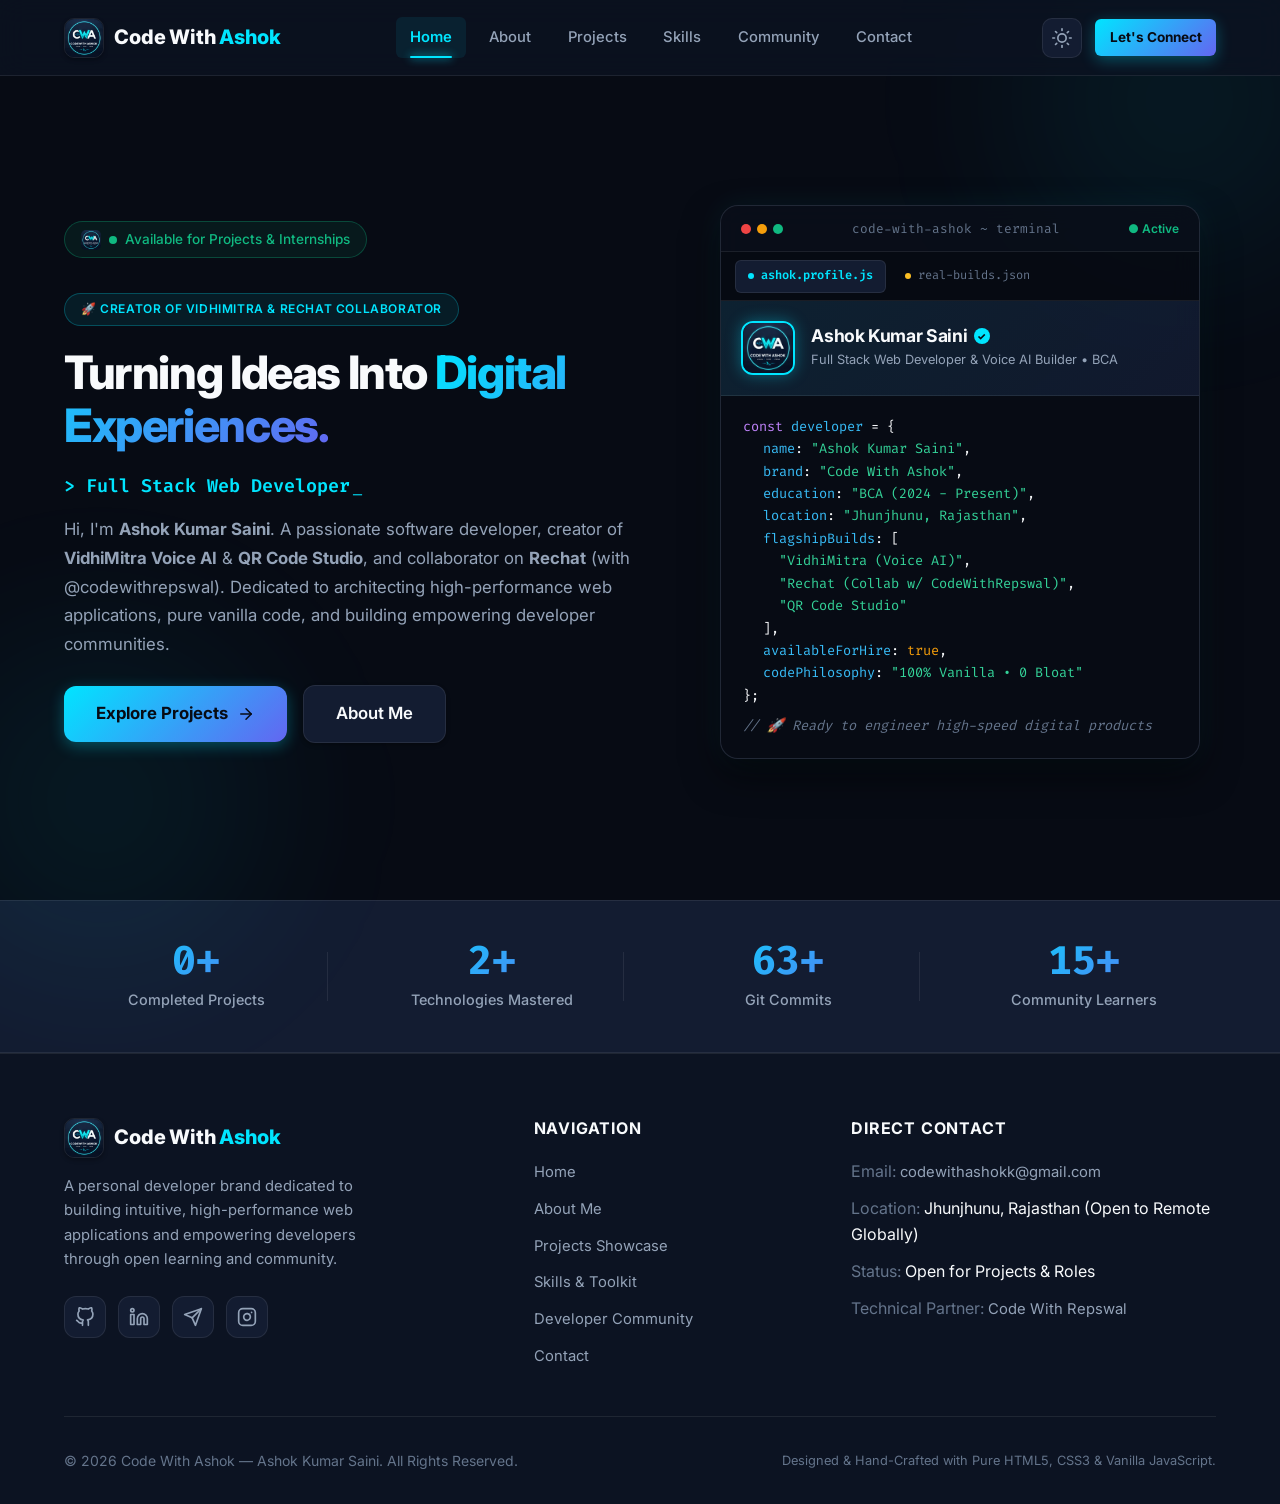
<file: index.html>
<!DOCTYPE html>
<html lang="en" data-theme="dark">

<head>
  <meta charset="UTF-8" />
  <meta name="viewport" content="width=device-width, initial-scale=1.0, viewport-fit=cover" />

  <!-- Primary SEO Meta Tags -->
  <title>Code With Ashok | Ashok Kumar Saini — Web Developer</title>
  <meta name="title" content="Code With Ashok | Ashok Kumar Saini — Web Developer" />
  <meta name="description"
    content="Code With Ashok — portfolio of Ashok Kumar Saini, Web Developer &amp; BCA Student building fast web apps, Voice AI &amp; projects in collab with Code With Repswal." />
  <meta name="keywords"
    content="Code With Ashok, Code With Repswal, Ashok Kumar Saini, Web Developer, BCA Student, Technical Partner, Developer Collaboration, HTML5, CSS3, JavaScript, Python, C++, VidhiMitra, Rechat, Jhunjhunu Rajasthan" />
  <meta name="author" content="Ashok Kumar Saini" />
  <meta name="creator" content="Ashok Kumar Saini" />
  <meta name="publisher" content="Code With Ashok" />
  <meta name="robots" content="index, follow, max-image-preview:large, max-snippet:-1, max-video-preview:-1" />
  <link rel="canonical" href="https://codewithashokk.onrender.com/" />

  <!-- Open Graph / LinkedIn / WhatsApp / Instagram -->
  <meta property="og:type" content="website" />
  <meta property="og:site_name" content="Code With Ashok" />
  <meta property="og:url" content="https://codewithashokk.onrender.com/" />
  <meta property="og:title" content="Code With Ashok | Ashok Kumar Saini — Web Developer &amp; BCA Student" />
  <meta property="og:description"
    content="Code With Ashok — portfolio of Ashok Kumar Saini, Web Developer &amp; BCA Student building fast web apps, Voice AI &amp; projects in collab with Code With Repswal." />
  <meta property="og:image" content="https://codewithashokk.onrender.com/assets/icons/codewithashokk.png" />
  <meta property="og:image:alt" content="Code With Ashok — Official Brand Logo by Ashok Kumar Saini" />
  <meta property="og:locale" content="en_IN" />

  <!-- Twitter (X) Card Tags -->
  <meta name="twitter:card" content="summary_large_image" />
  <meta name="twitter:site" content="@codewithashokk" />
  <meta name="twitter:creator" content="@codewithashokk" />
  <meta name="twitter:url" content="https://codewithashokk.onrender.com/" />
  <meta name="twitter:title" content="Code With Ashok | Ashok Kumar Saini — Web Developer" />
  <meta name="twitter:description"
    content="Portfolio of Ashok Kumar Saini (Web Developer &amp; BCA Student) showcasing web apps, Voice AI &amp; developer collaborations with Code With Repswal." />
  <meta name="twitter:image" content="https://codewithashokk.onrender.com/assets/icons/codewithashokk.png" />
  <meta name="twitter:image:alt" content="Code With Ashok — Official Portfolio Preview" />

  <!-- Favicon -->
  <link rel="icon" type="image/png" href="assets/icons/codewithashokk.png" />
  <link rel="apple-touch-icon" href="assets/icons/codewithashokk.png" />
  <link rel="alternate icon" href="favicon.ico" />

  <!-- Google Fonts Preconnect -->
  <link rel="preconnect" href="https://fonts.googleapis.com" />
  <link rel="preconnect" href="https://fonts.gstatic.com" crossorigin />
  <link
    href="https://fonts.googleapis.com/css2?family=Fira+Code:wght@400;500;600&family=Inter:wght@400;500;600;700;800&display=swap"
    rel="stylesheet" />

  <!-- Stylesheet -->
  <link rel="stylesheet" href="css/style.css?v=6" />

  <!-- Structured Data JSON-LD (Person + Organization + WebSite + Collaboration Partner) -->
  <script type="application/ld+json">
  {
    "@context": "https://schema.org",
    "@graph": [
      {
        "@type": "Person",
        "@id": "https://codewithashokk.onrender.com/#person",
        "name": "Ashok Kumar Saini",
        "alternateName": "Code With Ashok",
        "url": "https://codewithashokk.onrender.com/",
        "image": "https://codewithashokk.onrender.com/assets/icons/codewithashokk.png",
        "jobTitle": "Web Developer & BCA Student",
        "description": "Web Developer and BCA Student (2024–Present) building high-performance vanilla web applications, Voice AI tools, and strategic developer collaborations with Code With Repswal.",
        "address": {
          "@type": "PostalAddress",
          "addressLocality": "Jhunjhunu",
          "addressRegion": "Rajasthan"
        },
        "worksFor": {
          "@id": "https://codewithashokk.onrender.com/#organization"
        },
        "colleague": "https://codewithrepswal.onrender.com/",
        "knows": {
          "@type": "Person",
          "name": "Code With Repswal",
          "url": "https://codewithrepswal.onrender.com/"
        },
        "knowsAbout": ["HTML5", "CSS3", "JavaScript", "Web Development", "WebSockets", "Python", "C++", "DSA", "UI/UX Design"],
        "sameAs": [
          "https://www.linkedin.com/in/ashokkumarsainii",
          "https://x.com/codewithashokk",
          "https://www.instagram.com/codewithashokk",
          "https://github.com/CodeWithAshokk"
        ]
      },
      {
        "@type": "Organization",
        "@id": "https://codewithashokk.onrender.com/#organization",
        "name": "Code With Ashok",
        "url": "https://codewithashokk.onrender.com/",
        "logo": "https://codewithashokk.onrender.com/assets/icons/codewithashokk.png",
        "founder": {
          "@id": "https://codewithashokk.onrender.com/#person"
        },
        "member": [
          {
            "@id": "https://codewithashokk.onrender.com/#person"
          },
          {
            "@id": "https://codewithrepswal.onrender.com/#organization"
          }
        ],
        "sameAs": [
          "https://www.linkedin.com/in/ashokkumarsainii",
          "https://x.com/codewithashokk",
          "https://www.instagram.com/codewithashokk",
          "https://github.com/CodeWithAshokk"
        ]
      },
      {
        "@type": "Organization",
        "@id": "https://codewithrepswal.onrender.com/#organization",
        "name": "Code With Repswal",
        "url": "https://codewithrepswal.onrender.com/",
        "description": "Strategic Developer & Community Collaboration / Technical Partner of Code With Ashok."
      },
      {
        "@type": "WebSite",
        "@id": "https://codewithashokk.onrender.com/#website",
        "url": "https://codewithashokk.onrender.com/",
        "name": "Code With Ashok",
        "description": "Official developer portfolio of Ashok Kumar Saini — Web Developer & BCA Student, in strategic technical collaboration with Code With Repswal.",
        "inLanguage": "en",
        "author": {
          "@id": "https://codewithashokk.onrender.com/#person"
        },
        "creator": {
          "@id": "https://codewithashokk.onrender.com/#person"
        },
        "publisher": {
          "@id": "https://codewithashokk.onrender.com/#organization"
        },
        "contributor": {
          "@id": "https://codewithrepswal.onrender.com/#organization"
        }
      }
    ]
  }
  </script>
</head>

<body>

  <!-- Ambient Glow Effects -->
  <div class="ambient-glow ambient-top-right" aria-hidden="true"></div>
  <div class="ambient-glow ambient-bottom-left" aria-hidden="true"></div>

  <!-- NAVIGATION BAR -->
  <header class="navbar" role="banner">
    <div class="container nav-container">
      <a href="index.html" class="brand-logo" aria-label="Code With Ashok Home">
        <img src="assets/icons/codewithashokk.png" alt="Code With Ashok Logo" class="brand-logo-img" width="40"
          height="40" />
        <span class="brand-text">Code With <span>Ashok</span></span>
      </a>

      <!-- Desktop Navigation Menu -->
      <nav class="nav-menu" role="navigation" aria-label="Primary Navigation">
        <a href="index.html" class="nav-link active">Home</a>
        <a href="about.html" class="nav-link">About</a>
        <a href="projects.html" class="nav-link">Projects</a>
        <a href="skills.html" class="nav-link">Skills</a>
        <a href="community.html" class="nav-link">Community</a>
        <a href="contact.html" class="nav-link">Contact</a>
      </nav>

      <!-- Nav Actions (Theme Switcher & Let's Connect CTA) -->
      <div class="nav-actions">
        <button id="theme-toggle-btn" class="theme-toggle-btn" aria-label="Switch to light theme" title="Switch Theme">
          <span id="theme-icon" aria-hidden="true">
            <svg xmlns="http://www.w3.org/2000/svg" viewBox="0 0 24 24" fill="none" stroke="currentColor"
              stroke-width="2" stroke-linecap="round" stroke-linejoin="round">
              <circle cx="12" cy="12" r="5"></circle>
              <line x1="12" y1="1" x2="12" y2="3"></line>
              <line x1="12" y1="21" x2="12" y2="23"></line>
              <line x1="4.22" y1="4.22" x2="5.64" y2="5.64"></line>
              <line x1="18.36" y1="18.36" x2="19.78" y2="19.78"></line>
              <line x1="1" y1="12" x2="3" y2="12"></line>
              <line x1="21" y1="12" x2="23" y2="12"></line>
              <line x1="4.22" y1="19.78" x2="5.64" y2="18.36"></line>
              <line x1="18.36" y1="5.64" x2="19.78" y2="4.22"></line>
            </svg>
          </span>
        </button>

        <a href="contact.html" class="btn btn-primary btn-sm" style="display: none;" id="desktop-cta">Let's Connect</a>
        <style>
          @media(min-width: 768px) {
            #desktop-cta {
              display: inline-flex !important;
            }
          }
        </style>

        <!-- Mobile Hamburger Toggle -->
        <button id="hamburger-btn" class="hamburger-btn" aria-label="Toggle navigation drawer" aria-expanded="false">
          <span></span>
          <span></span>
          <span></span>
        </button>
      </div>
    </div>
  </header>

  <!-- Mobile Navigation Overlay & Drawer -->
  <div id="mobile-nav-overlay" class="mobile-nav-overlay" aria-hidden="true"></div>
  <aside id="mobile-nav-drawer" class="mobile-nav-drawer" aria-label="Mobile Navigation">
    <div class="mobile-nav-links">
      <a href="index.html" class="mobile-nav-link active">Home</a>
      <a href="about.html" class="mobile-nav-link">About</a>
      <a href="projects.html" class="mobile-nav-link">Projects</a>
      <a href="skills.html" class="mobile-nav-link">Skills</a>
      <a href="community.html" class="mobile-nav-link">Community</a>
      <a href="contact.html" class="mobile-nav-link">Contact</a>
    </div>

    <div class="mobile-nav-footer">
      <a href="contact.html" class="btn btn-primary" style="width: 100%;">Let's Connect</a>
      <div class="mobile-socials">
        <a href="https://github.com/CodeWithAshokk" target="_blank" rel="noopener noreferrer" class="social-icon-btn"
          aria-label="GitHub">
          <svg viewBox="0 0 24 24" fill="none" stroke="currentColor" stroke-width="2" stroke-linecap="round"
            stroke-linejoin="round">
            <path
              d="M9 19c-5 1.5-5-2.5-7-3m14 6v-3.87a3.37 3.37 0 0 0-.94-2.61c3.14-.35 6.44-1.54 6.44-7A5.44 5.44 0 0 0 20 4.77 5.07 5.07 0 0 0 19.91 1S18.73.65 16 2.48a13.38 13.38 0 0 0-7 0C6.27.65 5.09 1 5.09 1A5.07 5.07 0 0 0 5 4.77a5.44 5.44 0 0 0-1.5 3.78c0 5.42 3.3 6.61 6.44 7A3.37 3.37 0 0 0 9 18.13V22">
            </path>
          </svg>
        </a>
        <a href="https://www.linkedin.com/in/ashokkumarsainii" target="_blank" rel="noopener noreferrer"
          class="social-icon-btn" aria-label="LinkedIn">
          <svg viewBox="0 0 24 24" fill="none" stroke="currentColor" stroke-width="2" stroke-linecap="round"
            stroke-linejoin="round">
            <path d="M16 8a6 6 0 0 1 6 6v7h-4v-7a2 2 0 0 0-2-2 2 2 0 0 0-2 2v7h-4v-7a6 6 0 0 1 6-6z"></path>
            <rect x="2" y="9" width="4" height="12"></rect>
            <circle cx="4" cy="4" r="2"></circle>
          </svg>
        </a>
        <a href="https://t.me/+O-ia_6re6TllYWFl" target="_blank" rel="noopener noreferrer" class="social-icon-btn"
          aria-label="Telegram">
          <svg viewBox="0 0 24 24" fill="none" stroke="currentColor" stroke-width="2" stroke-linecap="round"
            stroke-linejoin="round">
            <line x1="22" y1="2" x2="11" y2="13"></line>
            <polygon points="22 2 15 22 11 13 2 9 22 2"></polygon>
          </svg>
        </a>
      </div>
    </div>
  </aside>

  <!-- MAIN CONTENT AREA -->
  <main id="main-content" class="main-content">

    <!-- HERO SECTION -->
    <section class="hero" aria-labelledby="hero-heading">
      <div class="container hero-grid">

        <!-- Left Hero Content -->
        <div class="hero-content reveal-on-scroll">
          <div style="display: flex; flex-wrap: wrap; gap: 0.65rem; align-items: center; margin-bottom: 1.25rem;">
            <div class="hero-badge" style="display: inline-flex; align-items: center; gap: 0.5rem;">
              <img src="assets/icons/codewithashokk.png" alt="Code With Ashok Logo" width="20" height="20"
                style="border-radius: 5px; object-fit: cover;" />
              <span class="pulse-dot" aria-hidden="true"></span>
              <span>Available for Projects &amp; Internships</span>
            </div>
            <span class="section-tag" style="margin-bottom: 0; font-size: 0.75rem;">🚀 Creator of VidhiMitra &amp;
              Rechat Collaborator</span>
          </div>

          <h1 id="hero-heading" class="hero-title">
            Turning Ideas Into <span class="text-gradient">Digital Experiences.</span>
          </h1>

          <!-- Live Typewriter Sub-Heading -->
          <div class="typewriter-wrap" aria-label="Developer Specializations">
            <span>&gt;&nbsp;</span><span id="typewriter" class="typewriter-text">Full Stack Web Developer</span><span
              class="typewriter-cursor">_</span>
          </div>

          <p class="hero-subtitle">
            Hi, I'm <strong>Ashok Kumar Saini</strong>. A passionate software developer, creator of <strong>VidhiMitra
              Voice AI</strong> &amp; <strong>QR Code Studio</strong>, and collaborator on <strong>Rechat</strong> (with
            @codewithrepswal). Dedicated to architecting high-performance web applications, pure vanilla code, and
            building empowering developer communities.
          </p>

          <!-- Call to Action Buttons -->
          <div class="btn-group">
            <a href="projects.html" class="btn btn-primary btn-lg">
              Explore Projects
              <svg xmlns="http://www.w3.org/2000/svg" viewBox="0 0 24 24" fill="none" stroke="currentColor"
                stroke-width="2" stroke-linecap="round" stroke-linejoin="round" aria-hidden="true">
                <line x1="5" y1="12" x2="19" y2="12"></line>
                <polyline points="12 5 19 12 12 19"></polyline>
              </svg>
            </a>
            <a href="about.html" class="btn btn-secondary btn-lg">About Me</a>
          </div>
        </div>

        <!-- Right Hero Visual / Interactive Workstation Card -->
        <div class="hero-visual reveal-on-scroll">
          <div class="hero-card-frame">

            <!-- Window Titlebar with Traffic Dots -->
            <div class="card-header-bar">
              <div class="window-dots" aria-hidden="true">
                <span class="window-dot dot-red"></span>
                <span class="window-dot dot-yellow"></span>
                <span class="window-dot dot-green"></span>
              </div>
              <span class="window-title">code-with-ashok ~ terminal</span>
              <span style="font-size: 0.75rem; color: var(--accent-emerald); font-weight: 600;">● Active</span>
            </div>

            <!-- Terminal Tabs Bar -->
            <div class="terminal-tabs-bar" role="tablist" aria-label="Terminal File Tabs">
              <button class="terminal-tab active" data-tab="tab-profile" role="tab" aria-selected="true">
                <span class="terminal-tab-dot"></span>
                ashok.profile.js
              </button>
              <button class="terminal-tab" data-tab="tab-builds" role="tab" aria-selected="false">
                <span class="terminal-tab-dot" style="background: #fbbf24;"></span>
                real-builds.json
              </button>
            </div>

            <!-- Tab Pane 1: Profile & Live Code -->
            <div id="tab-profile" class="terminal-pane active">
              <div class="hero-dev-header">
                <img src="assets/icons/codewithashokk.png" alt="Code With Ashok Logo" class="hero-dev-img" width="54"
                  height="54" />
                <div class="hero-dev-info">
                  <h3>
                    Ashok Kumar Saini
                    <span class="verified-badge" title="Verified Developer">✓</span>
                  </h3>
                  <p>Full Stack Web Developer &amp; Voice AI Builder • BCA</p>
                </div>
              </div>

              <div class="code-snippet-box">
                <div><span class="code-keyword">const</span> <span class="code-var">developer</span> = {</div>
                <div style="padding-left: 1.25rem;"><span class="code-var">name</span>: <span class="code-string">"Ashok
                    Kumar Saini"</span>,</div>
                <div style="padding-left: 1.25rem;"><span class="code-var">brand</span>: <span class="code-string">"Code
                    With Ashok"</span>,</div>
                <div style="padding-left: 1.25rem;"><span class="code-var">education</span>: <span
                    class="code-string">"BCA (2024 - Present)"</span>,</div>
                <div style="padding-left: 1.25rem;"><span class="code-var">location</span>: <span
                    class="code-string">"Jhunjhunu, Rajasthan"</span>,</div>
                <div style="padding-left: 1.25rem;"><span class="code-var">flagshipBuilds</span>: [</div>
                <div style="padding-left: 2.25rem;"><span class="code-string">"VidhiMitra (Voice AI)"</span>,</div>
                <div style="padding-left: 2.25rem;"><span class="code-string">"Rechat (Collab w/
                    CodeWithRepswal)"</span>,</div>
                <div style="padding-left: 2.25rem;"><span class="code-string">"QR Code Studio"</span></div>
                <div style="padding-left: 1.25rem;">],</div>
                <div style="padding-left: 1.25rem;"><span class="code-var">availableForHire</span>: <span
                    class="code-bool">true</span>,</div>
                <div style="padding-left: 1.25rem;"><span class="code-var">codePhilosophy</span>: <span
                    class="code-string">"100% Vanilla • 0 Bloat"</span></div>
                <div>};</div>
                <div class="code-comment" style="margin-top: 0.5rem;">// 🚀 Ready to engineer high-speed digital
                  products</div>
              </div>
            </div>

            <!-- Tab Pane 2: Real Builds JSON -->
            <div id="tab-builds" class="terminal-pane">
              <div class="code-snippet-box" style="padding-top: 1.5rem;">
                <div>{</div>
                <div style="padding-left: 1.25rem;"><span class="code-var">"rechat"</span>: {</div>
                <div style="padding-left: 2.25rem;"><span class="code-var">"type"</span>: <span
                    class="code-string">"Realtime Messenger"</span>,</div>
                <div style="padding-left: 2.25rem;"><span class="code-var">"collabWith"</span>: <span
                    class="code-string">"@codewithrepswal"</span>,</div>
                <div style="padding-left: 2.25rem;"><span class="code-var">"protocol"</span>: <span
                    class="code-string">"WebSockets &amp; WebRTC"</span>,</div>
                <div style="padding-left: 2.25rem;"><span class="code-var">"status"</span>: <span
                    class="code-string">"Production Ready"</span></div>
                <div style="padding-left: 1.25rem;">},</div>
                <div style="padding-left: 1.25rem;"><span class="code-var">"vidhiMitra"</span>: {</div>
                <div style="padding-left: 2.25rem;"><span class="code-var">"type"</span>: <span
                    class="code-string">"BolAdhikar Voice AI"</span>,</div>
                <div style="padding-left: 2.25rem;"><span class="code-var">"domain"</span>: <span
                    class="code-string">"Legal-Tech &amp; Citizen Rights"</span></div>
                <div style="padding-left: 1.25rem;">},</div>
                <div style="padding-left: 1.25rem;"><span class="code-var">"qrCodeStudio"</span>: {</div>
                <div style="padding-left: 2.25rem;"><span class="code-var">"render"</span>: <span
                    class="code-string">"Client-Side Canvas &amp; SVG"</span></div>
                <div style="padding-left: 1.25rem;">}</div>
                <div>}</div>
              </div>
            </div>

          </div>

        </div>

      </div>
    </section>

    <!-- METRICS STRIP -->
    <section class="metrics-strip" aria-label="Developer Milestones">
      <div class="container">
        <div class="metrics-grid">
          <div class="metric-item reveal-on-scroll">
            <div class="metric-number" data-target="3" data-suffix="+">3+</div>
            <div class="metric-label">Completed Projects</div>
          </div>
          <div class="metric-item reveal-on-scroll">
            <div class="metric-number" data-target="8" data-suffix="+">8+</div>
            <div class="metric-label">Technologies Mastered</div>
          </div>
          <div class="metric-item reveal-on-scroll">
            <div class="metric-number" data-target="200" data-suffix="+">200+</div>
            <div class="metric-label">Git Commits</div>
          </div>
          <div class="metric-item reveal-on-scroll">
            <div class="metric-number" data-target="50" data-suffix="+">50+</div>
            <div class="metric-label">Community Learners</div>
          </div>
        </div>
      </div>
    </section>

  </main>

  <!-- PROFESSIONAL FOOTER -->
  <footer class="footer" role="contentinfo">
    <div class="container">
      <div class="footer-grid">

        <!-- Brand Description -->
        <div class="footer-brand">
          <a href="index.html" class="brand-logo">
            <img src="assets/icons/codewithashokk.png" alt="Code With Ashok Logo" class="brand-logo-img" width="40"
              height="40" />
            <span class="brand-text">Code With <span>Ashok</span></span>
          </a>
          <p>
            A personal developer brand dedicated to building intuitive, high-performance web applications and empowering
            developers through open learning and community.
          </p>
          <div class="social-links-row" style="margin-top: 1.5rem;">
            <a href="https://github.com/CodeWithAshokk" target="_blank" rel="noopener noreferrer"
              class="social-icon-btn" aria-label="GitHub Profile">
              <svg viewBox="0 0 24 24" fill="none" stroke="currentColor" stroke-width="2" stroke-linecap="round"
                stroke-linejoin="round">
                <path
                  d="M9 19c-5 1.5-5-2.5-7-3m14 6v-3.87a3.37 3.37 0 0 0-.94-2.61c3.14-.35 6.44-1.54 6.44-7A5.44 5.44 0 0 0 20 4.77 5.07 5.07 0 0 0 19.91 1S18.73.65 16 2.48a13.38 13.38 0 0 0-7 0C6.27.65 5.09 1 5.09 1A5.07 5.07 0 0 0 5 4.77a5.44 5.44 0 0 0-1.5 3.78c0 5.42 3.3 6.61 6.44 7A3.37 3.37 0 0 0 9 18.13V22">
                </path>
              </svg>
            </a>
            <a href="https://www.linkedin.com/in/ashokkumarsainii" target="_blank" rel="noopener noreferrer"
              class="social-icon-btn" aria-label="LinkedIn Profile">
              <svg viewBox="0 0 24 24" fill="none" stroke="currentColor" stroke-width="2" stroke-linecap="round"
                stroke-linejoin="round">
                <path d="M16 8a6 6 0 0 1 6 6v7h-4v-7a2 2 0 0 0-2-2 2 2 0 0 0-2 2v7h-4v-7a6 6 0 0 1 6-6z"></path>
                <rect x="2" y="9" width="4" height="12"></rect>
                <circle cx="4" cy="4" r="2"></circle>
              </svg>
            </a>
            <a href="https://t.me/+O-ia_6re6TllYWFl" target="_blank" rel="noopener noreferrer" class="social-icon-btn"
              aria-label="Telegram Channel">
              <svg viewBox="0 0 24 24" fill="none" stroke="currentColor" stroke-width="2" stroke-linecap="round"
                stroke-linejoin="round">
                <line x1="22" y1="2" x2="11" y2="13"></line>
                <polygon points="22 2 15 22 11 13 2 9 22 2"></polygon>
              </svg>
            </a>
            <a href="https://www.instagram.com/codewithashokk" target="_blank" rel="noopener noreferrer"
              class="social-icon-btn" aria-label="Instagram Page">
              <svg viewBox="0 0 24 24" fill="none" stroke="currentColor" stroke-width="2" stroke-linecap="round"
                stroke-linejoin="round">
                <rect x="2" y="2" width="20" height="20" rx="5" ry="5"></rect>
                <path d="M16 11.37A4 4 0 1 1 12.63 8 4 4 0 0 1 16 11.37z"></path>
                <line x1="17.5" y1="6.5" x2="17.51" y2="6.5"></line>
              </svg>
            </a>
          </div>
        </div>

        <!-- Navigation Links -->
        <div>
          <h3 class="footer-heading">Navigation</h3>
          <ul class="footer-links">
            <li><a href="index.html" class="footer-link">Home</a></li>
            <li><a href="about.html" class="footer-link">About Me</a></li>
            <li><a href="projects.html" class="footer-link">Projects Showcase</a></li>
            <li><a href="skills.html" class="footer-link">Skills &amp; Toolkit</a></li>
            <li><a href="community.html" class="footer-link">Developer Community</a></li>
            <li><a href="contact.html" class="footer-link">Contact</a></li>
          </ul>
        </div>

        <!-- Contact & Location Info -->
        <div>
          <h3 class="footer-heading">Direct Contact</h3>
          <ul class="footer-links">
            <li><span style="color: var(--text-muted);">Email:</span> <a href="mailto:codewithashokk@gmail.com"
                class="footer-link">codewithashokk@gmail.com</a></li>
            <li><span style="color: var(--text-muted);">Location:</span> Jhunjhunu, Rajasthan (Open to Remote Globally)
            </li>
            <li><span style="color: var(--text-muted);">Status:</span> Open for Projects &amp; Roles</li>
            <li><span style="color: var(--text-muted);">Technical Partner:</span> <a
                href="https://codewithrepswal.onrender.com" target="_blank" rel="noopener" class="footer-link">Code With
                Repswal</a></li>
          </ul>
        </div>

      </div>

      <!-- Footer Bottom Copyright -->
      <div class="footer-bottom">
        <p class="copyright-text">
          &copy; <span id="current-year">2026</span> Code With Ashok — Ashok Kumar Saini. All Rights Reserved.
        </p>
        <p class="copyright-text" style="font-size: 0.8rem;">
          Designed &amp; Hand-Crafted with Pure HTML5, CSS3 &amp; Vanilla JavaScript.
        </p>
      </div>
    </div>
  </footer>

  <!-- BACK TO TOP BUTTON -->
  <button id="back-to-top" class="back-to-top" aria-label="Back to top" title="Back to top">
    <svg xmlns="http://www.w3.org/2000/svg" viewBox="0 0 24 24" fill="none" stroke="currentColor" stroke-width="2.5"
      stroke-linecap="round" stroke-linejoin="round">
      <polyline points="18 15 12 9 6 15"></polyline>
    </svg>
  </button>

  <!-- MOBILE BOTTOM NAVIGATION TAB BAR -->
  <nav class="mobile-bottom-nav" aria-label="Mobile Bottom Navigation">
    <a href="index.html" class="bottom-nav-item active" aria-current="page">
      <svg viewBox="0 0 24 24" fill="none" stroke="currentColor" stroke-width="2" stroke-linecap="round" stroke-linejoin="round" aria-hidden="true">
        <path d="M3 9l9-7 9 7v11a2 2 0 0 1-2 2H5a2 2 0 0 1-2-2z"></path>
        <polyline points="9 22 9 12 15 12 15 22"></polyline>
      </svg>
      <span>Home</span>
    </a>
    <a href="about.html" class="bottom-nav-item">
      <svg viewBox="0 0 24 24" fill="none" stroke="currentColor" stroke-width="2" stroke-linecap="round" stroke-linejoin="round" aria-hidden="true">
        <path d="M20 21v-2a4 4 0 0 0-4-4H8a4 4 0 0 0-4 4v2"></path>
        <circle cx="12" cy="7" r="4"></circle>
      </svg>
      <span>About</span>
    </a>
    <a href="projects.html" class="bottom-nav-item">
      <svg viewBox="0 0 24 24" fill="none" stroke="currentColor" stroke-width="2" stroke-linecap="round" stroke-linejoin="round" aria-hidden="true">
        <polyline points="16 18 22 12 16 6"></polyline>
        <polyline points="8 6 2 12 8 18"></polyline>
      </svg>
      <span>Projects</span>
    </a>
    <a href="skills.html" class="bottom-nav-item">
      <svg viewBox="0 0 24 24" fill="none" stroke="currentColor" stroke-width="2" stroke-linecap="round" stroke-linejoin="round" aria-hidden="true">
        <polygon points="12 2 2 7 12 12 22 7 12 2"></polygon>
        <polyline points="2 17 12 22 22 17"></polyline>
        <polyline points="2 12 12 17 22 12"></polyline>
      </svg>
      <span>Skills</span>
    </a>
    <a href="contact.html" class="bottom-nav-item">
      <svg viewBox="0 0 24 24" fill="none" stroke="currentColor" stroke-width="2" stroke-linecap="round" stroke-linejoin="round" aria-hidden="true">
        <path d="M4 4h16c1.1 0 2 .9 2 2v12c0 1.1-.9 2-2 2H4c-1.1 0-2-.9-2-2V6c0-1.1.9-2 2-2z"></path>
        <polyline points="22,6 12,13 2,6"></polyline>
      </svg>
      <span>Contact</span>
    </a>
  </nav>

  <!-- JAVASCRIPT MODULES -->
  <script src="js/main.js?v=5"></script>
</body>

</html>
</file>
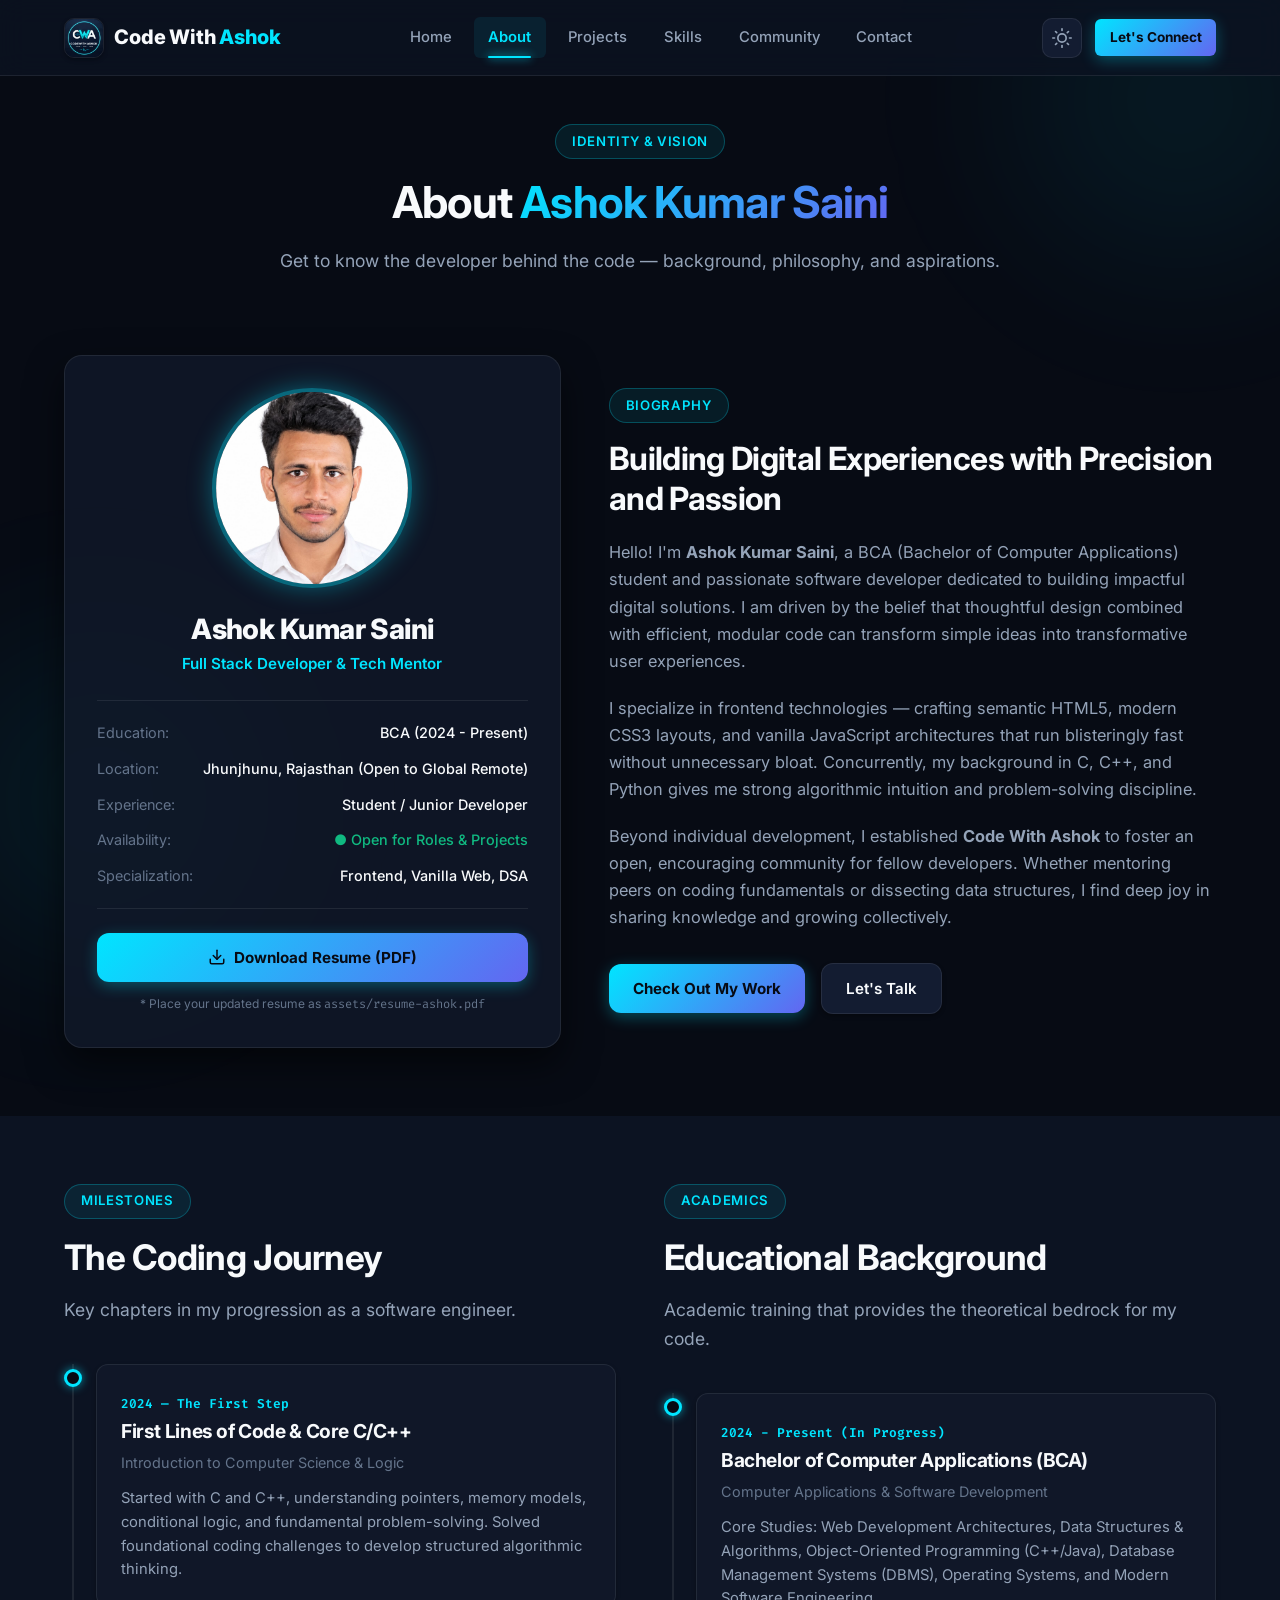
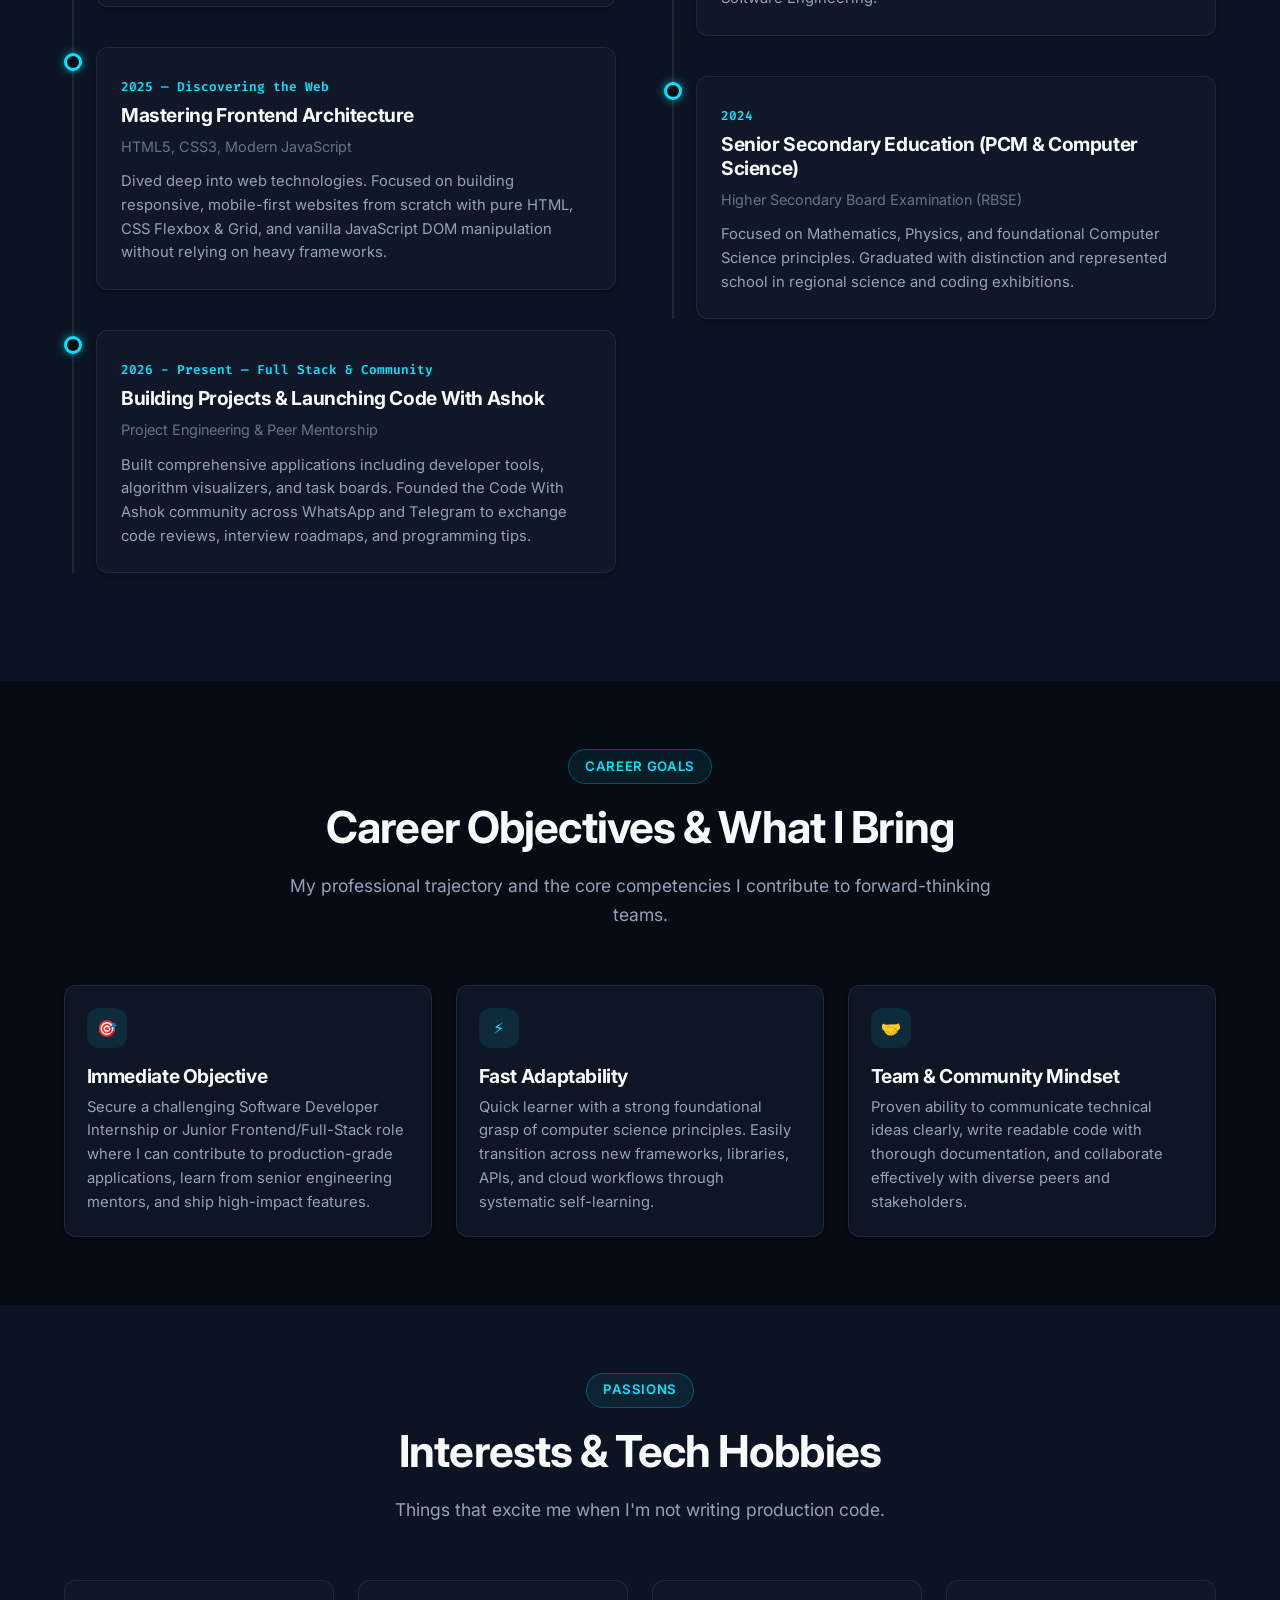
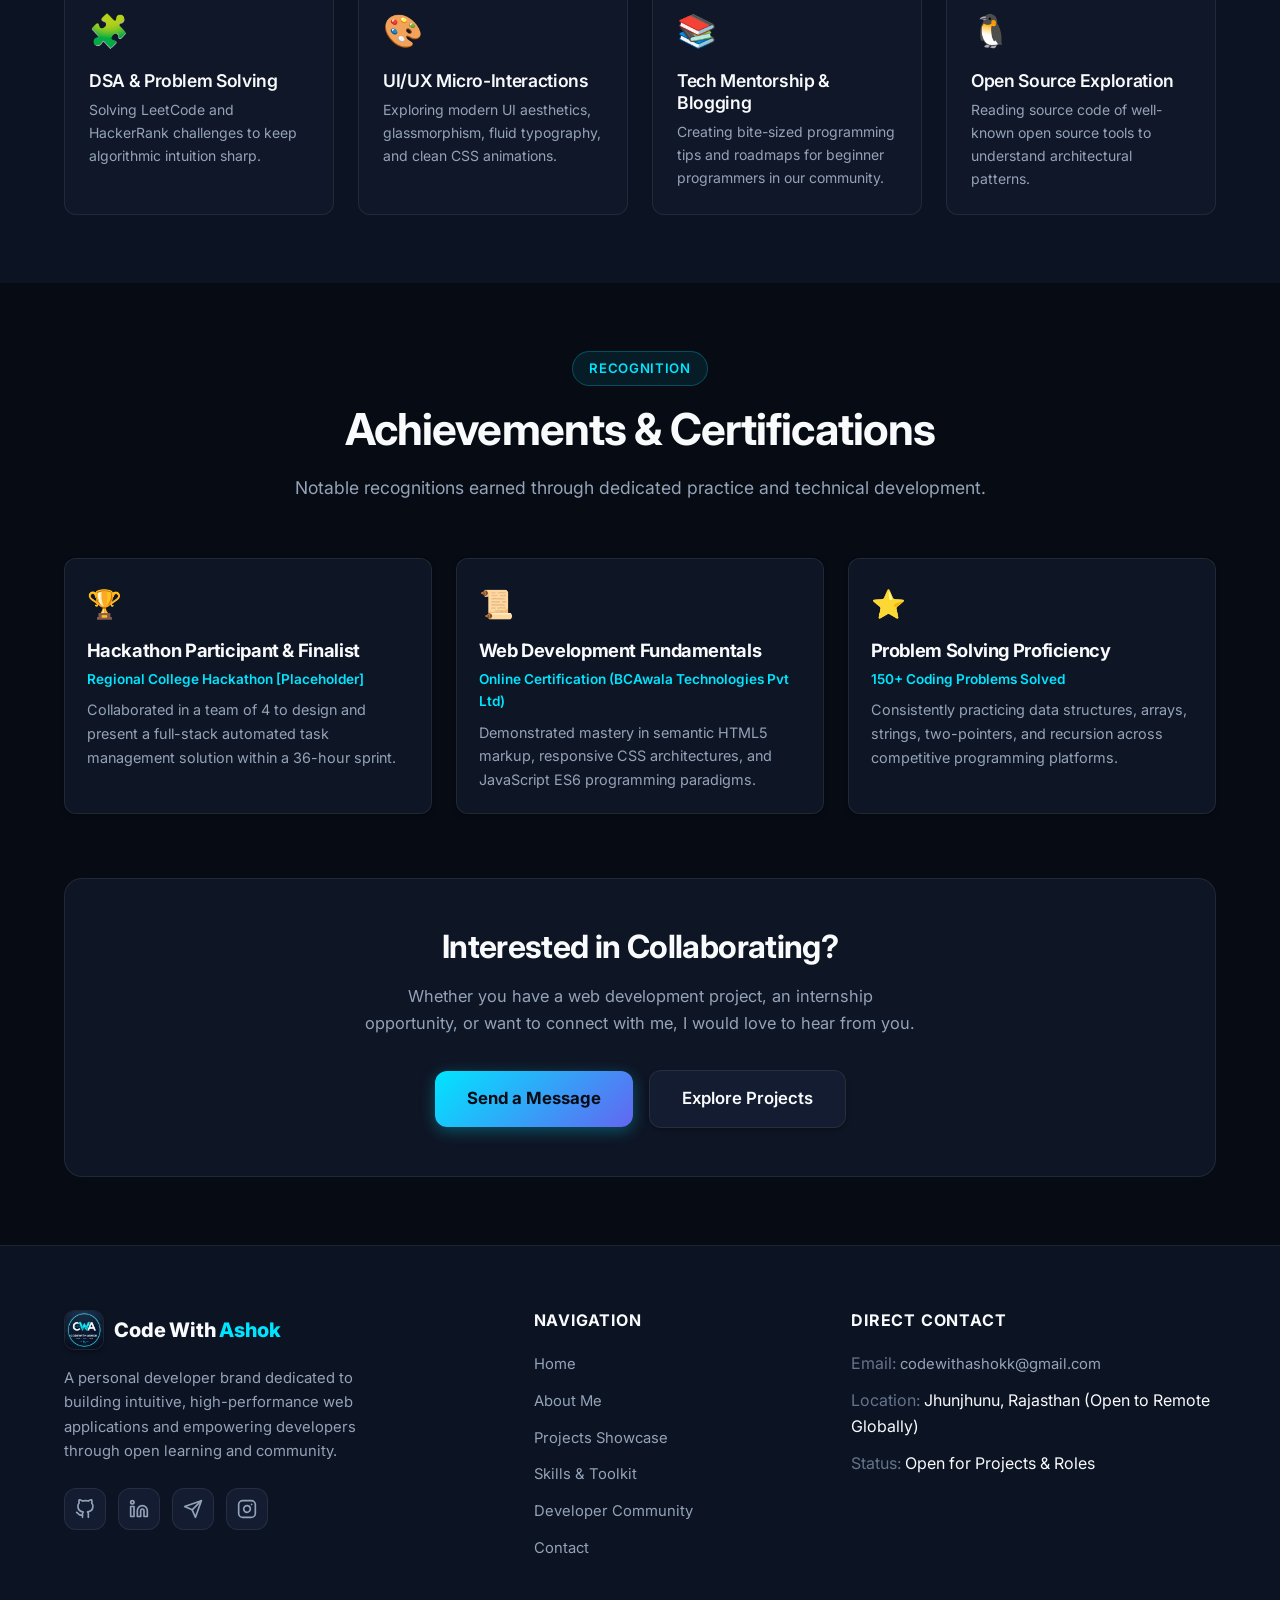
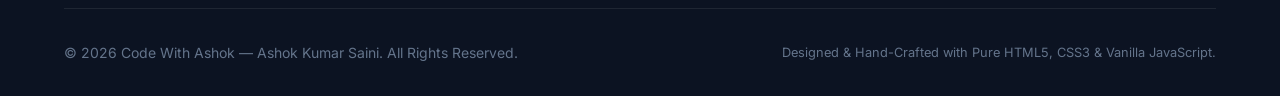
<file: about.html>
<!DOCTYPE html>
<html lang="en" data-theme="dark">
<head>
  <meta charset="UTF-8" />
  <meta name="viewport" content="width=device-width, initial-scale=1.0, viewport-fit=cover" />
  
  <!-- Primary SEO Meta Tags -->
  <title>About Ashok Kumar Saini | BCA Student &amp; Web Developer</title>
  <meta name="title" content="About Ashok Kumar Saini | BCA Student &amp; Web Developer" />
  <meta name="description" content="Learn about Ashok Kumar Saini (Code With Ashok), a Web Developer &amp; BCA Student (2024–Present) from Jhunjhunu, Rajasthan sharing his coding journey &amp; skills." />
  <meta name="keywords" content="About Ashok Kumar Saini, Code With Ashok, BCA Student, Web Developer, RBSE 2024, Jhunjhunu Rajasthan, Coding Journey, Developer Bio" />
  <meta name="author" content="Ashok Kumar Saini" />
  <meta name="creator" content="Ashok Kumar Saini" />
  <meta name="publisher" content="Code With Ashok" />
  <meta name="robots" content="index, follow, max-image-preview:large, max-snippet:-1, max-video-preview:-1" />
  <link rel="canonical" href="https://codewithashokk.onrender.com/about.html" />

  <!-- Open Graph / LinkedIn / WhatsApp / Instagram -->
  <meta property="og:type" content="profile" />
  <meta property="og:site_name" content="Code With Ashok" />
  <meta property="og:url" content="https://codewithashokk.onrender.com/about.html" />
  <meta property="og:title" content="About Ashok Kumar Saini | BCA Student &amp; Web Developer" />
  <meta property="og:description" content="Learn about Ashok Kumar Saini (Code With Ashok), a Web Developer &amp; BCA Student (2024–Present) from Jhunjhunu, Rajasthan sharing his coding journey &amp; skills." />
  <meta property="og:image" content="https://codewithashokk.onrender.com/assets/images/ashok.jpeg" />
  <meta property="og:image:alt" content="Ashok Kumar Saini — Web Developer &amp; BCA Student" />
  <meta property="og:locale" content="en_IN" />

  <!-- Twitter (X) Card Tags -->
  <meta name="twitter:card" content="summary_large_image" />
  <meta name="twitter:site" content="@codewithashokk" />
  <meta name="twitter:creator" content="@codewithashokk" />
  <meta name="twitter:url" content="https://codewithashokk.onrender.com/about.html" />
  <meta name="twitter:title" content="About Ashok Kumar Saini | Code With Ashok" />
  <meta name="twitter:description" content="Web Developer &amp; BCA Student portfolio, education, certifications, and coding journey of Ashok Kumar Saini." />
  <meta name="twitter:image" content="https://codewithashokk.onrender.com/assets/images/ashok.jpeg" />
  <meta name="twitter:image:alt" content="Ashok Kumar Saini — Developer Portrait" />

  <!-- Favicon -->
  <link rel="icon" type="image/png" href="assets/icons/codewithashokk.png" />
  <link rel="apple-touch-icon" href="assets/icons/codewithashokk.png" />
  <link rel="alternate icon" href="favicon.ico" />

  <!-- Google Fonts Preconnect -->
  <link rel="preconnect" href="https://fonts.googleapis.com" />
  <link rel="preconnect" href="https://fonts.gstatic.com" crossorigin />
  <link href="https://fonts.googleapis.com/css2?family=Fira+Code:wght@400;500;600&family=Inter:wght@400;500;600;700;800&display=swap" rel="stylesheet" />

  <!-- Stylesheet -->
  <link rel="stylesheet" href="css/style.css?v=6" />

  <!-- Structured Data JSON-LD -->
  <script type="application/ld+json">
  {
    "@context": "https://schema.org",
    "@type": "ProfilePage",
    "url": "https://codewithashokk.onrender.com/about.html",
    "mainEntity": {
      "@type": "Person",
      "@id": "https://codewithashokk.onrender.com/#person",
      "name": "Ashok Kumar Saini",
      "alternateName": "Code With Ashok",
      "url": "https://codewithashokk.onrender.com/",
      "image": "https://codewithashokk.onrender.com/assets/images/ashok.jpeg",
      "jobTitle": "Web Developer & BCA Student",
      "description": "Web Developer and BCA Student (2024–Present) building clean modular web applications and developer communities.",
      "sameAs": [
        "https://www.linkedin.com/in/ashokkumarsainii",
        "https://x.com/codewithashokk",
        "https://www.instagram.com/codewithashokk",
        "https://github.com/CodeWithAshokk"
      ]
    }
  }
  </script>
</head>
<body>

  <!-- Ambient Glow Effects -->
  <div class="ambient-glow ambient-top-right" aria-hidden="true"></div>
  <div class="ambient-glow ambient-bottom-left" aria-hidden="true"></div>

  <!-- NAVIGATION BAR -->
  <header class="navbar" role="banner">
    <div class="container nav-container">
      <a href="index.html" class="brand-logo" aria-label="Code With Ashok Home">
        <img src="assets/icons/codewithashokk.png" alt="Code With Ashok Logo" class="brand-logo-img" width="40" height="40" />
        <span class="brand-text">Code With <span>Ashok</span></span>
      </a>

      <!-- Desktop Navigation Menu -->
      <nav class="nav-menu" role="navigation" aria-label="Primary Navigation">
        <a href="index.html" class="nav-link">Home</a>
        <a href="about.html" class="nav-link active">About</a>
        <a href="projects.html" class="nav-link">Projects</a>
        <a href="skills.html" class="nav-link">Skills</a>
        <a href="community.html" class="nav-link">Community</a>
        <a href="contact.html" class="nav-link">Contact</a>
      </nav>

      <!-- Nav Actions (Theme Switcher & Let's Connect CTA) -->
      <div class="nav-actions">
        <button id="theme-toggle-btn" class="theme-toggle-btn" aria-label="Switch to light theme" title="Switch Theme">
          <span id="theme-icon" aria-hidden="true">
            <svg xmlns="http://www.w3.org/2000/svg" viewBox="0 0 24 24" fill="none" stroke="currentColor" stroke-width="2" stroke-linecap="round" stroke-linejoin="round">
              <circle cx="12" cy="12" r="5"></circle>
              <line x1="12" y1="1" x2="12" y2="3"></line>
              <line x1="12" y1="21" x2="12" y2="23"></line>
              <line x1="4.22" y1="4.22" x2="5.64" y2="5.64"></line>
              <line x1="18.36" y1="18.36" x2="19.78" y2="19.78"></line>
              <line x1="1" y1="12" x2="3" y2="12"></line>
              <line x1="21" y1="12" x2="23" y2="12"></line>
              <line x1="4.22" y1="19.78" x2="5.64" y2="18.36"></line>
              <line x1="18.36" y1="5.64" x2="19.78" y2="4.22"></line>
            </svg>
          </span>
        </button>

        <a href="contact.html" class="btn btn-primary btn-sm" style="display: none;" id="desktop-cta">Let's Connect</a>
        <style>@media(min-width: 768px){ #desktop-cta { display: inline-flex !important; } }</style>

        <!-- Mobile Hamburger Toggle -->
        <button id="hamburger-btn" class="hamburger-btn" aria-label="Toggle navigation drawer" aria-expanded="false">
          <span></span>
          <span></span>
          <span></span>
        </button>
      </div>
    </div>
  </header>

  <!-- Mobile Navigation Overlay & Drawer -->
  <div id="mobile-nav-overlay" class="mobile-nav-overlay" aria-hidden="true"></div>
  <aside id="mobile-nav-drawer" class="mobile-nav-drawer" aria-label="Mobile Navigation">
    <div class="mobile-nav-links">
      <a href="index.html" class="mobile-nav-link">Home</a>
      <a href="about.html" class="mobile-nav-link active">About</a>
      <a href="projects.html" class="mobile-nav-link">Projects</a>
      <a href="skills.html" class="mobile-nav-link">Skills</a>
      <a href="community.html" class="mobile-nav-link">Community</a>
      <a href="contact.html" class="mobile-nav-link">Contact</a>
    </div>

    <div class="mobile-nav-footer">
      <a href="contact.html" class="btn btn-primary" style="width: 100%;">Let's Connect</a>
      <div class="mobile-socials">
        <a href="https://github.com/CodeWithAshokk" target="_blank" rel="noopener noreferrer" class="social-icon-btn" aria-label="GitHub">
          <svg viewBox="0 0 24 24" fill="none" stroke="currentColor" stroke-width="2" stroke-linecap="round" stroke-linejoin="round">
            <path d="M9 19c-5 1.5-5-2.5-7-3m14 6v-3.87a3.37 3.37 0 0 0-.94-2.61c3.14-.35 6.44-1.54 6.44-7A5.44 5.44 0 0 0 20 4.77 5.07 5.07 0 0 0 19.91 1S18.73.65 16 2.48a13.38 13.38 0 0 0-7 0C6.27.65 5.09 1 5.09 1A5.07 5.07 0 0 0 5 4.77a5.44 5.44 0 0 0-1.5 3.78c0 5.42 3.3 6.61 6.44 7A3.37 3.37 0 0 0 9 18.13V22"></path>
          </svg>
        </a>
        <a href="https://www.linkedin.com/in/ashokkumarsainii" target="_blank" rel="noopener noreferrer" class="social-icon-btn" aria-label="LinkedIn">
          <svg viewBox="0 0 24 24" fill="none" stroke="currentColor" stroke-width="2" stroke-linecap="round" stroke-linejoin="round">
            <path d="M16 8a6 6 0 0 1 6 6v7h-4v-7a2 2 0 0 0-2-2 2 2 0 0 0-2 2v7h-4v-7a6 6 0 0 1 6-6z"></path>
            <rect x="2" y="9" width="4" height="12"></rect>
            <circle cx="4" cy="4" r="2"></circle>
          </svg>
        </a>
        <a href="https://t.me/+O-ia_6re6TllYWFl" target="_blank" rel="noopener noreferrer" class="social-icon-btn" aria-label="Telegram">
          <svg viewBox="0 0 24 24" fill="none" stroke="currentColor" stroke-width="2" stroke-linecap="round" stroke-linejoin="round">
            <line x1="22" y1="2" x2="11" y2="13"></line>
            <polygon points="22 2 15 22 11 13 2 9 22 2"></polygon>
          </svg>
        </a>
      </div>
    </div>
  </aside>

  <!-- MAIN CONTENT -->
  <main id="main-content" class="main-content">
    
    <!-- PAGE HEADER -->
    <section class="section-sm" style="padding-top: 3rem; padding-bottom: 2rem;">
      <div class="container">
        <div class="section-title-wrap" style="margin-bottom: 2rem;">
          <span class="section-tag">Identity &amp; Vision</span>
          <h1 class="section-title">About <span class="text-gradient">Ashok Kumar Saini</span></h1>
          <p class="section-desc">Get to know the developer behind the code — background, philosophy, and aspirations.</p>
        </div>
      </div>
    </section>

    <!-- DEVELOPER BIO & PROFILE CARD -->
    <section class="section" style="padding-top: 1rem;">
      <div class="container">
        <div class="about-hero-grid">
          
          <!-- Profile Card -->
          <div class="about-card-profile reveal-on-scroll">
            <img src="assets/images/ashok.jpeg" alt="Ashok Kumar Saini - Developer Photograph" class="profile-avatar-large" width="200" height="200" />
            <h2 class="profile-name">Ashok Kumar Saini</h2>
            <div class="profile-role">Full Stack Developer &amp; Tech Mentor</div>
            
            <div class="profile-details-list">
              <div class="profile-detail-row">
                <span class="profile-detail-label">Education:</span>
                <span class="profile-detail-val">BCA (2024 - Present)</span>
              </div>
              <div class="profile-detail-row">
                <span class="profile-detail-label">Location:</span>
                <span class="profile-detail-val">Jhunjhunu, Rajasthan (Open to Global Remote)</span>
              </div>
              <div class="profile-detail-row">
                <span class="profile-detail-label">Experience:</span>
                <span class="profile-detail-val">Student / Junior Developer</span>
              </div>
              <div class="profile-detail-row">
                <span class="profile-detail-label">Availability:</span>
                <span class="profile-detail-val" style="color: var(--accent-emerald);">● Open for Roles &amp; Projects</span>
              </div>
              <div class="profile-detail-row">
                <span class="profile-detail-label">Specialization:</span>
                <span class="profile-detail-val">Frontend, Vanilla Web, DSA</span>
              </div>
            </div>

            <!-- Resume Download Action (Fully Configurable) -->
            <div style="display: flex; flex-direction: column; gap: 0.75rem;">
              <a href="assets/resume-ashok.pdf" download="Ashok-Kumar-Saini-Resume.pdf" class="btn btn-primary" id="download-resume-btn" aria-label="Download Ashok Kumar Saini's Resume (PDF)">
                <svg xmlns="http://www.w3.org/2000/svg" viewBox="0 0 24 24" fill="none" stroke="currentColor" stroke-width="2" stroke-linecap="round" stroke-linejoin="round" width="18" height="18">
                  <path d="M21 15v4a2 2 0 0 1-2 2H5a2 2 0 0 1-2-2v-4"></path>
                  <polyline points="7 10 12 15 17 10"></polyline>
                  <line x1="12" y1="15" x2="12" y2="3"></line>
                </svg>
                Download Resume (PDF)
              </a>
              <span style="font-size: 0.75rem; color: var(--text-muted);">
                * Place your updated resume as <code>assets/resume-ashok.pdf</code>
              </span>
            </div>
          </div>

          <!-- Developer Story & Vision -->
          <div class="reveal-on-scroll">
            <span class="section-tag">Biography</span>
            <h2 style="font-size: 2rem; margin-bottom: 1.25rem;">Building Digital Experiences with Precision and Passion</h2>
            <p style="margin-bottom: 1.25rem;">
              Hello! I'm <strong>Ashok Kumar Saini</strong>, a BCA (Bachelor of Computer Applications) student and passionate software developer dedicated to building impactful digital solutions. I am driven by the belief that thoughtful design combined with efficient, modular code can transform simple ideas into transformative user experiences.
            </p>
            <p style="margin-bottom: 1.25rem;">
              I specialize in frontend technologies — crafting semantic HTML5, modern CSS3 layouts, and vanilla JavaScript architectures that run blisteringly fast without unnecessary bloat. Concurrently, my background in C, C++, and Python gives me strong algorithmic intuition and problem-solving discipline.
            </p>
            <p style="margin-bottom: 2rem;">
              Beyond individual development, I established <strong>Code With Ashok</strong> to foster an open, encouraging community for fellow developers. Whether mentoring peers on coding fundamentals or dissecting data structures, I find deep joy in sharing knowledge and growing collectively.
            </p>

            <div class="btn-group">
              <a href="projects.html" class="btn btn-primary">Check Out My Work</a>
              <a href="contact.html" class="btn btn-secondary">Let's Talk</a>
            </div>
          </div>

        </div>
      </div>
    </section>

    <!-- CODING JOURNEY & EDUCATIONAL BACKGROUND (TIMELINES) -->
    <section class="section" style="background: var(--bg-secondary);">
      <div class="container">
        
        <div class="about-timelines-grid">
          
          <!-- Column 1: The Coding Journey -->
          <div class="reveal-on-scroll">
            <div class="section-title-wrap" style="text-align: left; margin-bottom: 2.5rem;">
              <span class="section-tag">Milestones</span>
              <h2 class="section-title" style="font-size: 2.2rem;">The Coding Journey</h2>
              <p class="section-desc">Key chapters in my progression as a software engineer.</p>
            </div>

            <div class="timeline">
              <!-- Item 1 -->
              <div class="timeline-item">
                <div class="timeline-dot" aria-hidden="true"></div>
                <div class="timeline-content">
                  <span class="timeline-year">2024 — The First Step</span>
                  <h3 class="timeline-title">First Lines of Code &amp; Core C/C++</h3>
                  <div class="timeline-place">Introduction to Computer Science &amp; Logic</div>
                  <p class="timeline-desc">
                    Started with C and C++, understanding pointers, memory models, conditional logic, and fundamental problem-solving. Solved foundational coding challenges to develop structured algorithmic thinking.
                  </p>
                </div>
              </div>

              <!-- Item 2 -->
              <div class="timeline-item">
                <div class="timeline-dot" aria-hidden="true"></div>
                <div class="timeline-content">
                  <span class="timeline-year">2025 — Discovering the Web</span>
                  <h3 class="timeline-title">Mastering Frontend Architecture</h3>
                  <div class="timeline-place">HTML5, CSS3, Modern JavaScript</div>
                  <p class="timeline-desc">
                    Dived deep into web technologies. Focused on building responsive, mobile-first websites from scratch with pure HTML, CSS Flexbox &amp; Grid, and vanilla JavaScript DOM manipulation without relying on heavy frameworks.
                  </p>
                </div>
              </div>

              <!-- Item 3 -->
              <div class="timeline-item">
                <div class="timeline-dot" aria-hidden="true"></div>
                <div class="timeline-content">
                  <span class="timeline-year">2026 - Present — Full Stack &amp; Community</span>
                  <h3 class="timeline-title">Building Projects &amp; Launching Code With Ashok</h3>
                  <div class="timeline-place">Project Engineering &amp; Peer Mentorship</div>
                  <p class="timeline-desc">
                    Built comprehensive applications including developer tools, algorithm visualizers, and task boards. Founded the Code With Ashok community across WhatsApp and Telegram to exchange code reviews, interview roadmaps, and programming tips.
                  </p>
                </div>
              </div>
            </div>
          </div>

          <!-- Column 2: Educational Background -->
          <div class="reveal-on-scroll">
            <div class="section-title-wrap" style="text-align: left; margin-bottom: 2.5rem;">
              <span class="section-tag">Academics</span>
              <h2 class="section-title" style="font-size: 2.2rem;">Educational Background</h2>
              <p class="section-desc">Academic training that provides the theoretical bedrock for my code.</p>
            </div>

            <div class="timeline">
              <!-- Degree 1 -->
              <div class="timeline-item">
                <div class="timeline-dot" aria-hidden="true"></div>
                <div class="timeline-content">
                  <span class="timeline-year">2024 - Present (In Progress)</span>
                  <h3 class="timeline-title">Bachelor of Computer Applications (BCA)</h3>
                  <div class="timeline-place">Computer Applications &amp; Software Development</div>
                  <p class="timeline-desc">
                    Core Studies: Web Development Architectures, Data Structures &amp; Algorithms, Object-Oriented Programming (C++/Java), Database Management Systems (DBMS), Operating Systems, and Modern Software Engineering.
                  </p>
                </div>
              </div>

              <!-- Schooling -->
              <div class="timeline-item">
                <div class="timeline-dot" aria-hidden="true"></div>
                <div class="timeline-content">
                  <span class="timeline-year">2024</span>
                  <h3 class="timeline-title">Senior Secondary Education (PCM &amp; Computer Science)</h3>
                  <div class="timeline-place">Higher Secondary Board Examination (RBSE)</div>
                  <p class="timeline-desc">
                    Focused on Mathematics, Physics, and foundational Computer Science principles. Graduated with distinction and represented school in regional science and coding exhibitions.
                  </p>
                </div>
              </div>
            </div>
          </div>

        </div>

      </div>
    </section>

    <!-- CAREER OBJECTIVES & VALUE PROPOSITION -->
    <section class="section">
      <div class="container">
        <div class="section-title-wrap reveal-on-scroll">
          <span class="section-tag">Career Goals</span>
          <h2 class="section-title">Career Objectives &amp; What I Bring</h2>
          <p class="section-desc">My professional trajectory and the core competencies I contribute to forward-thinking teams.</p>
        </div>

        <div class="skills-grid">
          <div class="skill-card reveal-on-scroll">
            <div class="category-icon" style="margin-bottom: 1rem;" aria-hidden="true">🎯</div>
            <h3 style="font-size: 1.2rem; margin-bottom: 0.5rem;">Immediate Objective</h3>
            <p style="font-size: 0.925rem; color: var(--text-secondary); line-height: 1.6;">
              Secure a challenging Software Developer Internship or Junior Frontend/Full-Stack role where I can contribute to production-grade applications, learn from senior engineering mentors, and ship high-impact features.
            </p>
          </div>

          <div class="skill-card reveal-on-scroll">
            <div class="category-icon" style="margin-bottom: 1rem;" aria-hidden="true">⚡</div>
            <h3 style="font-size: 1.2rem; margin-bottom: 0.5rem;">Fast Adaptability</h3>
            <p style="font-size: 0.925rem; color: var(--text-secondary); line-height: 1.6;">
              Quick learner with a strong foundational grasp of computer science principles. Easily transition across new frameworks, libraries, APIs, and cloud workflows through systematic self-learning.
            </p>
          </div>

          <div class="skill-card reveal-on-scroll">
            <div class="category-icon" style="margin-bottom: 1rem;" aria-hidden="true">🤝</div>
            <h3 style="font-size: 1.2rem; margin-bottom: 0.5rem;">Team &amp; Community Mindset</h3>
            <p style="font-size: 0.925rem; color: var(--text-secondary); line-height: 1.6;">
              Proven ability to communicate technical ideas clearly, write readable code with thorough documentation, and collaborate effectively with diverse peers and stakeholders.
            </p>
          </div>
        </div>
      </div>
    </section>

    <!-- INTERESTS & HOBBIES -->
    <section class="section" style="background: var(--bg-secondary);">
      <div class="container">
        <div class="section-title-wrap reveal-on-scroll">
          <span class="section-tag">Passions</span>
          <h2 class="section-title">Interests &amp; Tech Hobbies</h2>
          <p class="section-desc">Things that excite me when I'm not writing production code.</p>
        </div>

        <div class="hobbies-grid">
          <div class="hobby-card reveal-on-scroll">
            <div class="hobby-icon" aria-hidden="true">🧩</div>
            <h3 class="hobby-title">DSA &amp; Problem Solving</h3>
            <p class="hobby-desc">Solving LeetCode and HackerRank challenges to keep algorithmic intuition sharp.</p>
          </div>

          <div class="hobby-card reveal-on-scroll">
            <div class="hobby-icon" aria-hidden="true">🎨</div>
            <h3 class="hobby-title">UI/UX Micro-Interactions</h3>
            <p class="hobby-desc">Exploring modern UI aesthetics, glassmorphism, fluid typography, and clean CSS animations.</p>
          </div>

          <div class="hobby-card reveal-on-scroll">
            <div class="hobby-icon" aria-hidden="true">📚</div>
            <h3 class="hobby-title">Tech Mentorship &amp; Blogging</h3>
            <p class="hobby-desc">Creating bite-sized programming tips and roadmaps for beginner programmers in our community.</p>
          </div>

          <div class="hobby-card reveal-on-scroll">
            <div class="hobby-icon" aria-hidden="true">🐧</div>
            <h3 class="hobby-title">Open Source Exploration</h3>
            <p class="hobby-desc">Reading source code of well-known open source tools to understand architectural patterns.</p>
          </div>
        </div>
      </div>
    </section>

    <!-- PERSONAL ACHIEVEMENTS -->
    <section class="section">
      <div class="container">
        <div class="section-title-wrap reveal-on-scroll">
          <span class="section-tag">Recognition</span>
          <h2 class="section-title">Achievements &amp; Certifications</h2>
          <p class="section-desc">Notable recognitions earned through dedicated practice and technical development.</p>
        </div>

        <div class="skills-grid">
          <div class="skill-card reveal-on-scroll">
            <div style="font-size: 1.75rem; margin-bottom: 0.75rem;" aria-hidden="true">🏆</div>
            <h3 style="font-size: 1.15rem; margin-bottom: 0.35rem;">Hackathon Participant &amp; Finalist</h3>
            <div style="font-size: 0.85rem; color: var(--accent-cyan); font-weight: 600; margin-bottom: 0.5rem;">Regional College Hackathon [Placeholder]</div>
            <p style="font-size: 0.9rem; color: var(--text-secondary);">
              Collaborated in a team of 4 to design and present a full-stack automated task management solution within a 36-hour sprint.
            </p>
          </div>

          <div class="skill-card reveal-on-scroll">
            <div style="font-size: 1.75rem; margin-bottom: 0.75rem;" aria-hidden="true">📜</div>
            <h3 style="font-size: 1.15rem; margin-bottom: 0.35rem;">Web Development Fundamentals</h3>
            <div style="font-size: 0.85rem; color: var(--accent-cyan); font-weight: 600; margin-bottom: 0.5rem;">Online Certification (BCAwala Technologies Pvt Ltd)</div>
            <p style="font-size: 0.9rem; color: var(--text-secondary);">
              Demonstrated mastery in semantic HTML5 markup, responsive CSS architectures, and JavaScript ES6 programming paradigms.
            </p>
          </div>

          <div class="skill-card reveal-on-scroll">
            <div style="font-size: 1.75rem; margin-bottom: 0.75rem;" aria-hidden="true">⭐</div>
            <h3 style="font-size: 1.15rem; margin-bottom: 0.35rem;">Problem Solving Proficiency</h3>
            <div style="font-size: 0.85rem; color: var(--accent-cyan); font-weight: 600; margin-bottom: 0.5rem;">150+ Coding Problems Solved</div>
            <p style="font-size: 0.9rem; color: var(--text-secondary);">
              Consistently practicing data structures, arrays, strings, two-pointers, and recursion across competitive programming platforms.
            </p>
          </div>
        </div>

        <!-- CTA Box -->
        <div style="background: var(--bg-card); border: 1px solid var(--border-color); border-radius: var(--radius-lg); padding: 3rem 2rem; text-align: center; margin-top: 4rem;" class="about-cta-box reveal-on-scroll">
          <h2 style="font-size: 2rem; margin-bottom: 1rem;">Interested in Collaborating?</h2>
          <p style="max-width: 550px; margin: 0 auto 2rem; color: var(--text-secondary);">
            Whether you have a web development project, an internship opportunity, or want to connect with me, I would love to hear from you.
          </p>
          <div class="btn-group" style="justify-content: center;">
            <a href="contact.html" class="btn btn-primary btn-lg">Send a Message</a>
            <a href="projects.html" class="btn btn-secondary btn-lg">Explore Projects</a>
          </div>
        </div>

      </div>
    </section>

  </main>

  <!-- PROFESSIONAL FOOTER -->
  <footer class="footer" role="contentinfo">
    <div class="container">
      <div class="footer-grid">
        <div class="footer-brand">
          <a href="index.html" class="brand-logo">
            <img src="assets/icons/codewithashokk.png" alt="Code With Ashok Logo" class="brand-logo-img" width="40" height="40" />
            <span class="brand-text">Code With <span>Ashok</span></span>
          </a>
          <p>
            A personal developer brand dedicated to building intuitive, high-performance web applications and empowering developers through open learning and community.
          </p>
          <div class="social-links-row" style="margin-top: 1.5rem;">
            <a href="https://github.com/CodeWithAshokk" target="_blank" rel="noopener noreferrer" class="social-icon-btn" aria-label="GitHub Profile">
              <svg viewBox="0 0 24 24" fill="none" stroke="currentColor" stroke-width="2" stroke-linecap="round" stroke-linejoin="round">
                <path d="M9 19c-5 1.5-5-2.5-7-3m14 6v-3.87a3.37 3.37 0 0 0-.94-2.61c3.14-.35 6.44-1.54 6.44-7A5.44 5.44 0 0 0 20 4.77 5.07 5.07 0 0 0 19.91 1S18.73.65 16 2.48a13.38 13.38 0 0 0-7 0C6.27.65 5.09 1 5.09 1A5.07 5.07 0 0 0 5 4.77a5.44 5.44 0 0 0-1.5 3.78c0 5.42 3.3 6.61 6.44 7A3.37 3.37 0 0 0 9 18.13V22"></path>
              </svg>
            </a>
            <a href="https://www.linkedin.com/in/ashokkumarsainii" target="_blank" rel="noopener noreferrer" class="social-icon-btn" aria-label="LinkedIn Profile">
              <svg viewBox="0 0 24 24" fill="none" stroke="currentColor" stroke-width="2" stroke-linecap="round" stroke-linejoin="round">
                <path d="M16 8a6 6 0 0 1 6 6v7h-4v-7a2 2 0 0 0-2-2 2 2 0 0 0-2 2v7h-4v-7a6 6 0 0 1 6-6z"></path>
                <rect x="2" y="9" width="4" height="12"></rect>
                <circle cx="4" cy="4" r="2"></circle>
              </svg>
            </a>
            <a href="https://t.me/+O-ia_6re6TllYWFl" target="_blank" rel="noopener noreferrer" class="social-icon-btn" aria-label="Telegram Channel">
              <svg viewBox="0 0 24 24" fill="none" stroke="currentColor" stroke-width="2" stroke-linecap="round" stroke-linejoin="round">
                <line x1="22" y1="2" x2="11" y2="13"></line>
                <polygon points="22 2 15 22 11 13 2 9 22 2"></polygon>
              </svg>
            </a>
            <a href="https://www.instagram.com/codewithashokk" target="_blank" rel="noopener noreferrer" class="social-icon-btn" aria-label="Instagram Page">
              <svg viewBox="0 0 24 24" fill="none" stroke="currentColor" stroke-width="2" stroke-linecap="round" stroke-linejoin="round">
                <rect x="2" y="2" width="20" height="20" rx="5" ry="5"></rect>
                <path d="M16 11.37A4 4 0 1 1 12.63 8 4 4 0 0 1 16 11.37z"></path>
                <line x1="17.5" y1="6.5" x2="17.51" y2="6.5"></line>
              </svg>
            </a>
          </div>
        </div>

        <div>
          <h3 class="footer-heading">Navigation</h3>
          <ul class="footer-links">
            <li><a href="index.html" class="footer-link">Home</a></li>
            <li><a href="about.html" class="footer-link">About Me</a></li>
            <li><a href="projects.html" class="footer-link">Projects Showcase</a></li>
            <li><a href="skills.html" class="footer-link">Skills &amp; Toolkit</a></li>
            <li><a href="community.html" class="footer-link">Developer Community</a></li>
            <li><a href="contact.html" class="footer-link">Contact</a></li>
          </ul>
        </div>

        <div>
          <h3 class="footer-heading">Direct Contact</h3>
          <ul class="footer-links">
            <li><span style="color: var(--text-muted);">Email:</span> <a href="mailto:codewithashokk@gmail.com" class="footer-link">codewithashokk@gmail.com</a></li>
            <li><span style="color: var(--text-muted);">Location:</span> Jhunjhunu, Rajasthan (Open to Remote Globally)</li>
            <li><span style="color: var(--text-muted);">Status:</span> Open for Projects &amp; Roles</li>
          </ul>
        </div>
      </div>

      <div class="footer-bottom">
        <p class="copyright-text">
          &copy; <span id="current-year">2026</span> Code With Ashok — Ashok Kumar Saini. All Rights Reserved.
        </p>
        <p class="copyright-text" style="font-size: 0.8rem;">
          Designed &amp; Hand-Crafted with Pure HTML5, CSS3 &amp; Vanilla JavaScript.
        </p>
      </div>
    </div>
  </footer>

  <!-- BACK TO TOP BUTTON -->
  <button id="back-to-top" class="back-to-top" aria-label="Back to top" title="Back to top">
    <svg xmlns="http://www.w3.org/2000/svg" viewBox="0 0 24 24" fill="none" stroke="currentColor" stroke-width="2.5" stroke-linecap="round" stroke-linejoin="round">
      <polyline points="18 15 12 9 6 15"></polyline>
    </svg>
  </button>

  <!-- MOBILE BOTTOM NAVIGATION TAB BAR -->
  <nav class="mobile-bottom-nav" aria-label="Mobile Bottom Navigation">
    <a href="index.html" class="bottom-nav-item">
      <svg viewBox="0 0 24 24" fill="none" stroke="currentColor" stroke-width="2" stroke-linecap="round" stroke-linejoin="round" aria-hidden="true">
        <path d="M3 9l9-7 9 7v11a2 2 0 0 1-2 2H5a2 2 0 0 1-2-2z"></path>
        <polyline points="9 22 9 12 15 12 15 22"></polyline>
      </svg>
      <span>Home</span>
    </a>
    <a href="about.html" class="bottom-nav-item active" aria-current="page">
      <svg viewBox="0 0 24 24" fill="none" stroke="currentColor" stroke-width="2" stroke-linecap="round" stroke-linejoin="round" aria-hidden="true">
        <path d="M20 21v-2a4 4 0 0 0-4-4H8a4 4 0 0 0-4 4v2"></path>
        <circle cx="12" cy="7" r="4"></circle>
      </svg>
      <span>About</span>
    </a>
    <a href="projects.html" class="bottom-nav-item">
      <svg viewBox="0 0 24 24" fill="none" stroke="currentColor" stroke-width="2" stroke-linecap="round" stroke-linejoin="round" aria-hidden="true">
        <polyline points="16 18 22 12 16 6"></polyline>
        <polyline points="8 6 2 12 8 18"></polyline>
      </svg>
      <span>Projects</span>
    </a>
    <a href="skills.html" class="bottom-nav-item">
      <svg viewBox="0 0 24 24" fill="none" stroke="currentColor" stroke-width="2" stroke-linecap="round" stroke-linejoin="round" aria-hidden="true">
        <polygon points="12 2 2 7 12 12 22 7 12 2"></polygon>
        <polyline points="2 17 12 22 22 17"></polyline>
        <polyline points="2 12 12 17 22 12"></polyline>
      </svg>
      <span>Skills</span>
    </a>
    <a href="contact.html" class="bottom-nav-item">
      <svg viewBox="0 0 24 24" fill="none" stroke="currentColor" stroke-width="2" stroke-linecap="round" stroke-linejoin="round" aria-hidden="true">
        <path d="M4 4h16c1.1 0 2 .9 2 2v12c0 1.1-.9 2-2 2H4c-1.1 0-2-.9-2-2V6c0-1.1.9-2 2-2z"></path>
        <polyline points="22,6 12,13 2,6"></polyline>
      </svg>
      <span>Contact</span>
    </a>
  </nav>

  <!-- JAVASCRIPT MODULES -->
  <script src="js/main.js?v=5"></script>
</body>
</html>
</file>
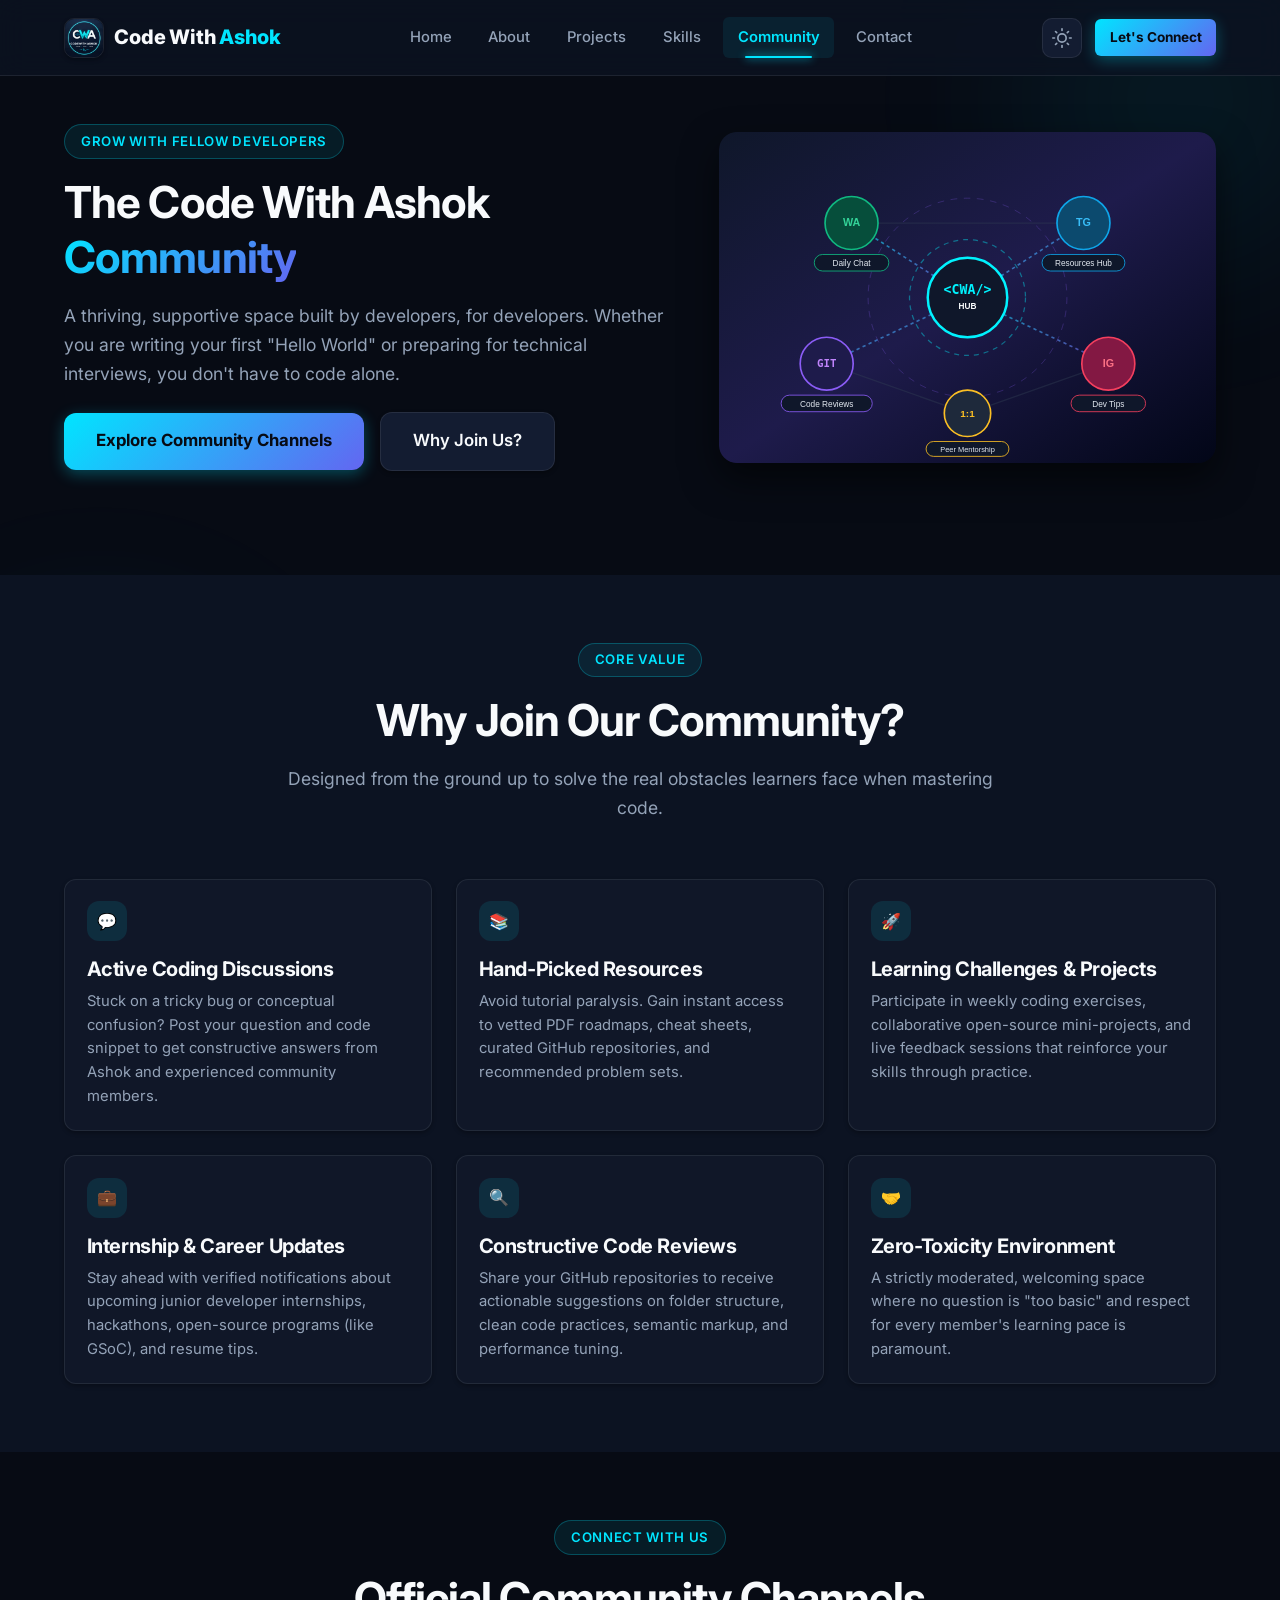
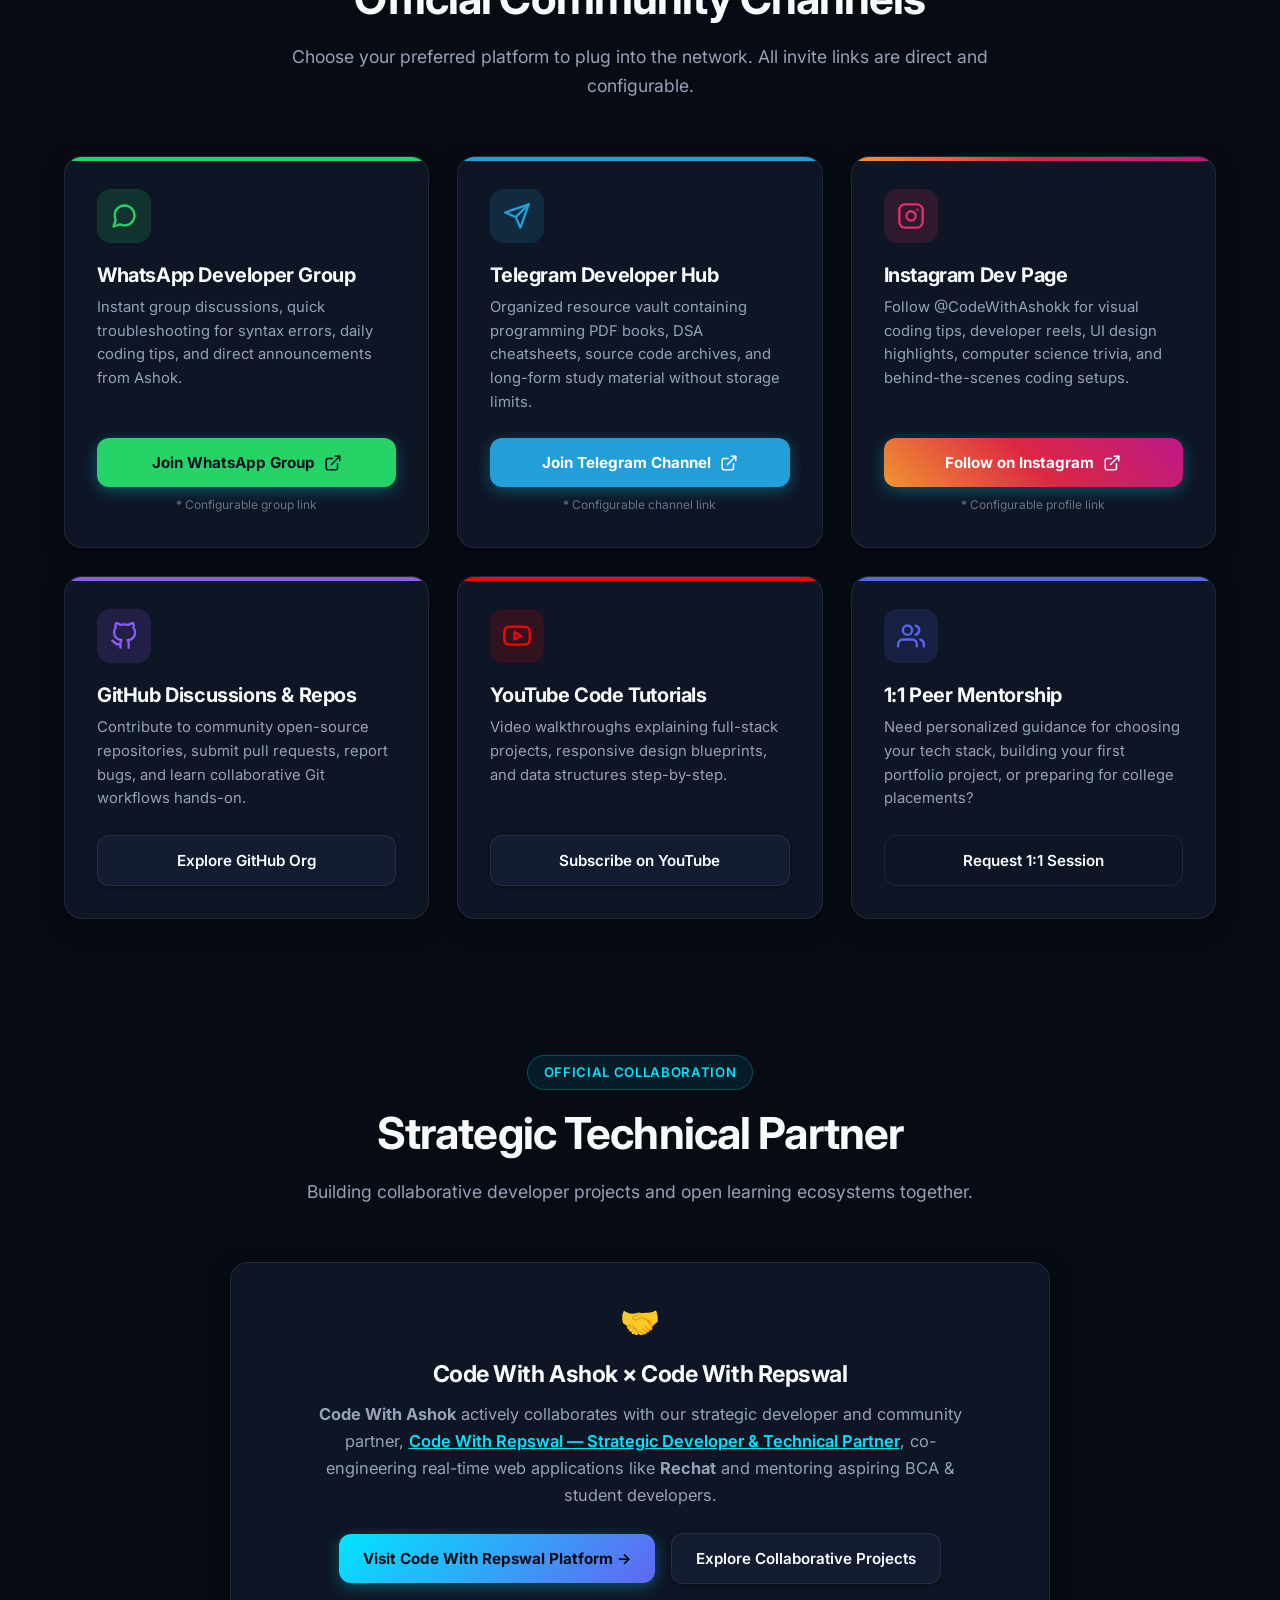
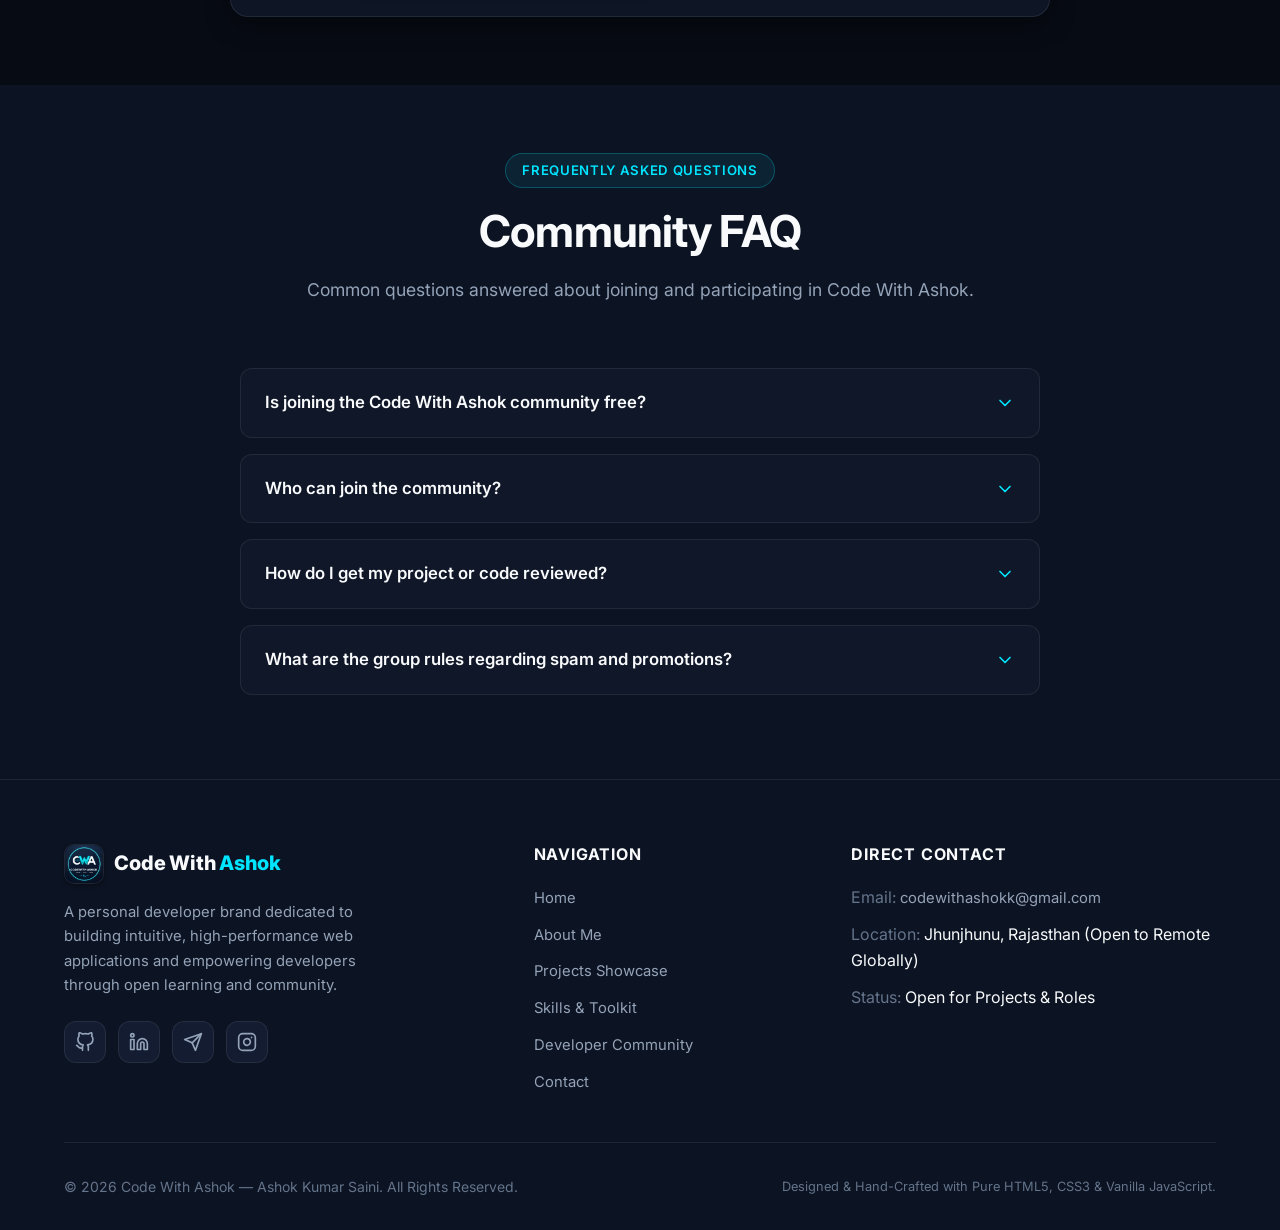
<file: community.html>
<!DOCTYPE html>
<html lang="en" data-theme="dark">
<head>
  <meta charset="UTF-8" />
  <meta name="viewport" content="width=device-width, initial-scale=1.0, viewport-fit=cover" />
  
  <!-- Primary SEO Meta Tags -->
  <title>Developer Community | Code With Ashok Network</title>
  <meta name="title" content="Developer Community | Code With Ashok Network" />
  <meta name="description" content="Join the Code With Ashok developer community founded by Ashok Kumar Saini. Connect on WhatsApp, Telegram, and GitHub for coding help, roadmaps, and projects." />
  <meta name="keywords" content="Code With Ashok Community, Ashok Kumar Saini, Developer WhatsApp Group, Telegram Coding Channel, Programming Community, BCA Student Developers" />
  <meta name="author" content="Ashok Kumar Saini" />
  <meta name="creator" content="Ashok Kumar Saini" />
  <meta name="publisher" content="Code With Ashok" />
  <meta name="robots" content="index, follow, max-image-preview:large, max-snippet:-1, max-video-preview:-1" />
  <link rel="canonical" href="https://codewithashokk.onrender.com/community.html" />

  <!-- Open Graph / LinkedIn / WhatsApp / Instagram -->
  <meta property="og:type" content="website" />
  <meta property="og:site_name" content="Code With Ashok" />
  <meta property="og:url" content="https://codewithashokk.onrender.com/community.html" />
  <meta property="og:title" content="Developer Community | Code With Ashok Network" />
  <meta property="og:description" content="Join the Code With Ashok developer community founded by Ashok Kumar Saini. Connect on WhatsApp, Telegram, and GitHub for coding help, roadmaps, and projects." />
  <meta property="og:image" content="https://codewithashokk.onrender.com/assets/icons/codewithashokk.png" />
  <meta property="og:image:alt" content="Code With Ashok — Developer Community Network" />
  <meta property="og:locale" content="en_IN" />

  <!-- Twitter (X) Card Tags -->
  <meta name="twitter:card" content="summary_large_image" />
  <meta name="twitter:site" content="@codewithashokk" />
  <meta name="twitter:creator" content="@codewithashokk" />
  <meta name="twitter:url" content="https://codewithashokk.onrender.com/community.html" />
  <meta name="twitter:title" content="Developer Community | Code With Ashok" />
  <meta name="twitter:description" content="Join the Code With Ashok developer network by Ashok Kumar Saini. Connect, learn, and build together." />
  <meta name="twitter:image" content="https://codewithashokk.onrender.com/assets/icons/codewithashokk.png" />
  <meta name="twitter:image:alt" content="Code With Ashok Community Preview" />

  <!-- Favicon -->
  <link rel="icon" type="image/png" href="assets/icons/codewithashokk.png" />
  <link rel="apple-touch-icon" href="assets/icons/codewithashokk.png" />
  <link rel="alternate icon" href="favicon.ico" />

  <!-- Google Fonts Preconnect -->
  <link rel="preconnect" href="https://fonts.googleapis.com" />
  <link rel="preconnect" href="https://fonts.gstatic.com" crossorigin />
  <link href="https://fonts.googleapis.com/css2?family=Fira+Code:wght@400;500;600&family=Inter:wght@400;500;600;700;800&display=swap" rel="stylesheet" />

  <!-- Stylesheet -->
  <link rel="stylesheet" href="css/style.css?v=6" />

  <!-- Structured Data JSON-LD -->
  <script type="application/ld+json">
  {
    "@context": "https://schema.org",
    "@type": "Organization",
    "name": "Code With Ashok Community",
    "url": "https://codewithashokk.onrender.com/community.html",
    "logo": "https://codewithashokk.onrender.com/assets/icons/codewithashokk.png",
    "founder": {
      "@type": "Person",
      "@id": "https://codewithashokk.onrender.com/#person",
      "name": "Ashok Kumar Saini"
    },
    "member": {
      "@type": "Organization",
      "@id": "https://codewithrepswal.onrender.com/#organization",
      "name": "Code With Repswal",
      "url": "https://codewithrepswal.onrender.com/",
      "description": "Strategic Developer & Community Collaboration / Technical Partner"
    },
    "sameAs": [
      "https://www.linkedin.com/in/ashokkumarsainii",
      "https://x.com/codewithashokk",
      "https://www.instagram.com/codewithashokk",
      "https://github.com/CodeWithAshokk"
    ],
    "description": "Collaborative developer group by Code With Ashok in strategic partnership with Code With Repswal, facilitating peer learning, programming resources, and code reviews."
  }
  </script>
</head>
<body>

  <!-- Ambient Glow Effects -->
  <div class="ambient-glow ambient-top-right" aria-hidden="true"></div>
  <div class="ambient-glow ambient-bottom-left" aria-hidden="true"></div>

  <!-- NAVIGATION BAR -->
  <header class="navbar" role="banner">
    <div class="container nav-container">
      <a href="index.html" class="brand-logo" aria-label="Code With Ashok Home">
        <img src="assets/icons/codewithashokk.png" alt="Code With Ashok Logo" class="brand-logo-img" width="40" height="40" />
        <span class="brand-text">Code With <span>Ashok</span></span>
      </a>

      <!-- Desktop Navigation Menu -->
      <nav class="nav-menu" role="navigation" aria-label="Primary Navigation">
        <a href="index.html" class="nav-link">Home</a>
        <a href="about.html" class="nav-link">About</a>
        <a href="projects.html" class="nav-link">Projects</a>
        <a href="skills.html" class="nav-link">Skills</a>
        <a href="community.html" class="nav-link active">Community</a>
        <a href="contact.html" class="nav-link">Contact</a>
      </nav>

      <!-- Nav Actions -->
      <div class="nav-actions">
        <button id="theme-toggle-btn" class="theme-toggle-btn" aria-label="Switch to light theme" title="Switch Theme">
          <span id="theme-icon" aria-hidden="true">
            <svg xmlns="http://www.w3.org/2000/svg" viewBox="0 0 24 24" fill="none" stroke="currentColor" stroke-width="2" stroke-linecap="round" stroke-linejoin="round">
              <circle cx="12" cy="12" r="5"></circle>
              <line x1="12" y1="1" x2="12" y2="3"></line>
              <line x1="12" y1="21" x2="12" y2="23"></line>
              <line x1="4.22" y1="4.22" x2="5.64" y2="5.64"></line>
              <line x1="18.36" y1="18.36" x2="19.78" y2="19.78"></line>
              <line x1="1" y1="12" x2="3" y2="12"></line>
              <line x1="21" y1="12" x2="23" y2="12"></line>
              <line x1="4.22" y1="19.78" x2="5.64" y2="18.36"></line>
              <line x1="18.36" y1="5.64" x2="19.78" y2="4.22"></line>
            </svg>
          </span>
        </button>

        <a href="contact.html" class="btn btn-primary btn-sm" style="display: none;" id="desktop-cta">Let's Connect</a>
        <style>@media(min-width: 768px){ #desktop-cta { display: inline-flex !important; } }</style>

        <button id="hamburger-btn" class="hamburger-btn" aria-label="Toggle navigation drawer" aria-expanded="false">
          <span></span>
          <span></span>
          <span></span>
        </button>
      </div>
    </div>
  </header>

  <!-- Mobile Navigation Overlay & Drawer -->
  <div id="mobile-nav-overlay" class="mobile-nav-overlay" aria-hidden="true"></div>
  <aside id="mobile-nav-drawer" class="mobile-nav-drawer" aria-label="Mobile Navigation">
    <div class="mobile-nav-links">
      <a href="index.html" class="mobile-nav-link">Home</a>
      <a href="about.html" class="mobile-nav-link">About</a>
      <a href="projects.html" class="mobile-nav-link">Projects</a>
      <a href="skills.html" class="mobile-nav-link">Skills</a>
      <a href="community.html" class="mobile-nav-link active">Community</a>
      <a href="contact.html" class="mobile-nav-link">Contact</a>
    </div>

    <div class="mobile-nav-footer">
      <a href="contact.html" class="btn btn-primary" style="width: 100%;">Let's Connect</a>
      <div class="mobile-socials">
        <a href="https://github.com/CodeWithAshokk" target="_blank" rel="noopener noreferrer" class="social-icon-btn" aria-label="GitHub">
          <svg viewBox="0 0 24 24" fill="none" stroke="currentColor" stroke-width="2" stroke-linecap="round" stroke-linejoin="round">
            <path d="M9 19c-5 1.5-5-2.5-7-3m14 6v-3.87a3.37 3.37 0 0 0-.94-2.61c3.14-.35 6.44-1.54 6.44-7A5.44 5.44 0 0 0 20 4.77 5.07 5.07 0 0 0 19.91 1S18.73.65 16 2.48a13.38 13.38 0 0 0-7 0C6.27.65 5.09 1 5.09 1A5.07 5.07 0 0 0 5 4.77a5.44 5.44 0 0 0-1.5 3.78c0 5.42 3.3 6.61 6.44 7A3.37 3.37 0 0 0 9 18.13V22"></path>
          </svg>
        </a>
        <a href="https://www.linkedin.com/in/ashokkumarsainii" target="_blank" rel="noopener noreferrer" class="social-icon-btn" aria-label="LinkedIn">
          <svg viewBox="0 0 24 24" fill="none" stroke="currentColor" stroke-width="2" stroke-linecap="round" stroke-linejoin="round">
            <path d="M16 8a6 6 0 0 1 6 6v7h-4v-7a2 2 0 0 0-2-2 2 2 0 0 0-2 2v7h-4v-7a6 6 0 0 1 6-6z"></path>
            <rect x="2" y="9" width="4" height="12"></rect>
            <circle cx="4" cy="4" r="2"></circle>
          </svg>
        </a>
        <a href="https://t.me/+O-ia_6re6TllYWFl" target="_blank" rel="noopener noreferrer" class="social-icon-btn" aria-label="Telegram">
          <svg viewBox="0 0 24 24" fill="none" stroke="currentColor" stroke-width="2" stroke-linecap="round" stroke-linejoin="round">
            <line x1="22" y1="2" x2="11" y2="13"></line>
            <polygon points="22 2 15 22 11 13 2 9 22 2"></polygon>
          </svg>
        </a>
      </div>
    </div>
  </aside>

  <!-- MAIN CONTENT -->
  <main id="main-content" class="main-content">

    <!-- PAGE HERO -->
    <section class="section-sm" style="padding-top: 3rem; padding-bottom: 2rem;">
      <div class="container">
        <div class="community-hero-grid">
          <div class="reveal-on-scroll">
            <span class="section-tag">Grow With Fellow Developers</span>
            <h1 class="section-title">The Code With Ashok <span class="text-gradient">Community</span></h1>
            <p class="section-desc" style="margin-bottom: 1.5rem;">
              A thriving, supportive space built by developers, for developers. Whether you are writing your first "Hello World" or preparing for technical interviews, you don't have to code alone.
            </p>
            <div class="btn-group">
              <a href="#channels" class="btn btn-primary btn-lg">Explore Community Channels</a>
              <a href="#why-join" class="btn btn-secondary btn-lg">Why Join Us?</a>
            </div>
          </div>
          <div class="reveal-on-scroll">
            <img src="assets/images/community-hero.svg" alt="Code With Ashok Community Hub Diagram" width="600" height="400" style="border-radius: var(--radius-lg); box-shadow: var(--shadow-lg);" />
          </div>
        </div>
      </div>
    </section>

    <!-- WHY JOIN OUR COMMUNITY -->
    <section id="why-join" class="section" style="background: var(--bg-secondary);">
      <div class="container">
        <div class="section-title-wrap reveal-on-scroll">
          <span class="section-tag">Core Value</span>
          <h2 class="section-title">Why Join Our Community?</h2>
          <p class="section-desc">Designed from the ground up to solve the real obstacles learners face when mastering code.</p>
        </div>

        <div class="skills-grid">
          <!-- Pillar 1: Coding Discussions -->
          <div class="skill-card reveal-on-scroll">
            <div class="category-icon" style="margin-bottom: 1rem;" aria-hidden="true">💬</div>
            <h3 style="font-size: 1.25rem; margin-bottom: 0.5rem;">Active Coding Discussions</h3>
            <p style="font-size: 0.925rem; color: var(--text-secondary); line-height: 1.6;">
              Stuck on a tricky bug or conceptual confusion? Post your question and code snippet to get constructive answers from Ashok and experienced community members.
            </p>
          </div>

          <!-- Pillar 2: Curated Resources -->
          <div class="skill-card reveal-on-scroll">
            <div class="category-icon" style="margin-bottom: 1rem;" aria-hidden="true">📚</div>
            <h3 style="font-size: 1.25rem; margin-bottom: 0.5rem;">Hand-Picked Resources</h3>
            <p style="font-size: 0.925rem; color: var(--text-secondary); line-height: 1.6;">
              Avoid tutorial paralysis. Gain instant access to vetted PDF roadmaps, cheat sheets, curated GitHub repositories, and recommended problem sets.
            </p>
          </div>

          <!-- Pillar 3: Learning Opportunities -->
          <div class="skill-card reveal-on-scroll">
            <div class="category-icon" style="margin-bottom: 1rem;" aria-hidden="true">🚀</div>
            <h3 style="font-size: 1.25rem; margin-bottom: 0.5rem;">Learning Challenges &amp; Projects</h3>
            <p style="font-size: 0.925rem; color: var(--text-secondary); line-height: 1.6;">
              Participate in weekly coding exercises, collaborative open-source mini-projects, and live feedback sessions that reinforce your skills through practice.
            </p>
          </div>

          <!-- Pillar 4: Career & Internship Alerts -->
          <div class="skill-card reveal-on-scroll">
            <div class="category-icon" style="margin-bottom: 1rem;" aria-hidden="true">💼</div>
            <h3 style="font-size: 1.25rem; margin-bottom: 0.5rem;">Internship &amp; Career Updates</h3>
            <p style="font-size: 0.925rem; color: var(--text-secondary); line-height: 1.6;">
              Stay ahead with verified notifications about upcoming junior developer internships, hackathons, open-source programs (like GSoC), and resume tips.
            </p>
          </div>

          <!-- Pillar 5: Peer Code Reviews -->
          <div class="skill-card reveal-on-scroll">
            <div class="category-icon" style="margin-bottom: 1rem;" aria-hidden="true">🔍</div>
            <h3 style="font-size: 1.25rem; margin-bottom: 0.5rem;">Constructive Code Reviews</h3>
            <p style="font-size: 0.925rem; color: var(--text-secondary); line-height: 1.6;">
              Share your GitHub repositories to receive actionable suggestions on folder structure, clean code practices, semantic markup, and performance tuning.
            </p>
          </div>

          <!-- Pillar 6: Friendly Culture -->
          <div class="skill-card reveal-on-scroll">
            <div class="category-icon" style="margin-bottom: 1rem;" aria-hidden="true">🤝</div>
            <h3 style="font-size: 1.25rem; margin-bottom: 0.5rem;">Zero-Toxicity Environment</h3>
            <p style="font-size: 0.925rem; color: var(--text-secondary); line-height: 1.6;">
              A strictly moderated, welcoming space where no question is "too basic" and respect for every member's learning pace is paramount.
            </p>
          </div>
        </div>

      </div>
    </section>

    <!-- OFFICIAL COMMUNITY CHANNELS -->
    <section id="channels" class="section">
      <div class="container">
        <div class="section-title-wrap reveal-on-scroll">
          <span class="section-tag">Connect With Us</span>
          <h2 class="section-title">Official Community Channels</h2>
          <p class="section-desc">Choose your preferred platform to plug into the network. All invite links are direct and configurable.</p>
        </div>

        <div class="community-channels-grid">
          
          <!-- WhatsApp Channel -->
          <div class="channel-card channel-whatsapp reveal-on-scroll">
            <div>
              <div class="channel-icon" aria-hidden="true">
                <svg viewBox="0 0 24 24" fill="none" stroke="currentColor" stroke-width="2" stroke-linecap="round" stroke-linejoin="round">
                  <path d="M21 11.5a8.38 8.38 0 0 1-.9 3.8 8.5 8.5 0 0 1-7.6 4.7 8.38 8.38 0 0 1-3.8-.9L3 21l1.9-5.7a8.38 8.38 0 0 1-.9-3.8 8.5 8.5 0 0 1 4.7-7.6 8.38 8.38 0 0 1 3.8-.9h.5a8.48 8.48 0 0 1 8 8v.5z"></path>
                </svg>
              </div>
              <h3 class="channel-title">WhatsApp Developer Group</h3>
              <p class="channel-desc">
                Instant group discussions, quick troubleshooting for syntax errors, daily coding tips, and direct announcements from Ashok.
              </p>
            </div>
            <div>
              <a href="https://chat.whatsapp.com/invite/codewithashok" target="_blank" rel="noopener noreferrer" class="btn btn-primary" style="width: 100%; background: #25d366; color: #0b1120;">
                Join WhatsApp Group
                <svg xmlns="http://www.w3.org/2000/svg" viewBox="0 0 24 24" fill="none" stroke="currentColor" stroke-width="2" stroke-linecap="round" stroke-linejoin="round" width="16" height="16">
                  <path d="M18 13v6a2 2 0 0 1-2 2H5a2 2 0 0 1-2-2V8a2 2 0 0 1 2-2h6"></path>
                  <polyline points="15 3 21 3 21 9"></polyline>
                  <line x1="10" y1="14" x2="21" y2="3"></line>
                </svg>
              </a>
              <span style="display: block; text-align: center; margin-top: 0.5rem; font-size: 0.75rem; color: var(--text-muted);">
                * Configurable group link
              </span>
            </div>
          </div>

          <!-- Telegram Channel -->
          <div class="channel-card channel-telegram reveal-on-scroll">
            <div>
              <div class="channel-icon" aria-hidden="true">
                <svg viewBox="0 0 24 24" fill="none" stroke="currentColor" stroke-width="2" stroke-linecap="round" stroke-linejoin="round">
                  <line x1="22" y1="2" x2="11" y2="13"></line>
                  <polygon points="22 2 15 22 11 13 2 9 22 2"></polygon>
                </svg>
              </div>
              <h3 class="channel-title">Telegram Developer Hub</h3>
              <p class="channel-desc">
                Organized resource vault containing programming PDF books, DSA cheatsheets, source code archives, and long-form study material without storage limits.
              </p>
            </div>
            <div>
              <a href="https://t.me/+O-ia_6re6TllYWFl" target="_blank" rel="noopener noreferrer" class="btn btn-primary" style="width: 100%; background: #229ed9; color: #ffffff;">
                Join Telegram Channel
                <svg xmlns="http://www.w3.org/2000/svg" viewBox="0 0 24 24" fill="none" stroke="currentColor" stroke-width="2" stroke-linecap="round" stroke-linejoin="round" width="16" height="16">
                  <path d="M18 13v6a2 2 0 0 1-2 2H5a2 2 0 0 1-2-2V8a2 2 0 0 1 2-2h6"></path>
                  <polyline points="15 3 21 3 21 9"></polyline>
                  <line x1="10" y1="14" x2="21" y2="3"></line>
                </svg>
              </a>
              <span style="display: block; text-align: center; margin-top: 0.5rem; font-size: 0.75rem; color: var(--text-muted);">
                * Configurable channel link
              </span>
            </div>
          </div>

          <!-- Instagram Community -->
          <div class="channel-card channel-instagram reveal-on-scroll">
            <div>
              <div class="channel-icon" aria-hidden="true">
                <svg viewBox="0 0 24 24" fill="none" stroke="currentColor" stroke-width="2" stroke-linecap="round" stroke-linejoin="round">
                  <rect x="2" y="2" width="20" height="20" rx="5" ry="5"></rect>
                  <path d="M16 11.37A4 4 0 1 1 12.63 8 4 4 0 0 1 16 11.37z"></path>
                  <line x1="17.5" y1="6.5" x2="17.51" y2="6.5"></line>
                </svg>
              </div>
              <h3 class="channel-title">Instagram Dev Page</h3>
              <p class="channel-desc">
                Follow @CodeWithAshokk for visual coding tips, developer reels, UI design highlights, computer science trivia, and behind-the-scenes coding setups.
              </p>
            </div>
            <div>
              <a href="https://www.instagram.com/codewithashokk" target="_blank" rel="noopener noreferrer" class="btn btn-primary" style="width: 100%; background: linear-gradient(45deg, #f09433, #dc2743, #bc1888); color: #ffffff;">
                Follow on Instagram
                <svg xmlns="http://www.w3.org/2000/svg" viewBox="0 0 24 24" fill="none" stroke="currentColor" stroke-width="2" stroke-linecap="round" stroke-linejoin="round" width="16" height="16">
                  <path d="M18 13v6a2 2 0 0 1-2 2H5a2 2 0 0 1-2-2V8a2 2 0 0 1 2-2h6"></path>
                  <polyline points="15 3 21 3 21 9"></polyline>
                  <line x1="10" y1="14" x2="21" y2="3"></line>
                </svg>
              </a>
              <span style="display: block; text-align: center; margin-top: 0.5rem; font-size: 0.75rem; color: var(--text-muted);">
                * Configurable profile link
              </span>
            </div>
          </div>

          <!-- GitHub Organization / Discussions -->
          <div class="channel-card channel-github reveal-on-scroll">
            <div>
              <div class="channel-icon" aria-hidden="true">
                <svg viewBox="0 0 24 24" fill="none" stroke="currentColor" stroke-width="2" stroke-linecap="round" stroke-linejoin="round">
                  <path d="M9 19c-5 1.5-5-2.5-7-3m14 6v-3.87a3.37 3.37 0 0 0-.94-2.61c3.14-.35 6.44-1.54 6.44-7A5.44 5.44 0 0 0 20 4.77 5.07 5.07 0 0 0 19.91 1S18.73.65 16 2.48a13.38 13.38 0 0 0-7 0C6.27.65 5.09 1 5.09 1A5.07 5.07 0 0 0 5 4.77a5.44 5.44 0 0 0-1.5 3.78c0 5.42 3.3 6.61 6.44 7A3.37 3.37 0 0 0 9 18.13V22"></path>
                </svg>
              </div>
              <h3 class="channel-title">GitHub Discussions &amp; Repos</h3>
              <p class="channel-desc">
                Contribute to community open-source repositories, submit pull requests, report bugs, and learn collaborative Git workflows hands-on.
              </p>
            </div>
            <div>
              <a href="https://github.com/CodeWithAshokk" target="_blank" rel="noopener noreferrer" class="btn btn-secondary" style="width: 100%;">
                Explore GitHub Org
              </a>
            </div>
          </div>

          <!-- YouTube Video Hub (Future Placeholder) -->
          <div class="channel-card channel-youtube reveal-on-scroll">
            <div>
              <div class="channel-icon" aria-hidden="true">
                <svg viewBox="0 0 24 24" fill="none" stroke="currentColor" stroke-width="2" stroke-linecap="round" stroke-linejoin="round">
                  <path d="M22.54 6.42a2.78 2.78 0 0 0-1.94-2C18.88 4 12 4 12 4s-6.88 0-8.6.46a2.78 2.78 0 0 0-1.94 2A29 29 0 0 0 1 11.75a29 29 0 0 0 .46 5.33A2.78 2.78 0 0 0 3.4 19c1.72.46 8.6.46 8.6.46s6.88 0 8.6-.46a2.78 2.78 0 0 0 1.94-2 29 29 0 0 0 .46-5.25 29 29 0 0 0-.46-5.33z"></path>
                  <polygon points="9.75 15.02 15.5 11.75 9.75 8.48 9.75 15.02"></polygon>
                </svg>
              </div>
              <h3 class="channel-title">YouTube Code Tutorials</h3>
              <p class="channel-desc">
                Video walkthroughs explaining full-stack projects, responsive design blueprints, and data structures step-by-step.
              </p>
            </div>
            <div>
              <a href="https://youtube.com/@codewithashok" target="_blank" rel="noopener noreferrer" class="btn btn-secondary" style="width: 100%;">
                Subscribe on YouTube
              </a>
            </div>
          </div>

          <!-- 1:1 Mentorship Consultation -->
          <div class="channel-card channel-discord reveal-on-scroll">
            <div>
              <div class="channel-icon" aria-hidden="true">
                <svg viewBox="0 0 24 24" fill="none" stroke="currentColor" stroke-width="2" stroke-linecap="round" stroke-linejoin="round">
                  <path d="M17 21v-2a4 4 0 0 0-4-4H5a4 4 0 0 0-4 4v2"></path>
                  <circle cx="9" cy="7" r="4"></circle>
                  <path d="M23 21v-2a4 4 0 0 0-3-3.87"></path>
                  <path d="M16 3.13a4 4 0 0 1 0 7.75"></path>
                </svg>
              </div>
              <h3 class="channel-title">1:1 Peer Mentorship</h3>
              <p class="channel-desc">
                Need personalized guidance for choosing your tech stack, building your first portfolio project, or preparing for college placements?
              </p>
            </div>
            <div>
              <a href="contact.html" class="btn btn-outline" style="width: 100%;">
                Request 1:1 Session
              </a>
            </div>
          </div>

        </div>

      </div>
    </section>

    <!-- STRATEGIC TECHNICAL & COMMUNITY PARTNER -->
    <section class="section" id="technical-partner" aria-labelledby="partner-heading">
      <div class="container">
        <div class="section-title-wrap reveal-on-scroll">
          <span class="section-tag">Official Collaboration</span>
          <h2 id="partner-heading" class="section-title">Strategic Technical Partner</h2>
          <p class="section-desc">Building collaborative developer projects and open learning ecosystems together.</p>
        </div>

        <article class="contact-card-box reveal-on-scroll" style="max-width: 820px; margin: 0 auto; text-align: center;">
          <div style="font-size: 2rem; margin-bottom: 0.75rem;" aria-hidden="true">🤝</div>
          <h3 style="font-size: 1.45rem; margin-bottom: 0.75rem;">Code With Ashok × Code With Repswal</h3>
          <p style="color: var(--text-secondary); margin-bottom: 1.5rem; max-width: 660px; margin-left: auto; margin-right: auto;">
            <strong>Code With Ashok</strong> actively collaborates with our strategic developer and community partner,
            <a href="https://codewithrepswal.onrender.com" target="_blank" rel="noopener" style="color: var(--accent-cyan); font-weight: 600; text-decoration: underline;">Code With Repswal — Strategic Developer &amp; Technical Partner</a>,
            co-engineering real-time web applications like <strong>Rechat</strong> and mentoring aspiring BCA &amp; student developers.
          </p>
          <div class="btn-group" style="justify-content: center;">
            <a href="https://codewithrepswal.onrender.com" target="_blank" rel="noopener" class="btn btn-primary">
              Visit Code With Repswal Platform →
            </a>
            <a href="projects.html" class="btn btn-secondary">
              Explore Collaborative Projects
            </a>
          </div>
        </article>
      </div>
    </section>

    <!-- COMMUNITY FAQ ACCORDION -->
    <section class="section" style="background: var(--bg-secondary);">
      <div class="container">
        <div class="section-title-wrap reveal-on-scroll">
          <span class="section-tag">Frequently Asked Questions</span>
          <h2 class="section-title">Community FAQ</h2>
          <p class="section-desc">Common questions answered about joining and participating in Code With Ashok.</p>
        </div>

        <div class="faq-section reveal-on-scroll">
          
          <!-- FAQ 1 -->
          <div class="faq-item">
            <button class="faq-question" aria-expanded="false">
              <span>Is joining the Code With Ashok community free?</span>
              <svg class="faq-chevron" viewBox="0 0 24 24" fill="none" stroke="currentColor" stroke-width="2" stroke-linecap="round" stroke-linejoin="round">
                <polyline points="6 9 12 15 18 9"></polyline>
              </svg>
            </button>
            <div class="faq-answer">
              <p>Yes, 100% free! All our WhatsApp groups, Telegram resource libraries, and public coding sessions are open to any curious learner at zero cost.</p>
            </div>
          </div>

          <!-- FAQ 2 -->
          <div class="faq-item">
            <button class="faq-question" aria-expanded="false">
              <span>Who can join the community?</span>
              <svg class="faq-chevron" viewBox="0 0 24 24" fill="none" stroke="currentColor" stroke-width="2" stroke-linecap="round" stroke-linejoin="round">
                <polyline points="6 9 12 15 18 9"></polyline>
              </svg>
            </button>
            <div class="faq-answer">
              <p>Anyone passionate about technology! Whether you are a high schooler starting with basic HTML, a college engineering student, or a self-taught developer looking to level up your portfolio, you are warmly welcome.</p>
            </div>
          </div>

          <!-- FAQ 3 -->
          <div class="faq-item">
            <button class="faq-question" aria-expanded="false">
              <span>How do I get my project or code reviewed?</span>
              <svg class="faq-chevron" viewBox="0 0 24 24" fill="none" stroke="currentColor" stroke-width="2" stroke-linecap="round" stroke-linejoin="round">
                <polyline points="6 9 12 15 18 9"></polyline>
              </svg>
            </button>
            <div class="faq-answer">
              <p>Simply post your GitHub repository link or live demo URL in the group along with a short summary of what you built and specific areas you'd like feedback on (e.g. responsive layout, JavaScript performance, or code organization).</p>
            </div>
          </div>

          <!-- FAQ 4 -->
          <div class="faq-item">
            <button class="faq-question" aria-expanded="false">
              <span>What are the group rules regarding spam and promotions?</span>
              <svg class="faq-chevron" viewBox="0 0 24 24" fill="none" stroke="currentColor" stroke-width="2" stroke-linecap="round" stroke-linejoin="round">
                <polyline points="6 9 12 15 18 9"></polyline>
              </svg>
            </button>
            <div class="faq-answer">
              <p>We maintain a strict zero-tolerance policy against spam, unauthorized promotional links, pyramid schemes, or disrespectful behavior. Discussions are strictly centered on coding, learning resources, and developer growth.</p>
            </div>
          </div>

        </div>

      </div>
    </section>

  </main>

  <!-- PROFESSIONAL FOOTER -->
  <footer class="footer" role="contentinfo">
    <div class="container">
      <div class="footer-grid">
        <div class="footer-brand">
          <a href="index.html" class="brand-logo">
            <img src="assets/icons/codewithashokk.png" alt="Code With Ashok Logo" class="brand-logo-img" width="40" height="40" />
            <span class="brand-text">Code With <span>Ashok</span></span>
          </a>
          <p>
            A personal developer brand dedicated to building intuitive, high-performance web applications and empowering developers through open learning and community.
          </p>
          <div class="social-links-row" style="margin-top: 1.5rem;">
            <a href="https://github.com/CodeWithAshokk" target="_blank" rel="noopener noreferrer" class="social-icon-btn" aria-label="GitHub Profile">
              <svg viewBox="0 0 24 24" fill="none" stroke="currentColor" stroke-width="2" stroke-linecap="round" stroke-linejoin="round">
                <path d="M9 19c-5 1.5-5-2.5-7-3m14 6v-3.87a3.37 3.37 0 0 0-.94-2.61c3.14-.35 6.44-1.54 6.44-7A5.44 5.44 0 0 0 20 4.77 5.07 5.07 0 0 0 19.91 1S18.73.65 16 2.48a13.38 13.38 0 0 0-7 0C6.27.65 5.09 1 5.09 1A5.07 5.07 0 0 0 5 4.77a5.44 5.44 0 0 0-1.5 3.78c0 5.42 3.3 6.61 6.44 7A3.37 3.37 0 0 0 9 18.13V22"></path>
              </svg>
            </a>
            <a href="https://www.linkedin.com/in/ashokkumarsainii" target="_blank" rel="noopener noreferrer" class="social-icon-btn" aria-label="LinkedIn Profile">
              <svg viewBox="0 0 24 24" fill="none" stroke="currentColor" stroke-width="2" stroke-linecap="round" stroke-linejoin="round">
                <path d="M16 8a6 6 0 0 1 6 6v7h-4v-7a2 2 0 0 0-2-2 2 2 0 0 0-2 2v7h-4v-7a6 6 0 0 1 6-6z"></path>
                <rect x="2" y="9" width="4" height="12"></rect>
                <circle cx="4" cy="4" r="2"></circle>
              </svg>
            </a>
            <a href="https://t.me/+O-ia_6re6TllYWFl" target="_blank" rel="noopener noreferrer" class="social-icon-btn" aria-label="Telegram Channel">
              <svg viewBox="0 0 24 24" fill="none" stroke="currentColor" stroke-width="2" stroke-linecap="round" stroke-linejoin="round">
                <line x1="22" y1="2" x2="11" y2="13"></line>
                <polygon points="22 2 15 22 11 13 2 9 22 2"></polygon>
              </svg>
            </a>
            <a href="https://www.instagram.com/codewithashokk" target="_blank" rel="noopener noreferrer" class="social-icon-btn" aria-label="Instagram Page">
              <svg viewBox="0 0 24 24" fill="none" stroke="currentColor" stroke-width="2" stroke-linecap="round" stroke-linejoin="round">
                <rect x="2" y="2" width="20" height="20" rx="5" ry="5"></rect>
                <path d="M16 11.37A4 4 0 1 1 12.63 8 4 4 0 0 1 16 11.37z"></path>
                <line x1="17.5" y1="6.5" x2="17.51" y2="6.5"></line>
              </svg>
            </a>
          </div>
        </div>

        <div>
          <h3 class="footer-heading">Navigation</h3>
          <ul class="footer-links">
            <li><a href="index.html" class="footer-link">Home</a></li>
            <li><a href="about.html" class="footer-link">About Me</a></li>
            <li><a href="projects.html" class="footer-link">Projects Showcase</a></li>
            <li><a href="skills.html" class="footer-link">Skills &amp; Toolkit</a></li>
            <li><a href="community.html" class="footer-link">Developer Community</a></li>
            <li><a href="contact.html" class="footer-link">Contact</a></li>
          </ul>
        </div>

        <div>
          <h3 class="footer-heading">Direct Contact</h3>
          <ul class="footer-links">
            <li><span style="color: var(--text-muted);">Email:</span> <a href="mailto:codewithashokk@gmail.com" class="footer-link">codewithashokk@gmail.com</a></li>
            <li><span style="color: var(--text-muted);">Location:</span> Jhunjhunu, Rajasthan (Open to Remote Globally)</li>
            <li><span style="color: var(--text-muted);">Status:</span> Open for Projects &amp; Roles</li>
          </ul>
        </div>
      </div>

      <div class="footer-bottom">
        <p class="copyright-text">
          &copy; <span id="current-year">2026</span> Code With Ashok — Ashok Kumar Saini. All Rights Reserved.
        </p>
        <p class="copyright-text" style="font-size: 0.8rem;">
          Designed &amp; Hand-Crafted with Pure HTML5, CSS3 &amp; Vanilla JavaScript.
        </p>
      </div>
    </div>
  </footer>

  <!-- BACK TO TOP BUTTON -->
  <button id="back-to-top" class="back-to-top" aria-label="Back to top" title="Back to top">
    <svg xmlns="http://www.w3.org/2000/svg" viewBox="0 0 24 24" fill="none" stroke="currentColor" stroke-width="2.5" stroke-linecap="round" stroke-linejoin="round">
      <polyline points="18 15 12 9 6 15"></polyline>
    </svg>
  </button>

  <!-- MOBILE BOTTOM NAVIGATION TAB BAR -->
  <nav class="mobile-bottom-nav" aria-label="Mobile Bottom Navigation">
    <a href="index.html" class="bottom-nav-item">
      <svg viewBox="0 0 24 24" fill="none" stroke="currentColor" stroke-width="2" stroke-linecap="round" stroke-linejoin="round" aria-hidden="true">
        <path d="M3 9l9-7 9 7v11a2 2 0 0 1-2 2H5a2 2 0 0 1-2-2z"></path>
        <polyline points="9 22 9 12 15 12 15 22"></polyline>
      </svg>
      <span>Home</span>
    </a>
    <a href="about.html" class="bottom-nav-item">
      <svg viewBox="0 0 24 24" fill="none" stroke="currentColor" stroke-width="2" stroke-linecap="round" stroke-linejoin="round" aria-hidden="true">
        <path d="M20 21v-2a4 4 0 0 0-4-4H8a4 4 0 0 0-4 4v2"></path>
        <circle cx="12" cy="7" r="4"></circle>
      </svg>
      <span>About</span>
    </a>
    <a href="projects.html" class="bottom-nav-item">
      <svg viewBox="0 0 24 24" fill="none" stroke="currentColor" stroke-width="2" stroke-linecap="round" stroke-linejoin="round" aria-hidden="true">
        <polyline points="16 18 22 12 16 6"></polyline>
        <polyline points="8 6 2 12 8 18"></polyline>
      </svg>
      <span>Projects</span>
    </a>
    <a href="skills.html" class="bottom-nav-item">
      <svg viewBox="0 0 24 24" fill="none" stroke="currentColor" stroke-width="2" stroke-linecap="round" stroke-linejoin="round" aria-hidden="true">
        <polygon points="12 2 2 7 12 12 22 7 12 2"></polygon>
        <polyline points="2 17 12 22 22 17"></polyline>
        <polyline points="2 12 12 17 22 12"></polyline>
      </svg>
      <span>Skills</span>
    </a>
    <a href="contact.html" class="bottom-nav-item">
      <svg viewBox="0 0 24 24" fill="none" stroke="currentColor" stroke-width="2" stroke-linecap="round" stroke-linejoin="round" aria-hidden="true">
        <path d="M4 4h16c1.1 0 2 .9 2 2v12c0 1.1-.9 2-2 2H4c-1.1 0-2-.9-2-2V6c0-1.1.9-2 2-2z"></path>
        <polyline points="22,6 12,13 2,6"></polyline>
      </svg>
      <span>Contact</span>
    </a>
  </nav>

  <!-- JAVASCRIPT MODULES -->
  <script src="js/main.js?v=5"></script>
</body>
</html>
</file>
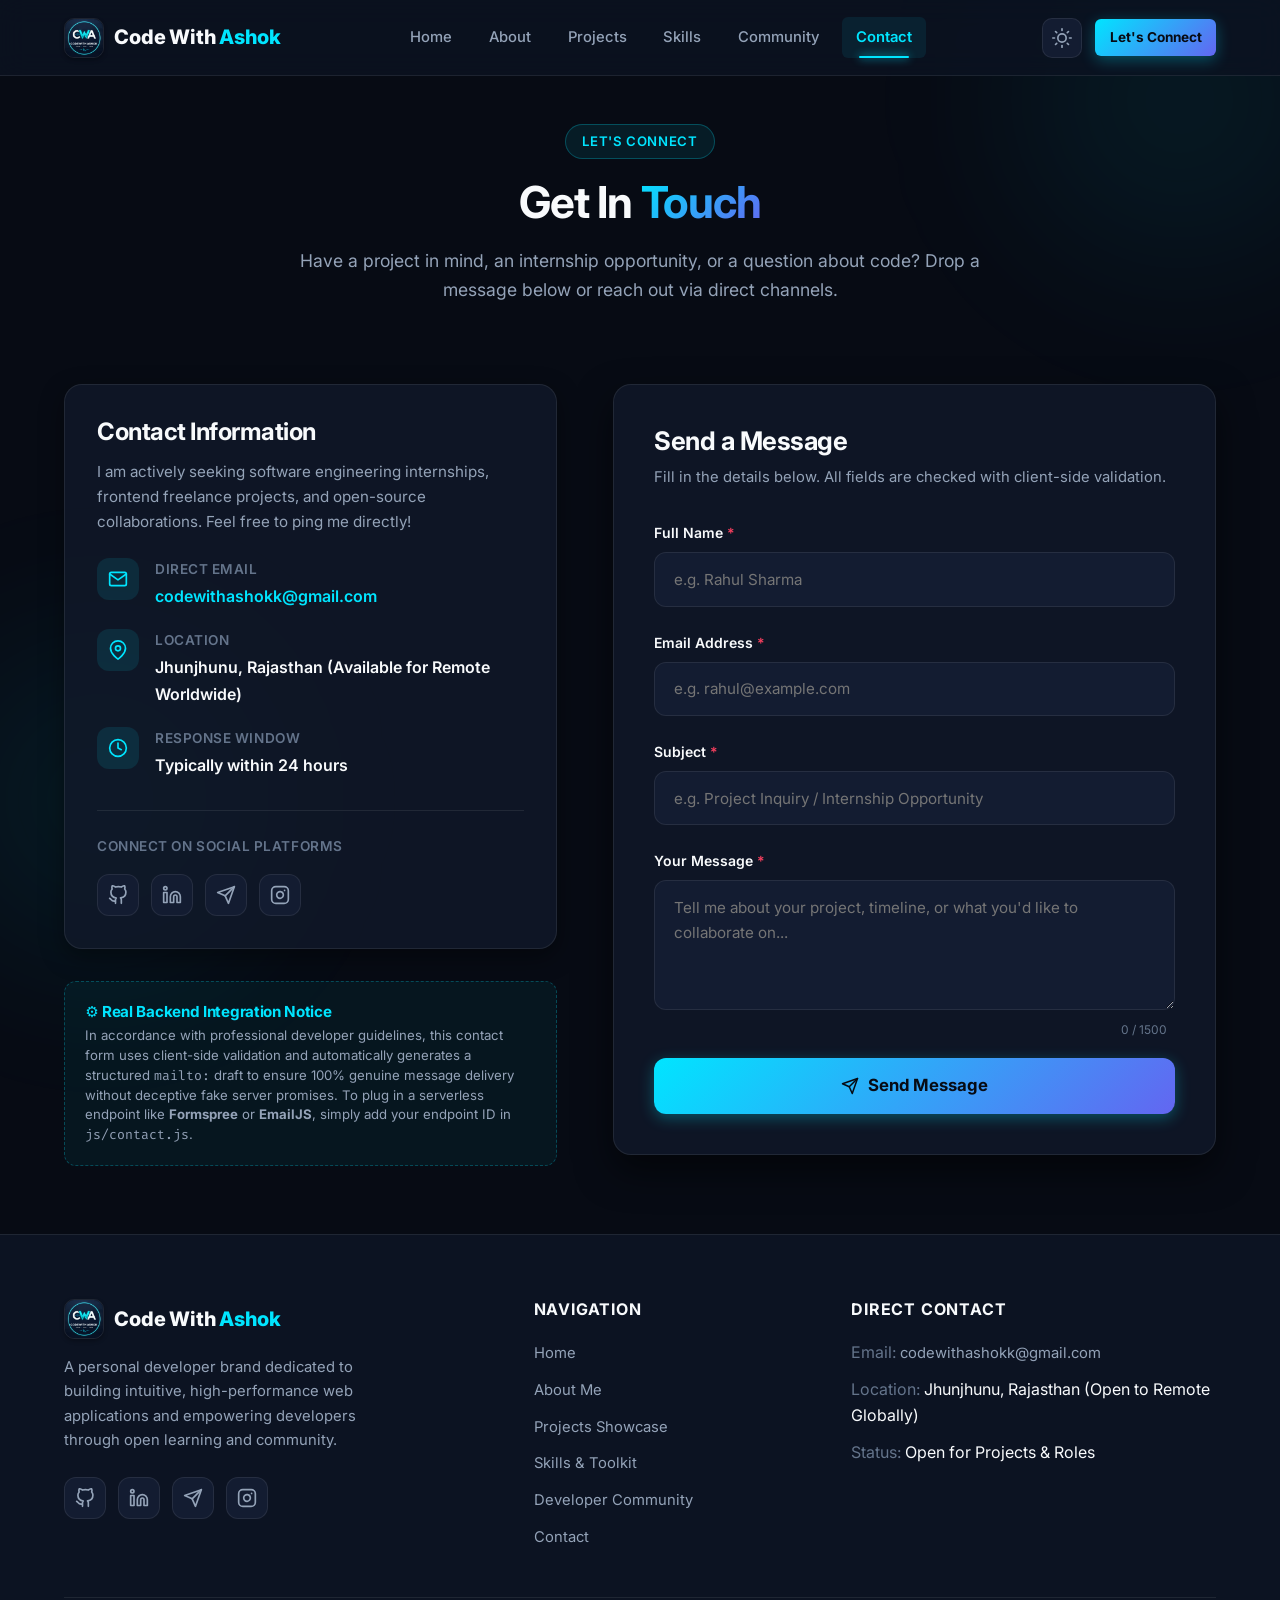
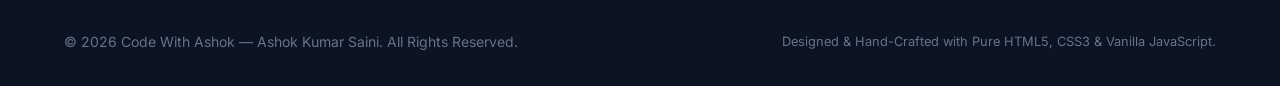
<file: contact.html>
<!DOCTYPE html>
<html lang="en" data-theme="dark">
<head>
  <meta charset="UTF-8" />
  <meta name="viewport" content="width=device-width, initial-scale=1.0, viewport-fit=cover" />
  
  <!-- Primary SEO Meta Tags -->
  <title>Contact Ashok Kumar Saini | Code With Ashok</title>
  <meta name="title" content="Contact Ashok Kumar Saini | Code With Ashok" />
  <meta name="description" content="Contact Ashok Kumar Saini (Code With Ashok) for web development projects, internships, collaborations, or tech mentorship from Jhunjhunu, Rajasthan &amp; remote." />
  <meta name="keywords" content="Contact Ashok Kumar Saini, Code With Ashok, Hire Web Developer, Freelance Developer, BCA Student, Jhunjhunu Rajasthan, Collaboration" />
  <meta name="author" content="Ashok Kumar Saini" />
  <meta name="creator" content="Ashok Kumar Saini" />
  <meta name="publisher" content="Code With Ashok" />
  <meta name="robots" content="index, follow, max-image-preview:large, max-snippet:-1, max-video-preview:-1" />
  <link rel="canonical" href="https://codewithashokk.onrender.com/contact.html" />

  <!-- Open Graph / LinkedIn / WhatsApp / Instagram -->
  <meta property="og:type" content="website" />
  <meta property="og:site_name" content="Code With Ashok" />
  <meta property="og:url" content="https://codewithashokk.onrender.com/contact.html" />
  <meta property="og:title" content="Contact Ashok Kumar Saini | Code With Ashok" />
  <meta property="og:description" content="Contact Ashok Kumar Saini (Code With Ashok) for web development projects, internships, collaborations, or tech mentorship from Jhunjhunu, Rajasthan &amp; remote." />
  <meta property="og:image" content="https://codewithashokk.onrender.com/assets/icons/codewithashokk.png" />
  <meta property="og:image:alt" content="Contact Code With Ashok — Ashok Kumar Saini" />
  <meta property="og:locale" content="en_IN" />

  <!-- Twitter (X) Card Tags -->
  <meta name="twitter:card" content="summary_large_image" />
  <meta name="twitter:site" content="@codewithashokk" />
  <meta name="twitter:creator" content="@codewithashokk" />
  <meta name="twitter:url" content="https://codewithashokk.onrender.com/contact.html" />
  <meta name="twitter:title" content="Contact Ashok Kumar Saini | Code With Ashok" />
  <meta name="twitter:description" content="Reach out to Ashok Kumar Saini (Web Developer &amp; BCA Student) for web projects, internships, or collaborations." />
  <meta name="twitter:image" content="https://codewithashokk.onrender.com/assets/icons/codewithashokk.png" />
  <meta name="twitter:image:alt" content="Contact Code With Ashok" />

  <!-- Favicon -->
  <link rel="icon" type="image/png" href="assets/icons/codewithashokk.png" />
  <link rel="apple-touch-icon" href="assets/icons/codewithashokk.png" />
  <link rel="alternate icon" href="favicon.ico" />

  <!-- Google Fonts Preconnect -->
  <link rel="preconnect" href="https://fonts.googleapis.com" />
  <link rel="preconnect" href="https://fonts.gstatic.com" crossorigin />
  <link href="https://fonts.googleapis.com/css2?family=Fira+Code:wght@400;500;600&family=Inter:wght@400;500;600;700;800&display=swap" rel="stylesheet" />

  <!-- Stylesheet -->
  <link rel="stylesheet" href="css/style.css?v=6" />

  <!-- Structured Data JSON-LD -->
  <script type="application/ld+json">
  {
    "@context": "https://schema.org",
    "@type": "ContactPage",
    "name": "Contact Code With Ashok — Ashok Kumar Saini",
    "description": "Direct contact channel and inquiry form for Web Developer & BCA Student Ashok Kumar Saini.",
    "url": "https://codewithashokk.onrender.com/contact.html",
    "mainEntity": {
      "@type": "Person",
      "@id": "https://codewithashokk.onrender.com/#person",
      "name": "Ashok Kumar Saini",
      "email": "mailto:codewithashokk@gmail.com"
    }
  }
  </script>
</head>
<body>

  <!-- Ambient Glow Effects -->
  <div class="ambient-glow ambient-top-right" aria-hidden="true"></div>
  <div class="ambient-glow ambient-bottom-left" aria-hidden="true"></div>

  <!-- NAVIGATION BAR -->
  <header class="navbar" role="banner">
    <div class="container nav-container">
      <a href="index.html" class="brand-logo" aria-label="Code With Ashok Home">
        <img src="assets/icons/codewithashokk.png" alt="Code With Ashok Logo" class="brand-logo-img" width="40" height="40" />
        <span class="brand-text">Code With <span>Ashok</span></span>
      </a>

      <!-- Desktop Navigation Menu -->
      <nav class="nav-menu" role="navigation" aria-label="Primary Navigation">
        <a href="index.html" class="nav-link">Home</a>
        <a href="about.html" class="nav-link">About</a>
        <a href="projects.html" class="nav-link">Projects</a>
        <a href="skills.html" class="nav-link">Skills</a>
        <a href="community.html" class="nav-link">Community</a>
        <a href="contact.html" class="nav-link active">Contact</a>
      </nav>

      <!-- Nav Actions -->
      <div class="nav-actions">
        <button id="theme-toggle-btn" class="theme-toggle-btn" aria-label="Switch to light theme" title="Switch Theme">
          <span id="theme-icon" aria-hidden="true">
            <svg xmlns="http://www.w3.org/2000/svg" viewBox="0 0 24 24" fill="none" stroke="currentColor" stroke-width="2" stroke-linecap="round" stroke-linejoin="round">
              <circle cx="12" cy="12" r="5"></circle>
              <line x1="12" y1="1" x2="12" y2="3"></line>
              <line x1="12" y1="21" x2="12" y2="23"></line>
              <line x1="4.22" y1="4.22" x2="5.64" y2="5.64"></line>
              <line x1="18.36" y1="18.36" x2="19.78" y2="19.78"></line>
              <line x1="1" y1="12" x2="3" y2="12"></line>
              <line x1="21" y1="12" x2="23" y2="12"></line>
              <line x1="4.22" y1="19.78" x2="5.64" y2="18.36"></line>
              <line x1="18.36" y1="5.64" x2="19.78" y2="4.22"></line>
            </svg>
          </span>
        </button>

        <a href="contact.html" class="btn btn-primary btn-sm" style="display: none;" id="desktop-cta">Let's Connect</a>
        <style>@media(min-width: 768px){ #desktop-cta { display: inline-flex !important; } }</style>

        <button id="hamburger-btn" class="hamburger-btn" aria-label="Toggle navigation drawer" aria-expanded="false">
          <span></span>
          <span></span>
          <span></span>
        </button>
      </div>
    </div>
  </header>

  <!-- Mobile Navigation Overlay & Drawer -->
  <div id="mobile-nav-overlay" class="mobile-nav-overlay" aria-hidden="true"></div>
  <aside id="mobile-nav-drawer" class="mobile-nav-drawer" aria-label="Mobile Navigation">
    <div class="mobile-nav-links">
      <a href="index.html" class="mobile-nav-link">Home</a>
      <a href="about.html" class="mobile-nav-link">About</a>
      <a href="projects.html" class="mobile-nav-link">Projects</a>
      <a href="skills.html" class="mobile-nav-link">Skills</a>
      <a href="community.html" class="mobile-nav-link">Community</a>
      <a href="contact.html" class="mobile-nav-link active">Contact</a>
    </div>

    <div class="mobile-nav-footer">
      <a href="contact.html" class="btn btn-primary" style="width: 100%;">Let's Connect</a>
      <div class="mobile-socials">
        <a href="https://github.com/CodeWithAshokk" target="_blank" rel="noopener noreferrer" class="social-icon-btn" aria-label="GitHub">
          <svg viewBox="0 0 24 24" fill="none" stroke="currentColor" stroke-width="2" stroke-linecap="round" stroke-linejoin="round">
            <path d="M9 19c-5 1.5-5-2.5-7-3m14 6v-3.87a3.37 3.37 0 0 0-.94-2.61c3.14-.35 6.44-1.54 6.44-7A5.44 5.44 0 0 0 20 4.77 5.07 5.07 0 0 0 19.91 1S18.73.65 16 2.48a13.38 13.38 0 0 0-7 0C6.27.65 5.09 1 5.09 1A5.07 5.07 0 0 0 5 4.77a5.44 5.44 0 0 0-1.5 3.78c0 5.42 3.3 6.61 6.44 7A3.37 3.37 0 0 0 9 18.13V22"></path>
          </svg>
        </a>
        <a href="https://www.linkedin.com/in/ashokkumarsainii" target="_blank" rel="noopener noreferrer" class="social-icon-btn" aria-label="LinkedIn">
          <svg viewBox="0 0 24 24" fill="none" stroke="currentColor" stroke-width="2" stroke-linecap="round" stroke-linejoin="round">
            <path d="M16 8a6 6 0 0 1 6 6v7h-4v-7a2 2 0 0 0-2-2 2 2 0 0 0-2 2v7h-4v-7a6 6 0 0 1 6-6z"></path>
            <rect x="2" y="9" width="4" height="12"></rect>
            <circle cx="4" cy="4" r="2"></circle>
          </svg>
        </a>
        <a href="https://t.me/+O-ia_6re6TllYWFl" target="_blank" rel="noopener noreferrer" class="social-icon-btn" aria-label="Telegram">
          <svg viewBox="0 0 24 24" fill="none" stroke="currentColor" stroke-width="2" stroke-linecap="round" stroke-linejoin="round">
            <line x1="22" y1="2" x2="11" y2="13"></line>
            <polygon points="22 2 15 22 11 13 2 9 22 2"></polygon>
          </svg>
        </a>
      </div>
    </div>
  </aside>

  <!-- MAIN CONTENT -->
  <main id="main-content" class="main-content">

    <!-- PAGE HERO -->
    <section class="section-sm" style="padding-top: 3rem; padding-bottom: 2rem;">
      <div class="container">
        <div class="section-title-wrap" style="margin-bottom: 2rem;">
          <span class="section-tag">Let's Connect</span>
          <h1 class="section-title">Get In <span class="text-gradient">Touch</span></h1>
          <p class="section-desc">Have a project in mind, an internship opportunity, or a question about code? Drop a message below or reach out via direct channels.</p>
        </div>
      </div>
    </section>

    <!-- CONTACT GRID SECTION -->
    <section class="section" style="padding-top: 1rem;">
      <div class="container">
        
        <div class="contact-grid">
          
          <!-- LEFT COLUMN: DIRECT CONTACT DETAILS -->
          <div class="contact-info-panel reveal-on-scroll">
            
            <div class="contact-card-box">
              <h2 style="font-size: 1.5rem; margin-bottom: 0.75rem;">Contact Information</h2>
              <p style="color: var(--text-secondary); font-size: 0.95rem; margin-bottom: 1.5rem;">
                I am actively seeking software engineering internships, frontend freelance projects, and open-source collaborations. Feel free to ping me directly!
              </p>

              <div class="contact-methods">
                
                <!-- Email Item -->
                <div class="contact-method-item">
                  <div class="method-icon" aria-hidden="true">
                    <svg viewBox="0 0 24 24" fill="none" stroke="currentColor" stroke-width="2" stroke-linecap="round" stroke-linejoin="round">
                      <path d="M4 4h16c1.1 0 2 .9 2 2v12c0 1.1-.9 2-2 2H4c-1.1 0-2-.9-2-2V6c0-1.1.9-2 2-2z"></path>
                      <polyline points="22,6 12,13 2,6"></polyline>
                    </svg>
                  </div>
                  <div>
                    <div class="method-title">Direct Email</div>
                    <a href="mailto:codewithashokk@gmail.com" class="method-value" style="color: var(--accent-cyan);">
                      codewithashokk@gmail.com
                    </a>
                  </div>
                </div>

                <!-- Location Item -->
                <div class="contact-method-item">
                  <div class="method-icon" aria-hidden="true">
                    <svg viewBox="0 0 24 24" fill="none" stroke="currentColor" stroke-width="2" stroke-linecap="round" stroke-linejoin="round">
                      <path d="M21 10c0 7-9 13-9 13s-9-6-9-13a9 9 0 0 1 18 0z"></path>
                      <circle cx="12" cy="10" r="3"></circle>
                    </svg>
                  </div>
                  <div>
                    <div class="method-title">Location</div>
                    <div class="method-value">Jhunjhunu, Rajasthan (Available for Remote Worldwide)</div>
                  </div>
                </div>

                <!-- Response Time Guarantee -->
                <div class="contact-method-item">
                  <div class="method-icon" aria-hidden="true">
                    <svg viewBox="0 0 24 24" fill="none" stroke="currentColor" stroke-width="2" stroke-linecap="round" stroke-linejoin="round">
                      <circle cx="12" cy="12" r="10"></circle>
                      <polyline points="12 6 12 12 16 14"></polyline>
                    </svg>
                  </div>
                  <div>
                    <div class="method-title">Response Window</div>
                    <div class="method-value">Typically within 24 hours</div>
                  </div>
                </div>

              </div>

              <!-- Social Links Section -->
              <div style="margin-top: 2rem; padding-top: 1.5rem; border-top: 1px solid var(--border-color);">
                <div class="method-title" style="margin-bottom: 0.75rem;">Connect on Social Platforms</div>
                <div class="social-links-row">
                  <a href="https://github.com/CodeWithAshokk" target="_blank" rel="noopener noreferrer" class="social-icon-btn" aria-label="GitHub Profile" title="GitHub">
                    <svg viewBox="0 0 24 24" fill="none" stroke="currentColor" stroke-width="2" stroke-linecap="round" stroke-linejoin="round">
                      <path d="M9 19c-5 1.5-5-2.5-7-3m14 6v-3.87a3.37 3.37 0 0 0-.94-2.61c3.14-.35 6.44-1.54 6.44-7A5.44 5.44 0 0 0 20 4.77 5.07 5.07 0 0 0 19.91 1S18.73.65 16 2.48a13.38 13.38 0 0 0-7 0C6.27.65 5.09 1 5.09 1A5.07 5.07 0 0 0 5 4.77a5.44 5.44 0 0 0-1.5 3.78c0 5.42 3.3 6.61 6.44 7A3.37 3.37 0 0 0 9 18.13V22"></path>
                    </svg>
                  </a>
                  <a href="https://www.linkedin.com/in/ashokkumarsainii" target="_blank" rel="noopener noreferrer" class="social-icon-btn" aria-label="LinkedIn Profile" title="LinkedIn">
                    <svg viewBox="0 0 24 24" fill="none" stroke="currentColor" stroke-width="2" stroke-linecap="round" stroke-linejoin="round">
                      <path d="M16 8a6 6 0 0 1 6 6v7h-4v-7a2 2 0 0 0-2-2 2 2 0 0 0-2 2v7h-4v-7a6 6 0 0 1 6-6z"></path>
                      <rect x="2" y="9" width="4" height="12"></rect>
                      <circle cx="4" cy="4" r="2"></circle>
                    </svg>
                  </a>
                  <a href="https://t.me/+O-ia_6re6TllYWFl" target="_blank" rel="noopener noreferrer" class="social-icon-btn" aria-label="Telegram Channel" title="Telegram">
                    <svg viewBox="0 0 24 24" fill="none" stroke="currentColor" stroke-width="2" stroke-linecap="round" stroke-linejoin="round">
                      <line x1="22" y1="2" x2="11" y2="13"></line>
                      <polygon points="22 2 15 22 11 13 2 9 22 2"></polygon>
                    </svg>
                  </a>
                  <a href="https://www.instagram.com/codewithashokk" target="_blank" rel="noopener noreferrer" class="social-icon-btn" aria-label="Instagram Page" title="Instagram">
                    <svg viewBox="0 0 24 24" fill="none" stroke="currentColor" stroke-width="2" stroke-linecap="round" stroke-linejoin="round">
                      <rect x="2" y="2" width="20" height="20" rx="5" ry="5"></rect>
                      <path d="M16 11.37A4 4 0 1 1 12.63 8 4 4 0 0 1 16 11.37z"></path>
                      <line x1="17.5" y1="6.5" x2="17.51" y2="6.5"></line>
                    </svg>
                  </a>
                </div>
              </div>

            </div>

            <!-- Developer Integration Note -->
            <div style="background: rgba(0, 229, 255, 0.05); border: 1px dashed rgba(0, 229, 255, 0.25); border-radius: var(--radius-md); padding: 1.25rem;">
              <h3 style="font-size: 0.95rem; font-weight: 700; color: var(--accent-cyan); margin-bottom: 0.35rem;">
                ⚙️ Real Backend Integration Notice
              </h3>
              <p style="font-size: 0.825rem; color: var(--text-secondary); line-height: 1.5;">
                In accordance with professional developer guidelines, this contact form uses client-side validation and automatically generates a structured <code>mailto:</code> draft to ensure 100% genuine message delivery without deceptive fake server promises. To plug in a serverless endpoint like <strong>Formspree</strong> or <strong>EmailJS</strong>, simply add your endpoint ID in <code>js/contact.js</code>.
              </p>
            </div>

          </div>

          <!-- RIGHT COLUMN: INTERACTIVE CONTACT FORM -->
          <div class="contact-form-card reveal-on-scroll">
            <h2 style="font-size: 1.6rem; margin-bottom: 0.5rem;">Send a Message</h2>
            <p style="font-size: 0.925rem; color: var(--text-secondary); margin-bottom: 2rem;">
              Fill in the details below. All fields are checked with client-side validation.
            </p>

            <!-- Status Alert (Error or Success) -->
            <div id="form-status-alert" class="form-status-alert" role="alert" aria-live="assertive"></div>

            <form id="contact-form" novalidate>
              
              <!-- Full Name Field -->
              <div class="form-group">
                <label for="contact-name" class="form-label">Full Name <span style="color: var(--accent-rose);">*</span></label>
                <input type="text" id="contact-name" class="form-control" placeholder="e.g. Rahul Sharma" required aria-required="true" aria-describedby="name-error" />
                <span id="name-error" class="form-error-msg" role="alert"></span>
              </div>

              <!-- Email Field -->
              <div class="form-group">
                <label for="contact-email" class="form-label">Email Address <span style="color: var(--accent-rose);">*</span></label>
                <input type="email" id="contact-email" class="form-control" placeholder="e.g. rahul@example.com" required aria-required="true" aria-describedby="email-error" />
                <span id="email-error" class="form-error-msg" role="alert"></span>
              </div>

              <!-- Subject Field -->
              <div class="form-group">
                <label for="contact-subject" class="form-label">Subject <span style="color: var(--accent-rose);">*</span></label>
                <input type="text" id="contact-subject" class="form-control" placeholder="e.g. Project Inquiry / Internship Opportunity" required aria-required="true" aria-describedby="subject-error" />
                <span id="subject-error" class="form-error-msg" role="alert"></span>
              </div>

              <!-- Message Field -->
              <div class="form-group">
                <label for="contact-message" class="form-label">Your Message <span style="color: var(--accent-rose);">*</span></label>
                <textarea id="contact-message" class="form-control" placeholder="Tell me about your project, timeline, or what you'd like to collaborate on..." maxlength="1500" required aria-required="true" aria-describedby="message-error"></textarea>
                <span id="message-error" class="form-error-msg" role="alert"></span>
                <span id="message-char-count" class="form-char-count" aria-hidden="true">0 / 1500</span>
              </div>

              <!-- Submit Button -->
              <button type="submit" id="contact-submit-btn" class="btn btn-primary btn-lg" style="width: 100%; margin-top: 1rem;">
                <svg xmlns="http://www.w3.org/2000/svg" viewBox="0 0 24 24" fill="none" stroke="currentColor" stroke-width="2" stroke-linecap="round" stroke-linejoin="round" width="18" height="18" aria-hidden="true">
                  <line x1="22" y1="2" x2="11" y2="13"></line>
                  <polygon points="22 2 15 22 11 13 2 9 22 2"></polygon>
                </svg>
                Send Message
              </button>

            </form>
          </div>

        </div>

      </div>
    </section>

  </main>

  <!-- PROFESSIONAL FOOTER -->
  <footer class="footer" role="contentinfo">
    <div class="container">
      <div class="footer-grid">
        <div class="footer-brand">
          <a href="index.html" class="brand-logo">
            <img src="assets/icons/codewithashokk.png" alt="Code With Ashok Logo" class="brand-logo-img" width="40" height="40" />
            <span class="brand-text">Code With <span>Ashok</span></span>
          </a>
          <p>
            A personal developer brand dedicated to building intuitive, high-performance web applications and empowering developers through open learning and community.
          </p>
          <div class="social-links-row" style="margin-top: 1.5rem;">
            <a href="https://github.com/CodeWithAshokk" target="_blank" rel="noopener noreferrer" class="social-icon-btn" aria-label="GitHub Profile">
              <svg viewBox="0 0 24 24" fill="none" stroke="currentColor" stroke-width="2" stroke-linecap="round" stroke-linejoin="round">
                <path d="M9 19c-5 1.5-5-2.5-7-3m14 6v-3.87a3.37 3.37 0 0 0-.94-2.61c3.14-.35 6.44-1.54 6.44-7A5.44 5.44 0 0 0 20 4.77 5.07 5.07 0 0 0 19.91 1S18.73.65 16 2.48a13.38 13.38 0 0 0-7 0C6.27.65 5.09 1 5.09 1A5.07 5.07 0 0 0 5 4.77a5.44 5.44 0 0 0-1.5 3.78c0 5.42 3.3 6.61 6.44 7A3.37 3.37 0 0 0 9 18.13V22"></path>
              </svg>
            </a>
            <a href="https://www.linkedin.com/in/ashokkumarsainii" target="_blank" rel="noopener noreferrer" class="social-icon-btn" aria-label="LinkedIn Profile">
              <svg viewBox="0 0 24 24" fill="none" stroke="currentColor" stroke-width="2" stroke-linecap="round" stroke-linejoin="round">
                <path d="M16 8a6 6 0 0 1 6 6v7h-4v-7a2 2 0 0 0-2-2 2 2 0 0 0-2 2v7h-4v-7a6 6 0 0 1 6-6z"></path>
                <rect x="2" y="9" width="4" height="12"></rect>
                <circle cx="4" cy="4" r="2"></circle>
              </svg>
            </a>
            <a href="https://t.me/+O-ia_6re6TllYWFl" target="_blank" rel="noopener noreferrer" class="social-icon-btn" aria-label="Telegram Channel">
              <svg viewBox="0 0 24 24" fill="none" stroke="currentColor" stroke-width="2" stroke-linecap="round" stroke-linejoin="round">
                <line x1="22" y1="2" x2="11" y2="13"></line>
                <polygon points="22 2 15 22 11 13 2 9 22 2"></polygon>
              </svg>
            </a>
            <a href="https://www.instagram.com/codewithashokk" target="_blank" rel="noopener noreferrer" class="social-icon-btn" aria-label="Instagram Page">
              <svg viewBox="0 0 24 24" fill="none" stroke="currentColor" stroke-width="2" stroke-linecap="round" stroke-linejoin="round">
                <rect x="2" y="2" width="20" height="20" rx="5" ry="5"></rect>
                <path d="M16 11.37A4 4 0 1 1 12.63 8 4 4 0 0 1 16 11.37z"></path>
                <line x1="17.5" y1="6.5" x2="17.51" y2="6.5"></line>
              </svg>
            </a>
          </div>
        </div>

        <div>
          <h3 class="footer-heading">Navigation</h3>
          <ul class="footer-links">
            <li><a href="index.html" class="footer-link">Home</a></li>
            <li><a href="about.html" class="footer-link">About Me</a></li>
            <li><a href="projects.html" class="footer-link">Projects Showcase</a></li>
            <li><a href="skills.html" class="footer-link">Skills &amp; Toolkit</a></li>
            <li><a href="community.html" class="footer-link">Developer Community</a></li>
            <li><a href="contact.html" class="footer-link">Contact</a></li>
          </ul>
        </div>

        <div>
          <h3 class="footer-heading">Direct Contact</h3>
          <ul class="footer-links">
            <li><span style="color: var(--text-muted);">Email:</span> <a href="mailto:codewithashokk@gmail.com" class="footer-link">codewithashokk@gmail.com</a></li>
            <li><span style="color: var(--text-muted);">Location:</span> Jhunjhunu, Rajasthan (Open to Remote Globally)</li>
            <li><span style="color: var(--text-muted);">Status:</span> Open for Projects &amp; Roles</li>
          </ul>
        </div>
      </div>

      <div class="footer-bottom">
        <p class="copyright-text">
          &copy; <span id="current-year">2026</span> Code With Ashok — Ashok Kumar Saini. All Rights Reserved.
        </p>
        <p class="copyright-text" style="font-size: 0.8rem;">
          Designed &amp; Hand-Crafted with Pure HTML5, CSS3 &amp; Vanilla JavaScript.
        </p>
      </div>
    </div>
  </footer>

  <!-- BACK TO TOP BUTTON -->
  <button id="back-to-top" class="back-to-top" aria-label="Back to top" title="Back to top">
    <svg xmlns="http://www.w3.org/2000/svg" viewBox="0 0 24 24" fill="none" stroke="currentColor" stroke-width="2.5" stroke-linecap="round" stroke-linejoin="round">
      <polyline points="18 15 12 9 6 15"></polyline>
    </svg>
  </button>

  <!-- MOBILE BOTTOM NAVIGATION TAB BAR -->
  <nav class="mobile-bottom-nav" aria-label="Mobile Bottom Navigation">
    <a href="index.html" class="bottom-nav-item">
      <svg viewBox="0 0 24 24" fill="none" stroke="currentColor" stroke-width="2" stroke-linecap="round" stroke-linejoin="round" aria-hidden="true">
        <path d="M3 9l9-7 9 7v11a2 2 0 0 1-2 2H5a2 2 0 0 1-2-2z"></path>
        <polyline points="9 22 9 12 15 12 15 22"></polyline>
      </svg>
      <span>Home</span>
    </a>
    <a href="about.html" class="bottom-nav-item">
      <svg viewBox="0 0 24 24" fill="none" stroke="currentColor" stroke-width="2" stroke-linecap="round" stroke-linejoin="round" aria-hidden="true">
        <path d="M20 21v-2a4 4 0 0 0-4-4H8a4 4 0 0 0-4 4v2"></path>
        <circle cx="12" cy="7" r="4"></circle>
      </svg>
      <span>About</span>
    </a>
    <a href="projects.html" class="bottom-nav-item">
      <svg viewBox="0 0 24 24" fill="none" stroke="currentColor" stroke-width="2" stroke-linecap="round" stroke-linejoin="round" aria-hidden="true">
        <polyline points="16 18 22 12 16 6"></polyline>
        <polyline points="8 6 2 12 8 18"></polyline>
      </svg>
      <span>Projects</span>
    </a>
    <a href="skills.html" class="bottom-nav-item">
      <svg viewBox="0 0 24 24" fill="none" stroke="currentColor" stroke-width="2" stroke-linecap="round" stroke-linejoin="round" aria-hidden="true">
        <polygon points="12 2 2 7 12 12 22 7 12 2"></polygon>
        <polyline points="2 17 12 22 22 17"></polyline>
        <polyline points="2 12 12 17 22 12"></polyline>
      </svg>
      <span>Skills</span>
    </a>
    <a href="contact.html" class="bottom-nav-item active" aria-current="page">
      <svg viewBox="0 0 24 24" fill="none" stroke="currentColor" stroke-width="2" stroke-linecap="round" stroke-linejoin="round" aria-hidden="true">
        <path d="M4 4h16c1.1 0 2 .9 2 2v12c0 1.1-.9 2-2 2H4c-1.1 0-2-.9-2-2V6c0-1.1.9-2 2-2z"></path>
        <polyline points="22,6 12,13 2,6"></polyline>
      </svg>
      <span>Contact</span>
    </a>
  </nav>

  <!-- JAVASCRIPT MODULES -->
  <script src="js/main.js?v=5"></script>
  <script src="js/contact.js"></script>
</body>
</html>
</file>
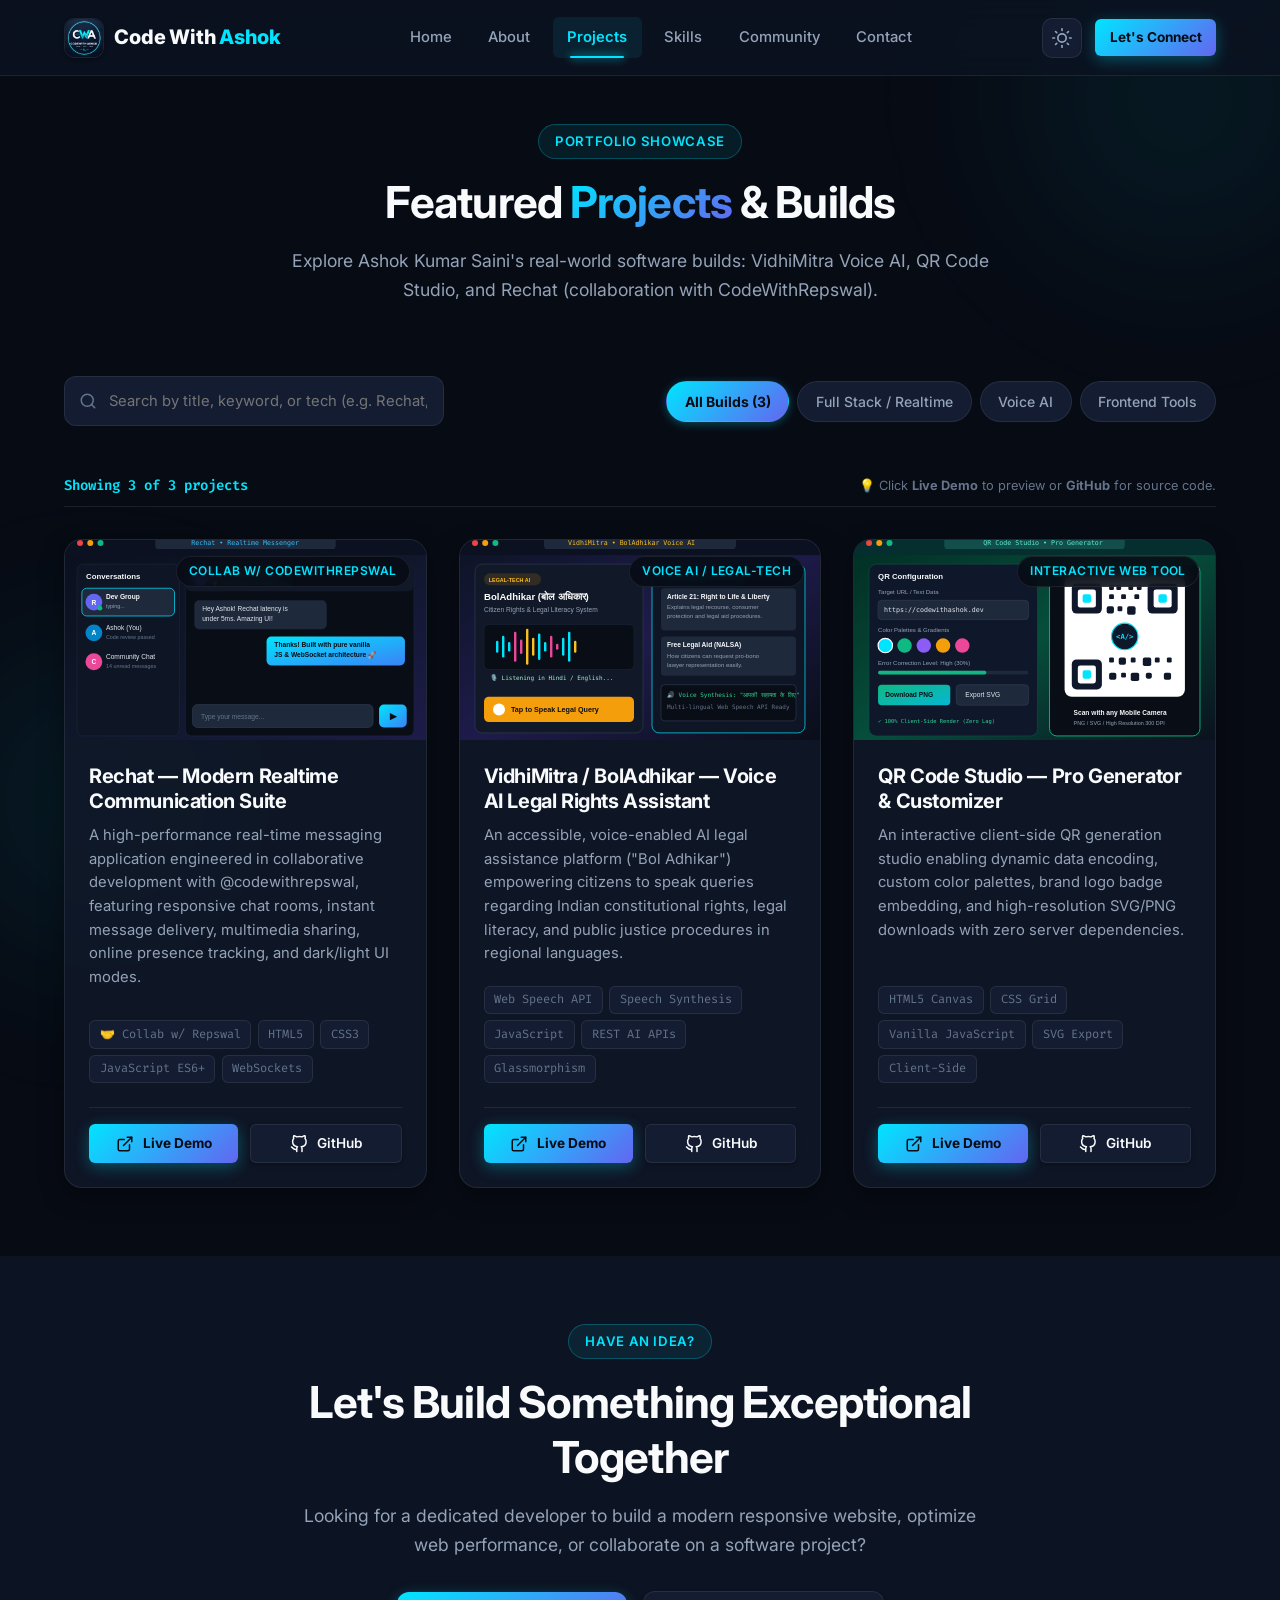
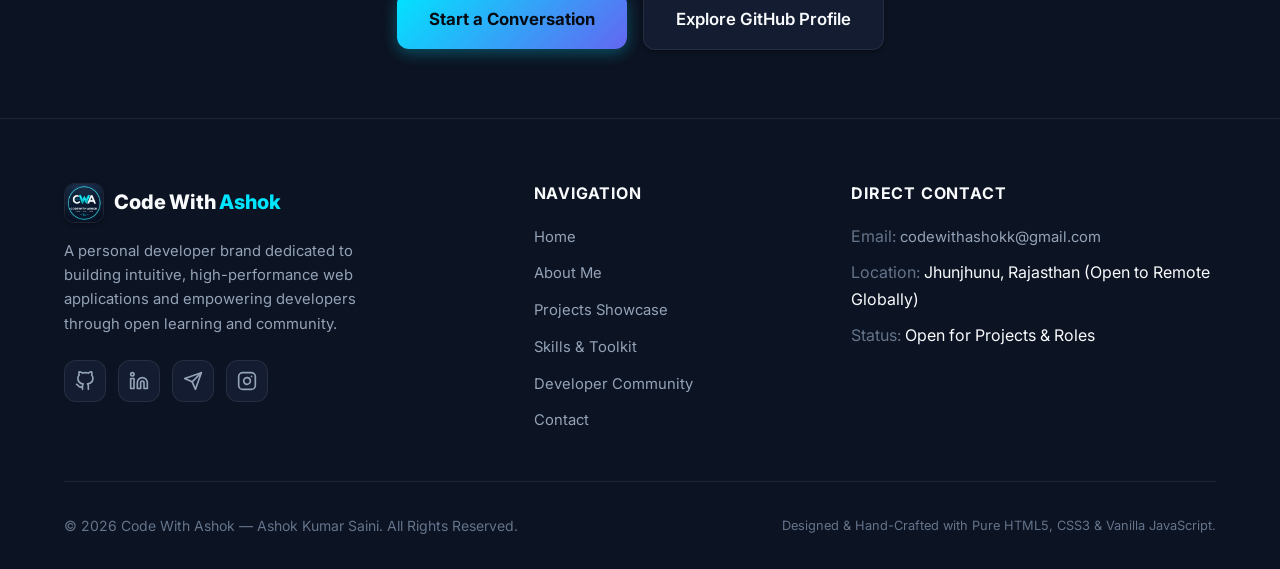
<file: projects.html>
<!DOCTYPE html>
<html lang="en" data-theme="dark">
<head>
  <meta charset="UTF-8" />
  <meta name="viewport" content="width=device-width, initial-scale=1.0, viewport-fit=cover" />
  
  <!-- Primary SEO Meta Tags -->
  <title>Projects — Ashok Kumar Saini | Code With Ashok</title>
  <meta name="title" content="Projects — Ashok Kumar Saini | Code With Ashok" />
  <meta name="description" content="Explore web apps &amp; real projects by Ashok Kumar Saini (Code With Ashok), including VidhiMitra Voice AI, Rechat realtime chat, and QR Code Studio with code." />
  <meta name="keywords" content="Projects, Ashok Kumar Saini, Code With Ashok, VidhiMitra Voice AI, Rechat, QR Code Studio, JavaScript Projects, Web Developer Portfolio" />
  <meta name="author" content="Ashok Kumar Saini" />
  <meta name="creator" content="Ashok Kumar Saini" />
  <meta name="publisher" content="Code With Ashok" />
  <meta name="robots" content="index, follow, max-image-preview:large, max-snippet:-1, max-video-preview:-1" />
  <link rel="canonical" href="https://codewithashokk.onrender.com/projects.html" />

  <!-- Open Graph / LinkedIn / WhatsApp / Instagram -->
  <meta property="og:type" content="website" />
  <meta property="og:site_name" content="Code With Ashok" />
  <meta property="og:url" content="https://codewithashokk.onrender.com/projects.html" />
  <meta property="og:title" content="Projects — Ashok Kumar Saini | Code With Ashok" />
  <meta property="og:description" content="Explore web apps &amp; real projects by Ashok Kumar Saini (Code With Ashok), including VidhiMitra Voice AI, Rechat realtime chat, and QR Code Studio with code." />
  <meta property="og:image" content="https://codewithashokk.onrender.com/assets/icons/codewithashokk.png" />
  <meta property="og:image:alt" content="Code With Ashok — Projects Showcase" />
  <meta property="og:locale" content="en_IN" />

  <!-- Twitter (X) Card Tags -->
  <meta name="twitter:card" content="summary_large_image" />
  <meta name="twitter:site" content="@codewithashokk" />
  <meta name="twitter:creator" content="@codewithashokk" />
  <meta name="twitter:url" content="https://codewithashokk.onrender.com/projects.html" />
  <meta name="twitter:title" content="Projects — Ashok Kumar Saini | Code With Ashok" />
  <meta name="twitter:description" content="Curated web apps &amp; projects by Ashok Kumar Saini with live demos and GitHub source code." />
  <meta name="twitter:image" content="https://codewithashokk.onrender.com/assets/icons/codewithashokk.png" />
  <meta name="twitter:image:alt" content="Code With Ashok — Projects Showcase Preview" />

  <!-- Favicon -->
  <link rel="icon" type="image/png" href="assets/icons/codewithashokk.png" />
  <link rel="apple-touch-icon" href="assets/icons/codewithashokk.png" />
  <link rel="alternate icon" href="favicon.ico" />

  <!-- Google Fonts Preconnect -->
  <link rel="preconnect" href="https://fonts.googleapis.com" />
  <link rel="preconnect" href="https://fonts.gstatic.com" crossorigin />
  <link href="https://fonts.googleapis.com/css2?family=Fira+Code:wght@400;500;600&family=Inter:wght@400;500;600;700;800&display=swap" rel="stylesheet" />

  <!-- Stylesheet -->
  <link rel="stylesheet" href="css/style.css?v=6" />

  <!-- Structured Data JSON-LD -->
  <script type="application/ld+json">
  {
    "@context": "https://schema.org",
    "@type": "CollectionPage",
    "name": "Projects — Code With Ashok",
    "description": "Showcase of web applications, Voice AI tools, and developer projects by Ashok Kumar Saini.",
    "url": "https://codewithashokk.onrender.com/projects.html",
    "author": {
      "@type": "Person",
      "@id": "https://codewithashokk.onrender.com/#person",
      "name": "Ashok Kumar Saini"
    }
  }
  </script>
</head>
<body>

  <!-- Ambient Glow Effects -->
  <div class="ambient-glow ambient-top-right" aria-hidden="true"></div>
  <div class="ambient-glow ambient-bottom-left" aria-hidden="true"></div>

  <!-- NAVIGATION BAR -->
  <header class="navbar" role="banner">
    <div class="container nav-container">
      <a href="index.html" class="brand-logo" aria-label="Code With Ashok Home">
        <img src="assets/icons/codewithashokk.png" alt="Code With Ashok Logo" class="brand-logo-img" width="40" height="40" />
        <span class="brand-text">Code With <span>Ashok</span></span>
      </a>

      <!-- Desktop Navigation Menu -->
      <nav class="nav-menu" role="navigation" aria-label="Primary Navigation">
        <a href="index.html" class="nav-link">Home</a>
        <a href="about.html" class="nav-link">About</a>
        <a href="projects.html" class="nav-link active">Projects</a>
        <a href="skills.html" class="nav-link">Skills</a>
        <a href="community.html" class="nav-link">Community</a>
        <a href="contact.html" class="nav-link">Contact</a>
      </nav>

      <!-- Nav Actions -->
      <div class="nav-actions">
        <button id="theme-toggle-btn" class="theme-toggle-btn" aria-label="Switch to light theme" title="Switch Theme">
          <span id="theme-icon" aria-hidden="true">
            <svg xmlns="http://www.w3.org/2000/svg" viewBox="0 0 24 24" fill="none" stroke="currentColor" stroke-width="2" stroke-linecap="round" stroke-linejoin="round">
              <circle cx="12" cy="12" r="5"></circle>
              <line x1="12" y1="1" x2="12" y2="3"></line>
              <line x1="12" y1="21" x2="12" y2="23"></line>
              <line x1="4.22" y1="4.22" x2="5.64" y2="5.64"></line>
              <line x1="18.36" y1="18.36" x2="19.78" y2="19.78"></line>
              <line x1="1" y1="12" x2="3" y2="12"></line>
              <line x1="21" y1="12" x2="23" y2="12"></line>
              <line x1="4.22" y1="19.78" x2="5.64" y2="18.36"></line>
              <line x1="18.36" y1="5.64" x2="19.78" y2="4.22"></line>
            </svg>
          </span>
        </button>

        <a href="contact.html" class="btn btn-primary btn-sm" style="display: none;" id="desktop-cta">Let's Connect</a>
        <style>@media(min-width: 768px){ #desktop-cta { display: inline-flex !important; } }</style>

        <button id="hamburger-btn" class="hamburger-btn" aria-label="Toggle navigation drawer" aria-expanded="false">
          <span></span>
          <span></span>
          <span></span>
        </button>
      </div>
    </div>
  </header>

  <!-- Mobile Navigation Overlay & Drawer -->
  <div id="mobile-nav-overlay" class="mobile-nav-overlay" aria-hidden="true"></div>
  <aside id="mobile-nav-drawer" class="mobile-nav-drawer" aria-label="Mobile Navigation">
    <div class="mobile-nav-links">
      <a href="index.html" class="mobile-nav-link">Home</a>
      <a href="about.html" class="mobile-nav-link">About</a>
      <a href="projects.html" class="mobile-nav-link active">Projects</a>
      <a href="skills.html" class="mobile-nav-link">Skills</a>
      <a href="community.html" class="mobile-nav-link">Community</a>
      <a href="contact.html" class="mobile-nav-link">Contact</a>
    </div>

    <div class="mobile-nav-footer">
      <a href="contact.html" class="btn btn-primary" style="width: 100%;">Let's Connect</a>
      <div class="mobile-socials">
        <a href="https://github.com/CodeWithAshokk" target="_blank" rel="noopener noreferrer" class="social-icon-btn" aria-label="GitHub">
          <svg viewBox="0 0 24 24" fill="none" stroke="currentColor" stroke-width="2" stroke-linecap="round" stroke-linejoin="round">
            <path d="M9 19c-5 1.5-5-2.5-7-3m14 6v-3.87a3.37 3.37 0 0 0-.94-2.61c3.14-.35 6.44-1.54 6.44-7A5.44 5.44 0 0 0 20 4.77 5.07 5.07 0 0 0 19.91 1S18.73.65 16 2.48a13.38 13.38 0 0 0-7 0C6.27.65 5.09 1 5.09 1A5.07 5.07 0 0 0 5 4.77a5.44 5.44 0 0 0-1.5 3.78c0 5.42 3.3 6.61 6.44 7A3.37 3.37 0 0 0 9 18.13V22"></path>
          </svg>
        </a>
        <a href="https://www.linkedin.com/in/ashokkumarsainii" target="_blank" rel="noopener noreferrer" class="social-icon-btn" aria-label="LinkedIn">
          <svg viewBox="0 0 24 24" fill="none" stroke="currentColor" stroke-width="2" stroke-linecap="round" stroke-linejoin="round">
            <path d="M16 8a6 6 0 0 1 6 6v7h-4v-7a2 2 0 0 0-2-2 2 2 0 0 0-2 2v7h-4v-7a6 6 0 0 1 6-6z"></path>
            <rect x="2" y="9" width="4" height="12"></rect>
            <circle cx="4" cy="4" r="2"></circle>
          </svg>
        </a>
        <a href="https://t.me/+O-ia_6re6TllYWFl" target="_blank" rel="noopener noreferrer" class="social-icon-btn" aria-label="Telegram">
          <svg viewBox="0 0 24 24" fill="none" stroke="currentColor" stroke-width="2" stroke-linecap="round" stroke-linejoin="round">
            <line x1="22" y1="2" x2="11" y2="13"></line>
            <polygon points="22 2 15 22 11 13 2 9 22 2"></polygon>
          </svg>
        </a>
      </div>
    </div>
  </aside>

  <!-- MAIN CONTENT -->
  <main id="main-content" class="main-content">

    <!-- PAGE HERO -->
    <section class="section-sm" style="padding-top: 3rem; padding-bottom: 2rem;">
      <div class="container">
        <div class="section-title-wrap" style="margin-bottom: 1.5rem;">
          <span class="section-tag">Portfolio Showcase</span>
          <h1 class="section-title">Featured <span class="text-gradient">Projects</span> &amp; Builds</h1>
          <p class="section-desc">Explore Ashok Kumar Saini's real-world software builds: VidhiMitra Voice AI, QR Code Studio, and Rechat (collaboration with CodeWithRepswal).</p>
        </div>
      </div>
    </section>

    <!-- FILTER & SEARCH CONTROLS SECTION -->
    <section class="section" style="padding-top: 1rem;">
      <div class="container">

        <!-- Search Bar and Category Filters -->
        <div class="projects-filter-bar reveal-on-scroll">
          
          <!-- Live Search Input -->
          <div class="search-box">
            <svg class="search-icon" xmlns="http://www.w3.org/2000/svg" viewBox="0 0 24 24" fill="none" stroke="currentColor" stroke-width="2" stroke-linecap="round" stroke-linejoin="round" aria-hidden="true">
              <circle cx="11" cy="11" r="8"></circle>
              <line x1="21" y1="21" x2="16.65" y2="16.65"></line>
            </svg>
            <input type="text" id="project-search-input" class="search-input" placeholder="Search by title, keyword, or tech (e.g. Rechat, Voice AI, Canvas)..." aria-label="Search projects by keyword or tech stack" />
            <button id="clear-search-btn" class="clear-search-btn" aria-label="Clear search query" title="Clear">✕</button>
          </div>

          <!-- Category Buttons -->
          <div class="filter-categories" role="tablist" aria-label="Filter Projects By Category">
            <button class="filter-btn active" data-filter="all" role="tab" aria-selected="true">All Builds (3)</button>
            <button class="filter-btn" data-filter="fullstack" role="tab" aria-selected="false">Full Stack / Realtime</button>
            <button class="filter-btn" data-filter="ai" role="tab" aria-selected="false">Voice AI</button>
            <button class="filter-btn" data-filter="frontend" role="tab" aria-selected="false">Frontend Tools</button>
          </div>

        </div>

        <!-- Project Counter Badge -->
        <div style="display: flex; flex-wrap: wrap; gap: 0.5rem 1rem; justify-content: space-between; align-items: center; margin-bottom: 2rem; padding: 0.5rem 0; border-bottom: 1px solid var(--border-color);">
          <span id="projects-count" style="font-size: 0.875rem; font-family: var(--font-mono); color: var(--accent-cyan); font-weight: 600;">
            Loading projects...
          </span>
          <span style="font-size: 0.8rem; color: var(--text-muted);">
            💡 Click <strong>Live Demo</strong> to preview or <strong>GitHub</strong> for source code.
          </span>
        </div>

        <!-- Projects Grid Container (Populated dynamically by js/projects.js) -->
        <div id="projects-container" class="projects-grid" role="region" aria-live="polite">
          <!-- Fallback or populated by JavaScript -->
          <noscript>
            <div class="empty-state">
              <p>JavaScript is required to display and filter the project showcase dynamically.</p>
            </div>
          </noscript>
        </div>

      </div>
    </section>

    <!-- CALL TO ACTION FOR COLLABORATION -->
    <section class="section" style="background: var(--bg-secondary);">
      <div class="container">
        <div style="text-align: center; max-width: 680px; margin: 0 auto;" class="reveal-on-scroll">
          <span class="section-tag">Have an Idea?</span>
          <h2 class="section-title">Let's Build Something Exceptional Together</h2>
          <p class="section-desc" style="margin-bottom: 2rem;">
            Looking for a dedicated developer to build a modern responsive website, optimize web performance, or collaborate on a software project?
          </p>
          <div class="btn-group" style="justify-content: center;">
            <a href="contact.html" class="btn btn-primary btn-lg">Start a Conversation</a>
            <a href="https://github.com/CodeWithAshokk" target="_blank" rel="noopener noreferrer" class="btn btn-secondary btn-lg">
              Explore GitHub Profile
            </a>
          </div>
        </div>
      </div>
    </section>

  </main>

  <!-- PROFESSIONAL FOOTER -->
  <footer class="footer" role="contentinfo">
    <div class="container">
      <div class="footer-grid">
        <div class="footer-brand">
          <a href="index.html" class="brand-logo">
            <img src="assets/icons/codewithashokk.png" alt="Code With Ashok Logo" class="brand-logo-img" width="40" height="40" />
            <span class="brand-text">Code With <span>Ashok</span></span>
          </a>
          <p>
            A personal developer brand dedicated to building intuitive, high-performance web applications and empowering developers through open learning and community.
          </p>
          <div class="social-links-row" style="margin-top: 1.5rem;">
            <a href="https://github.com/CodeWithAshokk" target="_blank" rel="noopener noreferrer" class="social-icon-btn" aria-label="GitHub Profile">
              <svg viewBox="0 0 24 24" fill="none" stroke="currentColor" stroke-width="2" stroke-linecap="round" stroke-linejoin="round">
                <path d="M9 19c-5 1.5-5-2.5-7-3m14 6v-3.87a3.37 3.37 0 0 0-.94-2.61c3.14-.35 6.44-1.54 6.44-7A5.44 5.44 0 0 0 20 4.77 5.07 5.07 0 0 0 19.91 1S18.73.65 16 2.48a13.38 13.38 0 0 0-7 0C6.27.65 5.09 1 5.09 1A5.07 5.07 0 0 0 5 4.77a5.44 5.44 0 0 0-1.5 3.78c0 5.42 3.3 6.61 6.44 7A3.37 3.37 0 0 0 9 18.13V22"></path>
              </svg>
            </a>
            <a href="https://www.linkedin.com/in/ashokkumarsainii" target="_blank" rel="noopener noreferrer" class="social-icon-btn" aria-label="LinkedIn Profile">
              <svg viewBox="0 0 24 24" fill="none" stroke="currentColor" stroke-width="2" stroke-linecap="round" stroke-linejoin="round">
                <path d="M16 8a6 6 0 0 1 6 6v7h-4v-7a2 2 0 0 0-2-2 2 2 0 0 0-2 2v7h-4v-7a6 6 0 0 1 6-6z"></path>
                <rect x="2" y="9" width="4" height="12"></rect>
                <circle cx="4" cy="4" r="2"></circle>
              </svg>
            </a>
            <a href="https://t.me/+O-ia_6re6TllYWFl" target="_blank" rel="noopener noreferrer" class="social-icon-btn" aria-label="Telegram Channel">
              <svg viewBox="0 0 24 24" fill="none" stroke="currentColor" stroke-width="2" stroke-linecap="round" stroke-linejoin="round">
                <line x1="22" y1="2" x2="11" y2="13"></line>
                <polygon points="22 2 15 22 11 13 2 9 22 2"></polygon>
              </svg>
            </a>
            <a href="https://www.instagram.com/codewithashokk" target="_blank" rel="noopener noreferrer" class="social-icon-btn" aria-label="Instagram Page">
              <svg viewBox="0 0 24 24" fill="none" stroke="currentColor" stroke-width="2" stroke-linecap="round" stroke-linejoin="round">
                <rect x="2" y="2" width="20" height="20" rx="5" ry="5"></rect>
                <path d="M16 11.37A4 4 0 1 1 12.63 8 4 4 0 0 1 16 11.37z"></path>
                <line x1="17.5" y1="6.5" x2="17.51" y2="6.5"></line>
              </svg>
            </a>
          </div>
        </div>

        <div>
          <h3 class="footer-heading">Navigation</h3>
          <ul class="footer-links">
            <li><a href="index.html" class="footer-link">Home</a></li>
            <li><a href="about.html" class="footer-link">About Me</a></li>
            <li><a href="projects.html" class="footer-link">Projects Showcase</a></li>
            <li><a href="skills.html" class="footer-link">Skills &amp; Toolkit</a></li>
            <li><a href="community.html" class="footer-link">Developer Community</a></li>
            <li><a href="contact.html" class="footer-link">Contact</a></li>
          </ul>
        </div>

        <div>
          <h3 class="footer-heading">Direct Contact</h3>
          <ul class="footer-links">
            <li><span style="color: var(--text-muted);">Email:</span> <a href="mailto:codewithashokk@gmail.com" class="footer-link">codewithashokk@gmail.com</a></li>
            <li><span style="color: var(--text-muted);">Location:</span> Jhunjhunu, Rajasthan (Open to Remote Globally)</li>
            <li><span style="color: var(--text-muted);">Status:</span> Open for Projects &amp; Roles</li>
          </ul>
        </div>
      </div>

      <div class="footer-bottom">
        <p class="copyright-text">
          &copy; <span id="current-year">2026</span> Code With Ashok — Ashok Kumar Saini. All Rights Reserved.
        </p>
        <p class="copyright-text" style="font-size: 0.8rem;">
          Designed &amp; Hand-Crafted with Pure HTML5, CSS3 &amp; Vanilla JavaScript.
        </p>
      </div>
    </div>
  </footer>

  <!-- BACK TO TOP BUTTON -->
  <button id="back-to-top" class="back-to-top" aria-label="Back to top" title="Back to top">
    <svg xmlns="http://www.w3.org/2000/svg" viewBox="0 0 24 24" fill="none" stroke="currentColor" stroke-width="2.5" stroke-linecap="round" stroke-linejoin="round">
      <polyline points="18 15 12 9 6 15"></polyline>
    </svg>
  </button>

  <!-- MOBILE BOTTOM NAVIGATION TAB BAR -->
  <nav class="mobile-bottom-nav" aria-label="Mobile Bottom Navigation">
    <a href="index.html" class="bottom-nav-item">
      <svg viewBox="0 0 24 24" fill="none" stroke="currentColor" stroke-width="2" stroke-linecap="round" stroke-linejoin="round" aria-hidden="true">
        <path d="M3 9l9-7 9 7v11a2 2 0 0 1-2 2H5a2 2 0 0 1-2-2z"></path>
        <polyline points="9 22 9 12 15 12 15 22"></polyline>
      </svg>
      <span>Home</span>
    </a>
    <a href="about.html" class="bottom-nav-item">
      <svg viewBox="0 0 24 24" fill="none" stroke="currentColor" stroke-width="2" stroke-linecap="round" stroke-linejoin="round" aria-hidden="true">
        <path d="M20 21v-2a4 4 0 0 0-4-4H8a4 4 0 0 0-4 4v2"></path>
        <circle cx="12" cy="7" r="4"></circle>
      </svg>
      <span>About</span>
    </a>
    <a href="projects.html" class="bottom-nav-item active" aria-current="page">
      <svg viewBox="0 0 24 24" fill="none" stroke="currentColor" stroke-width="2" stroke-linecap="round" stroke-linejoin="round" aria-hidden="true">
        <polyline points="16 18 22 12 16 6"></polyline>
        <polyline points="8 6 2 12 8 18"></polyline>
      </svg>
      <span>Projects</span>
    </a>
    <a href="skills.html" class="bottom-nav-item">
      <svg viewBox="0 0 24 24" fill="none" stroke="currentColor" stroke-width="2" stroke-linecap="round" stroke-linejoin="round" aria-hidden="true">
        <polygon points="12 2 2 7 12 12 22 7 12 2"></polygon>
        <polyline points="2 17 12 22 22 17"></polyline>
        <polyline points="2 12 12 17 22 12"></polyline>
      </svg>
      <span>Skills</span>
    </a>
    <a href="contact.html" class="bottom-nav-item">
      <svg viewBox="0 0 24 24" fill="none" stroke="currentColor" stroke-width="2" stroke-linecap="round" stroke-linejoin="round" aria-hidden="true">
        <path d="M4 4h16c1.1 0 2 .9 2 2v12c0 1.1-.9 2-2 2H4c-1.1 0-2-.9-2-2V6c0-1.1.9-2 2-2z"></path>
        <polyline points="22,6 12,13 2,6"></polyline>
      </svg>
      <span>Contact</span>
    </a>
  </nav>

  <!-- JAVASCRIPT MODULES -->
  <script src="js/main.js?v=5"></script>
  <script src="js/projects.js"></script>
</body>
</html>
</file>
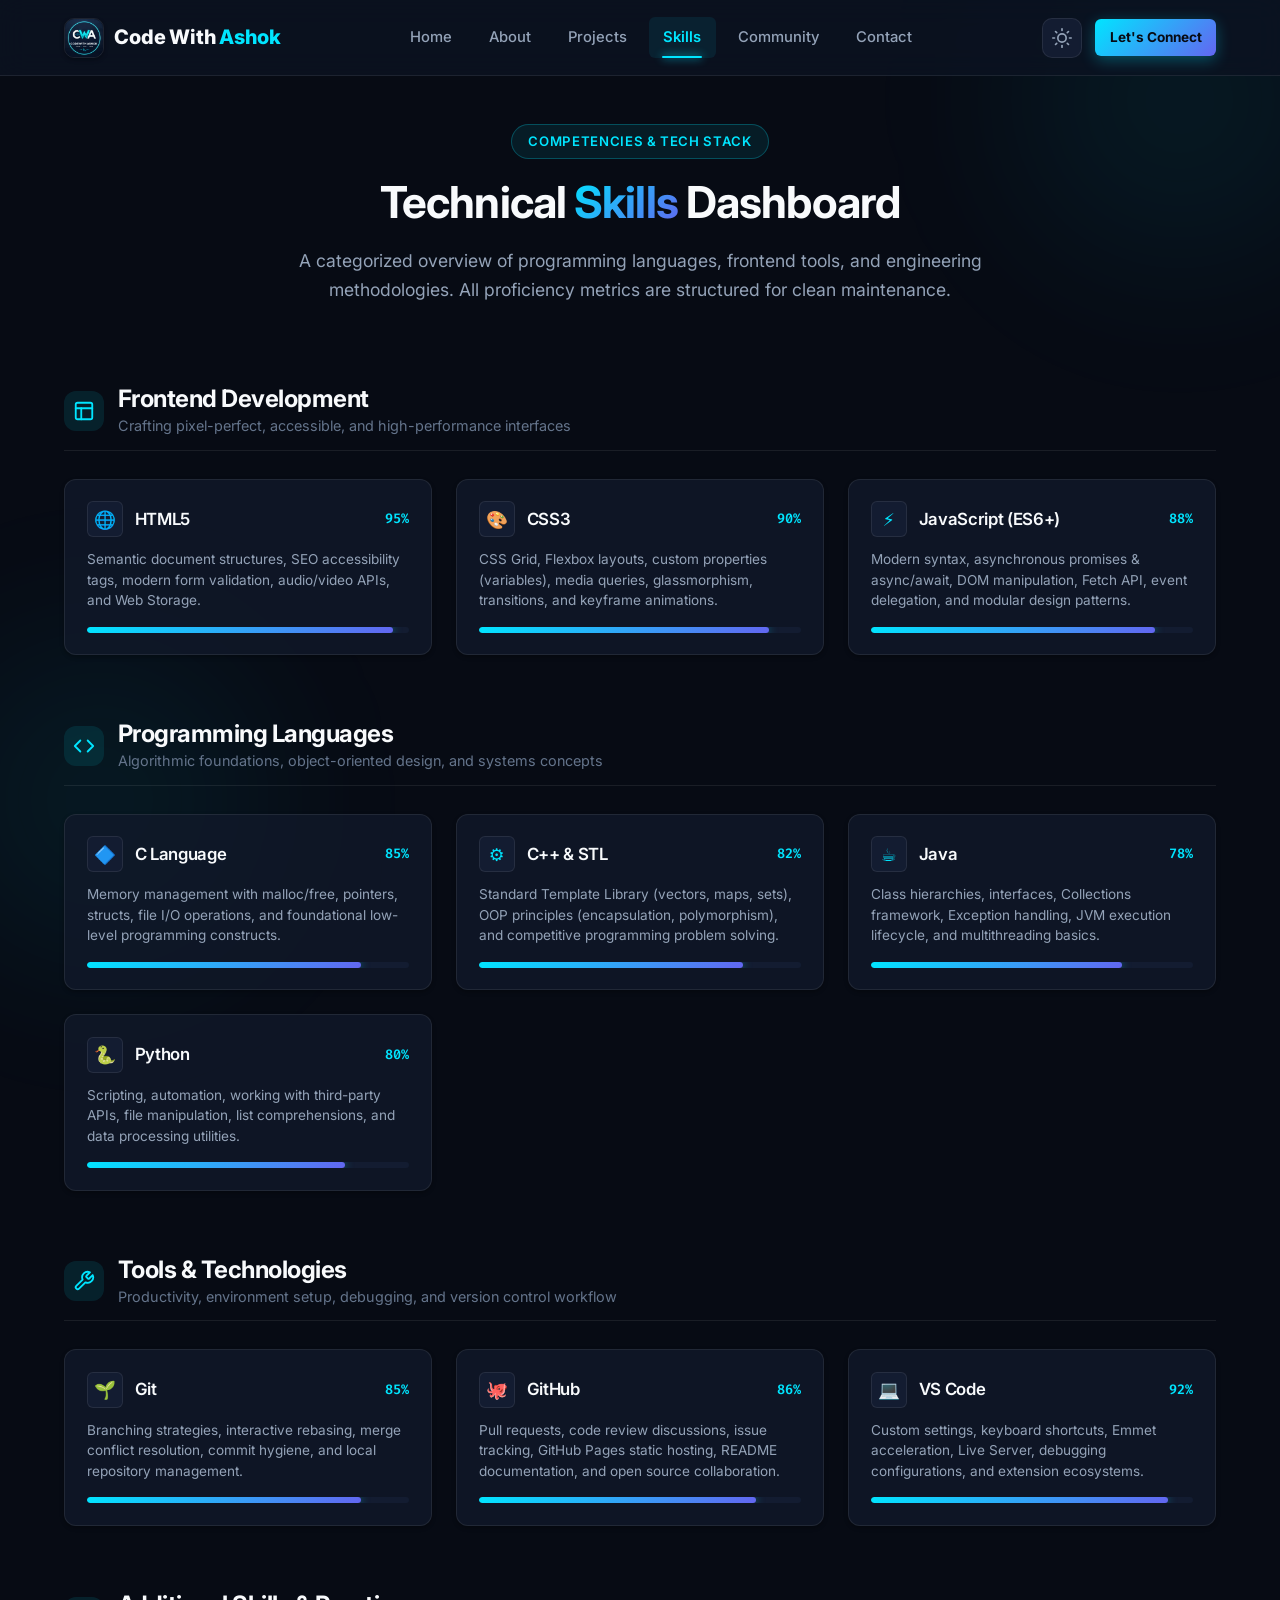
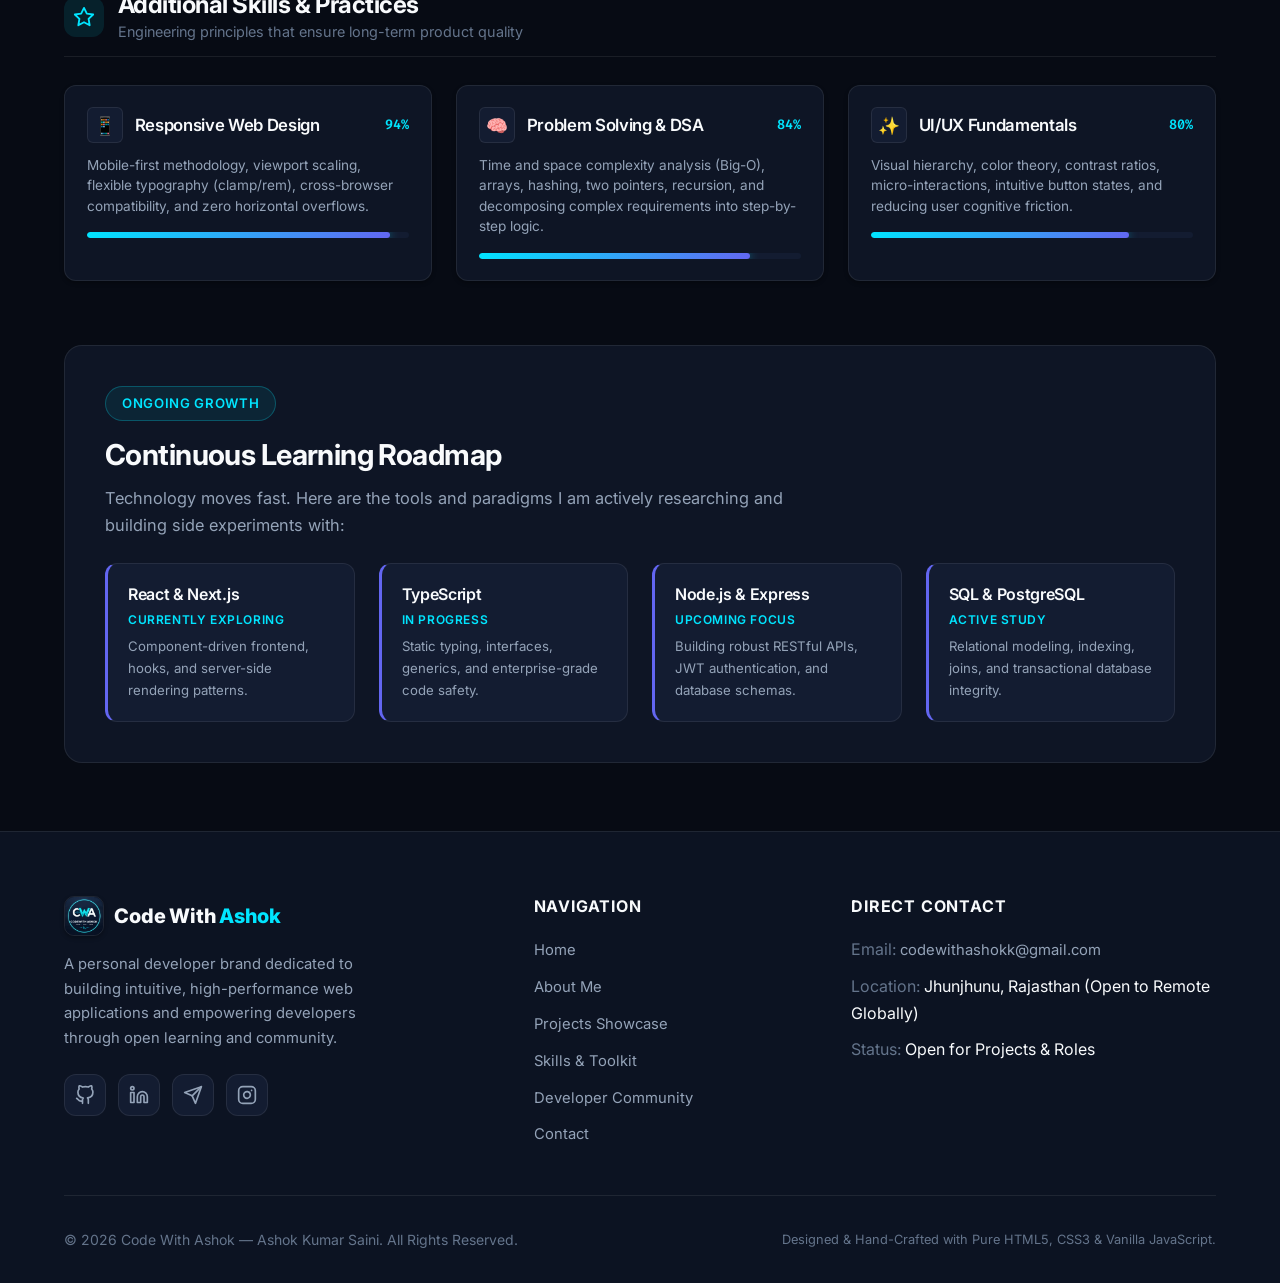
<file: skills.html>
<!DOCTYPE html>
<html lang="en" data-theme="dark">
<head>
  <meta charset="UTF-8" />
  <meta name="viewport" content="width=device-width, initial-scale=1.0, viewport-fit=cover" />
  
  <!-- Primary SEO Meta Tags -->
  <title>Skills &amp; Tech Stack — Ashok Kumar Saini | Code With Ashok</title>
  <meta name="title" content="Skills &amp; Tech Stack — Ashok Kumar Saini | Code With Ashok" />
  <meta name="description" content="View the technical skills of Ashok Kumar Saini (Code With Ashok): HTML5, CSS3, Vanilla JavaScript, Python, C++ DSA, Git, GitHub, and Web Development tools." />
  <meta name="keywords" content="Ashok Kumar Saini Skills, Code With Ashok, HTML5, CSS3, JavaScript, C++, Python, Git, GitHub, DSA, Web Developer, BCA Student" />
  <meta name="author" content="Ashok Kumar Saini" />
  <meta name="creator" content="Ashok Kumar Saini" />
  <meta name="publisher" content="Code With Ashok" />
  <meta name="robots" content="index, follow, max-image-preview:large, max-snippet:-1, max-video-preview:-1" />
  <link rel="canonical" href="https://codewithashokk.onrender.com/skills.html" />

  <!-- Open Graph / LinkedIn / WhatsApp / Instagram -->
  <meta property="og:type" content="website" />
  <meta property="og:site_name" content="Code With Ashok" />
  <meta property="og:url" content="https://codewithashokk.onrender.com/skills.html" />
  <meta property="og:title" content="Skills &amp; Tech Stack — Ashok Kumar Saini | Code With Ashok" />
  <meta property="og:description" content="View the technical skills of Ashok Kumar Saini (Code With Ashok): HTML5, CSS3, Vanilla JavaScript, Python, C++ DSA, Git, GitHub, and Web Development tools." />
  <meta property="og:image" content="https://codewithashokk.onrender.com/assets/icons/codewithashokk.png" />
  <meta property="og:image:alt" content="Code With Ashok — Technical Skills Dashboard" />
  <meta property="og:locale" content="en_IN" />

  <!-- Twitter (X) Card Tags -->
  <meta name="twitter:card" content="summary_large_image" />
  <meta name="twitter:site" content="@codewithashokk" />
  <meta name="twitter:creator" content="@codewithashokk" />
  <meta name="twitter:url" content="https://codewithashokk.onrender.com/skills.html" />
  <meta name="twitter:title" content="Skills &amp; Tech Stack — Code With Ashok" />
  <meta name="twitter:description" content="Technical proficiencies, progress metrics, and developer toolset of Ashok Kumar Saini." />
  <meta name="twitter:image" content="https://codewithashokk.onrender.com/assets/icons/codewithashokk.png" />
  <meta name="twitter:image:alt" content="Code With Ashok — Skills Preview" />

  <!-- Favicon -->
  <link rel="icon" type="image/png" href="assets/icons/codewithashokk.png" />
  <link rel="apple-touch-icon" href="assets/icons/codewithashokk.png" />
  <link rel="alternate icon" href="favicon.ico" />

  <!-- Google Fonts Preconnect -->
  <link rel="preconnect" href="https://fonts.googleapis.com" />
  <link rel="preconnect" href="https://fonts.gstatic.com" crossorigin />
  <link href="https://fonts.googleapis.com/css2?family=Fira+Code:wght@400;500;600&family=Inter:wght@400;500;600;700;800&display=swap" rel="stylesheet" />

  <!-- Stylesheet -->
  <link rel="stylesheet" href="css/style.css?v=6" />

  <!-- Structured Data JSON-LD -->
  <script type="application/ld+json">
  {
    "@context": "https://schema.org",
    "@type": "WebPage",
    "name": "Skills & Tech Stack — Code With Ashok",
    "description": "Technical skills breakdown and proficiencies of Web Developer & BCA Student Ashok Kumar Saini.",
    "url": "https://codewithashokk.onrender.com/skills.html",
    "author": {
      "@type": "Person",
      "@id": "https://codewithashokk.onrender.com/#person",
      "name": "Ashok Kumar Saini"
    }
  }
  </script>
</head>
<body>

  <!-- Ambient Glow Effects -->
  <div class="ambient-glow ambient-top-right" aria-hidden="true"></div>
  <div class="ambient-glow ambient-bottom-left" aria-hidden="true"></div>

  <!-- NAVIGATION BAR -->
  <header class="navbar" role="banner">
    <div class="container nav-container">
      <a href="index.html" class="brand-logo" aria-label="Code With Ashok Home">
        <img src="assets/icons/codewithashokk.png" alt="Code With Ashok Logo" class="brand-logo-img" width="40" height="40" />
        <span class="brand-text">Code With <span>Ashok</span></span>
      </a>

      <!-- Desktop Navigation Menu -->
      <nav class="nav-menu" role="navigation" aria-label="Primary Navigation">
        <a href="index.html" class="nav-link">Home</a>
        <a href="about.html" class="nav-link">About</a>
        <a href="projects.html" class="nav-link">Projects</a>
        <a href="skills.html" class="nav-link active">Skills</a>
        <a href="community.html" class="nav-link">Community</a>
        <a href="contact.html" class="nav-link">Contact</a>
      </nav>

      <!-- Nav Actions -->
      <div class="nav-actions">
        <button id="theme-toggle-btn" class="theme-toggle-btn" aria-label="Switch to light theme" title="Switch Theme">
          <span id="theme-icon" aria-hidden="true">
            <svg xmlns="http://www.w3.org/2000/svg" viewBox="0 0 24 24" fill="none" stroke="currentColor" stroke-width="2" stroke-linecap="round" stroke-linejoin="round">
              <circle cx="12" cy="12" r="5"></circle>
              <line x1="12" y1="1" x2="12" y2="3"></line>
              <line x1="12" y1="21" x2="12" y2="23"></line>
              <line x1="4.22" y1="4.22" x2="5.64" y2="5.64"></line>
              <line x1="18.36" y1="18.36" x2="19.78" y2="19.78"></line>
              <line x1="1" y1="12" x2="3" y2="12"></line>
              <line x1="21" y1="12" x2="23" y2="12"></line>
              <line x1="4.22" y1="19.78" x2="5.64" y2="18.36"></line>
              <line x1="18.36" y1="5.64" x2="19.78" y2="4.22"></line>
            </svg>
          </span>
        </button>

        <a href="contact.html" class="btn btn-primary btn-sm" style="display: none;" id="desktop-cta">Let's Connect</a>
        <style>@media(min-width: 768px){ #desktop-cta { display: inline-flex !important; } }</style>

        <button id="hamburger-btn" class="hamburger-btn" aria-label="Toggle navigation drawer" aria-expanded="false">
          <span></span>
          <span></span>
          <span></span>
        </button>
      </div>
    </div>
  </header>

  <!-- Mobile Navigation Overlay & Drawer -->
  <div id="mobile-nav-overlay" class="mobile-nav-overlay" aria-hidden="true"></div>
  <aside id="mobile-nav-drawer" class="mobile-nav-drawer" aria-label="Mobile Navigation">
    <div class="mobile-nav-links">
      <a href="index.html" class="mobile-nav-link">Home</a>
      <a href="about.html" class="mobile-nav-link">About</a>
      <a href="projects.html" class="mobile-nav-link">Projects</a>
      <a href="skills.html" class="mobile-nav-link active">Skills</a>
      <a href="community.html" class="mobile-nav-link">Community</a>
      <a href="contact.html" class="mobile-nav-link">Contact</a>
    </div>

    <div class="mobile-nav-footer">
      <a href="contact.html" class="btn btn-primary" style="width: 100%;">Let's Connect</a>
      <div class="mobile-socials">
        <a href="https://github.com/CodeWithAshokk" target="_blank" rel="noopener noreferrer" class="social-icon-btn" aria-label="GitHub">
          <svg viewBox="0 0 24 24" fill="none" stroke="currentColor" stroke-width="2" stroke-linecap="round" stroke-linejoin="round">
            <path d="M9 19c-5 1.5-5-2.5-7-3m14 6v-3.87a3.37 3.37 0 0 0-.94-2.61c3.14-.35 6.44-1.54 6.44-7A5.44 5.44 0 0 0 20 4.77 5.07 5.07 0 0 0 19.91 1S18.73.65 16 2.48a13.38 13.38 0 0 0-7 0C6.27.65 5.09 1 5.09 1A5.07 5.07 0 0 0 5 4.77a5.44 5.44 0 0 0-1.5 3.78c0 5.42 3.3 6.61 6.44 7A3.37 3.37 0 0 0 9 18.13V22"></path>
          </svg>
        </a>
        <a href="https://www.linkedin.com/in/ashokkumarsainii" target="_blank" rel="noopener noreferrer" class="social-icon-btn" aria-label="LinkedIn">
          <svg viewBox="0 0 24 24" fill="none" stroke="currentColor" stroke-width="2" stroke-linecap="round" stroke-linejoin="round">
            <path d="M16 8a6 6 0 0 1 6 6v7h-4v-7a2 2 0 0 0-2-2 2 2 0 0 0-2 2v7h-4v-7a6 6 0 0 1 6-6z"></path>
            <rect x="2" y="9" width="4" height="12"></rect>
            <circle cx="4" cy="4" r="2"></circle>
          </svg>
        </a>
        <a href="https://t.me/+O-ia_6re6TllYWFl" target="_blank" rel="noopener noreferrer" class="social-icon-btn" aria-label="Telegram">
          <svg viewBox="0 0 24 24" fill="none" stroke="currentColor" stroke-width="2" stroke-linecap="round" stroke-linejoin="round">
            <line x1="22" y1="2" x2="11" y2="13"></line>
            <polygon points="22 2 15 22 11 13 2 9 22 2"></polygon>
          </svg>
        </a>
      </div>
    </div>
  </aside>

  <!-- MAIN CONTENT -->
  <main id="main-content" class="main-content">

    <!-- PAGE HERO -->
    <section class="section-sm" style="padding-top: 3rem; padding-bottom: 2rem;">
      <div class="container">
        <div class="section-title-wrap" style="margin-bottom: 2rem;">
          <span class="section-tag">Competencies &amp; Tech Stack</span>
          <h1 class="section-title">Technical <span class="text-gradient">Skills</span> Dashboard</h1>
          <p class="section-desc">A categorized overview of programming languages, frontend tools, and engineering methodologies. All proficiency metrics are structured for clean maintenance.</p>
        </div>
      </div>
    </section>

    <!-- SKILLS DASHBOARD CONTAINER -->
    <section class="section" style="padding-top: 1rem;">
      <div class="container">

        <!-- CATEGORY 1: FRONTEND DEVELOPMENT -->
        <div class="skills-category-section reveal-on-scroll">
          <div class="category-header">
            <div class="category-icon" aria-hidden="true">
              <svg xmlns="http://www.w3.org/2000/svg" viewBox="0 0 24 24" fill="none" stroke="currentColor" stroke-width="2" stroke-linecap="round" stroke-linejoin="round" width="22" height="22">
                <rect x="3" y="3" width="18" height="18" rx="2" ry="2"></rect>
                <line x1="3" y1="9" x2="21" y2="9"></line>
                <line x1="9" y1="21" x2="9" y2="9"></line>
              </svg>
            </div>
            <div>
              <h2 class="category-title">Frontend Development</h2>
              <p style="font-size: 0.9rem; color: var(--text-muted);">Crafting pixel-perfect, accessible, and high-performance interfaces</p>
            </div>
          </div>

          <div class="skills-grid">
            <!-- HTML5 -->
            <div class="skill-card">
              <div class="skill-card-top">
                <div class="skill-identity">
                  <div class="skill-icon-wrap" aria-hidden="true">🌐</div>
                  <h3 class="skill-name">HTML5</h3>
                </div>
                <span class="skill-percentage">95%</span>
              </div>
              <p class="skill-desc">Semantic document structures, SEO accessibility tags, modern form validation, audio/video APIs, and Web Storage.</p>
              <div class="progress-track">
                <div class="progress-bar-fill" data-width="95%"></div>
              </div>
            </div>

            <!-- CSS3 -->
            <div class="skill-card">
              <div class="skill-card-top">
                <div class="skill-identity">
                  <div class="skill-icon-wrap" aria-hidden="true">🎨</div>
                  <h3 class="skill-name">CSS3</h3>
                </div>
                <span class="skill-percentage">90%</span>
              </div>
              <p class="skill-desc">CSS Grid, Flexbox layouts, custom properties (variables), media queries, glassmorphism, transitions, and keyframe animations.</p>
              <div class="progress-track">
                <div class="progress-bar-fill" data-width="90%"></div>
              </div>
            </div>

            <!-- JavaScript -->
            <div class="skill-card">
              <div class="skill-card-top">
                <div class="skill-identity">
                  <div class="skill-icon-wrap" aria-hidden="true">⚡</div>
                  <h3 class="skill-name">JavaScript (ES6+)</h3>
                </div>
                <span class="skill-percentage">88%</span>
              </div>
              <p class="skill-desc">Modern syntax, asynchronous promises &amp; async/await, DOM manipulation, Fetch API, event delegation, and modular design patterns.</p>
              <div class="progress-track">
                <div class="progress-bar-fill" data-width="88%"></div>
              </div>
            </div>
          </div>
        </div>

        <!-- CATEGORY 2: PROGRAMMING LANGUAGES -->
        <div class="skills-category-section reveal-on-scroll">
          <div class="category-header">
            <div class="category-icon" aria-hidden="true">
              <svg xmlns="http://www.w3.org/2000/svg" viewBox="0 0 24 24" fill="none" stroke="currentColor" stroke-width="2" stroke-linecap="round" stroke-linejoin="round" width="22" height="22">
                <polyline points="16 18 22 12 16 6"></polyline>
                <polyline points="8 6 2 12 8 18"></polyline>
              </svg>
            </div>
            <div>
              <h2 class="category-title">Programming Languages</h2>
              <p style="font-size: 0.9rem; color: var(--text-muted);">Algorithmic foundations, object-oriented design, and systems concepts</p>
            </div>
          </div>

          <div class="skills-grid">
            <!-- C -->
            <div class="skill-card">
              <div class="skill-card-top">
                <div class="skill-identity">
                  <div class="skill-icon-wrap" aria-hidden="true">🔷</div>
                  <h3 class="skill-name">C Language</h3>
                </div>
                <span class="skill-percentage">85%</span>
              </div>
              <p class="skill-desc">Memory management with malloc/free, pointers, structs, file I/O operations, and foundational low-level programming constructs.</p>
              <div class="progress-track">
                <div class="progress-bar-fill" data-width="85%"></div>
              </div>
            </div>

            <!-- C++ -->
            <div class="skill-card">
              <div class="skill-card-top">
                <div class="skill-identity">
                  <div class="skill-icon-wrap" aria-hidden="true">⚙️</div>
                  <h3 class="skill-name">C++ &amp; STL</h3>
                </div>
                <span class="skill-percentage">82%</span>
              </div>
              <p class="skill-desc">Standard Template Library (vectors, maps, sets), OOP principles (encapsulation, polymorphism), and competitive programming problem solving.</p>
              <div class="progress-track">
                <div class="progress-bar-fill" data-width="82%"></div>
              </div>
            </div>

            <!-- Java -->
            <div class="skill-card">
              <div class="skill-card-top">
                <div class="skill-identity">
                  <div class="skill-icon-wrap" aria-hidden="true">☕</div>
                  <h3 class="skill-name">Java</h3>
                </div>
                <span class="skill-percentage">78%</span>
              </div>
              <p class="skill-desc">Class hierarchies, interfaces, Collections framework, Exception handling, JVM execution lifecycle, and multithreading basics.</p>
              <div class="progress-track">
                <div class="progress-bar-fill" data-width="78%"></div>
              </div>
            </div>

            <!-- Python -->
            <div class="skill-card">
              <div class="skill-card-top">
                <div class="skill-identity">
                  <div class="skill-icon-wrap" aria-hidden="true">🐍</div>
                  <h3 class="skill-name">Python</h3>
                </div>
                <span class="skill-percentage">80%</span>
              </div>
              <p class="skill-desc">Scripting, automation, working with third-party APIs, file manipulation, list comprehensions, and data processing utilities.</p>
              <div class="progress-track">
                <div class="progress-bar-fill" data-width="80%"></div>
              </div>
            </div>
          </div>
        </div>

        <!-- CATEGORY 3: TOOLS & TECHNOLOGIES -->
        <div class="skills-category-section reveal-on-scroll">
          <div class="category-header">
            <div class="category-icon" aria-hidden="true">
              <svg xmlns="http://www.w3.org/2000/svg" viewBox="0 0 24 24" fill="none" stroke="currentColor" stroke-width="2" stroke-linecap="round" stroke-linejoin="round" width="22" height="22">
                <path d="M14.7 6.3a1 1 0 0 0 0 1.4l1.6 1.6a1 1 0 0 0 1.4 0l3.77-3.77a6 6 0 0 1-7.94 7.94l-6.91 6.91a2.12 2.12 0 0 1-3-3l6.91-6.91a6 6 0 0 1 7.94-7.94l-3.76 3.76z"></path>
              </svg>
            </div>
            <div>
              <h2 class="category-title">Tools &amp; Technologies</h2>
              <p style="font-size: 0.9rem; color: var(--text-muted);">Productivity, environment setup, debugging, and version control workflow</p>
            </div>
          </div>

          <div class="skills-grid">
            <!-- Git -->
            <div class="skill-card">
              <div class="skill-card-top">
                <div class="skill-identity">
                  <div class="skill-icon-wrap" aria-hidden="true">🌱</div>
                  <h3 class="skill-name">Git</h3>
                </div>
                <span class="skill-percentage">85%</span>
              </div>
              <p class="skill-desc">Branching strategies, interactive rebasing, merge conflict resolution, commit hygiene, and local repository management.</p>
              <div class="progress-track">
                <div class="progress-bar-fill" data-width="85%"></div>
              </div>
            </div>

            <!-- GitHub -->
            <div class="skill-card">
              <div class="skill-card-top">
                <div class="skill-identity">
                  <div class="skill-icon-wrap" aria-hidden="true">🐙</div>
                  <h3 class="skill-name">GitHub</h3>
                </div>
                <span class="skill-percentage">86%</span>
              </div>
              <p class="skill-desc">Pull requests, code review discussions, issue tracking, GitHub Pages static hosting, README documentation, and open source collaboration.</p>
              <div class="progress-track">
                <div class="progress-bar-fill" data-width="86%"></div>
              </div>
            </div>

            <!-- VS Code -->
            <div class="skill-card">
              <div class="skill-card-top">
                <div class="skill-identity">
                  <div class="skill-icon-wrap" aria-hidden="true">💻</div>
                  <h3 class="skill-name">VS Code</h3>
                </div>
                <span class="skill-percentage">92%</span>
              </div>
              <p class="skill-desc">Custom settings, keyboard shortcuts, Emmet acceleration, Live Server, debugging configurations, and extension ecosystems.</p>
              <div class="progress-track">
                <div class="progress-bar-fill" data-width="92%"></div>
              </div>
            </div>
          </div>
        </div>

        <!-- CATEGORY 4: ADDITIONAL SKILLS -->
        <div class="skills-category-section reveal-on-scroll">
          <div class="category-header">
            <div class="category-icon" aria-hidden="true">
              <svg xmlns="http://www.w3.org/2000/svg" viewBox="0 0 24 24" fill="none" stroke="currentColor" stroke-width="2" stroke-linecap="round" stroke-linejoin="round" width="22" height="22">
                <polygon points="12 2 15.09 8.26 22 9.27 17 14.14 18.18 21.02 12 17.77 5.82 21.02 7 14.14 2 9.27 8.91 8.26 12 2"></polygon>
              </svg>
            </div>
            <div>
              <h2 class="category-title">Additional Skills &amp; Practices</h2>
              <p style="font-size: 0.9rem; color: var(--text-muted);">Engineering principles that ensure long-term product quality</p>
            </div>
          </div>

          <div class="skills-grid">
            <!-- Responsive Web Design -->
            <div class="skill-card">
              <div class="skill-card-top">
                <div class="skill-identity">
                  <div class="skill-icon-wrap" aria-hidden="true">📱</div>
                  <h3 class="skill-name">Responsive Web Design</h3>
                </div>
                <span class="skill-percentage">94%</span>
              </div>
              <p class="skill-desc">Mobile-first methodology, viewport scaling, flexible typography (clamp/rem), cross-browser compatibility, and zero horizontal overflows.</p>
              <div class="progress-track">
                <div class="progress-bar-fill" data-width="94%"></div>
              </div>
            </div>

            <!-- Problem Solving -->
            <div class="skill-card">
              <div class="skill-card-top">
                <div class="skill-identity">
                  <div class="skill-icon-wrap" aria-hidden="true">🧠</div>
                  <h3 class="skill-name">Problem Solving &amp; DSA</h3>
                </div>
                <span class="skill-percentage">84%</span>
              </div>
              <p class="skill-desc">Time and space complexity analysis (Big-O), arrays, hashing, two pointers, recursion, and decomposing complex requirements into step-by-step logic.</p>
              <div class="progress-track">
                <div class="progress-bar-fill" data-width="84%"></div>
              </div>
            </div>

            <!-- UI/UX Fundamentals -->
            <div class="skill-card">
              <div class="skill-card-top">
                <div class="skill-identity">
                  <div class="skill-icon-wrap" aria-hidden="true">✨</div>
                  <h3 class="skill-name">UI/UX Fundamentals</h3>
                </div>
                <span class="skill-percentage">80%</span>
              </div>
              <p class="skill-desc">Visual hierarchy, color theory, contrast ratios, micro-interactions, intuitive button states, and reducing user cognitive friction.</p>
              <div class="progress-track">
                <div class="progress-bar-fill" data-width="80%"></div>
              </div>
            </div>
          </div>
        </div>

        <!-- LEARNING ROADMAP (Continuous Improvement) -->
        <div class="roadmap-box reveal-on-scroll">
          <span class="section-tag">Ongoing Growth</span>
          <h2 style="font-size: 1.8rem; margin-bottom: 0.75rem;">Continuous Learning Roadmap</h2>
          <p style="color: var(--text-secondary); max-width: 680px;">
            Technology moves fast. Here are the tools and paradigms I am actively researching and building side experiments with:
          </p>

          <div class="roadmap-grid">
            <div class="roadmap-item">
              <h3 class="roadmap-title">React &amp; Next.js</h3>
              <div class="roadmap-status">Currently Exploring</div>
              <p style="font-size: 0.825rem; color: var(--text-secondary); margin-top: 0.4rem;">Component-driven frontend, hooks, and server-side rendering patterns.</p>
            </div>

            <div class="roadmap-item">
              <h3 class="roadmap-title">TypeScript</h3>
              <div class="roadmap-status">In Progress</div>
              <p style="font-size: 0.825rem; color: var(--text-secondary); margin-top: 0.4rem;">Static typing, interfaces, generics, and enterprise-grade code safety.</p>
            </div>

            <div class="roadmap-item">
              <h3 class="roadmap-title">Node.js &amp; Express</h3>
              <div class="roadmap-status">Upcoming Focus</div>
              <p style="font-size: 0.825rem; color: var(--text-secondary); margin-top: 0.4rem;">Building robust RESTful APIs, JWT authentication, and database schemas.</p>
            </div>

            <div class="roadmap-item">
              <h3 class="roadmap-title">SQL &amp; PostgreSQL</h3>
              <div class="roadmap-status">Active Study</div>
              <p style="font-size: 0.825rem; color: var(--text-secondary); margin-top: 0.4rem;">Relational modeling, indexing, joins, and transactional database integrity.</p>
            </div>
          </div>
        </div>

      </div>
    </section>

  </main>

  <!-- PROFESSIONAL FOOTER -->
  <footer class="footer" role="contentinfo">
    <div class="container">
      <div class="footer-grid">
        <div class="footer-brand">
          <a href="index.html" class="brand-logo">
            <img src="assets/icons/codewithashokk.png" alt="Code With Ashok Logo" class="brand-logo-img" width="40" height="40" />
            <span class="brand-text">Code With <span>Ashok</span></span>
          </a>
          <p>
            A personal developer brand dedicated to building intuitive, high-performance web applications and empowering developers through open learning and community.
          </p>
          <div class="social-links-row" style="margin-top: 1.5rem;">
            <a href="https://github.com/CodeWithAshokk" target="_blank" rel="noopener noreferrer" class="social-icon-btn" aria-label="GitHub Profile">
              <svg viewBox="0 0 24 24" fill="none" stroke="currentColor" stroke-width="2" stroke-linecap="round" stroke-linejoin="round">
                <path d="M9 19c-5 1.5-5-2.5-7-3m14 6v-3.87a3.37 3.37 0 0 0-.94-2.61c3.14-.35 6.44-1.54 6.44-7A5.44 5.44 0 0 0 20 4.77 5.07 5.07 0 0 0 19.91 1S18.73.65 16 2.48a13.38 13.38 0 0 0-7 0C6.27.65 5.09 1 5.09 1A5.07 5.07 0 0 0 5 4.77a5.44 5.44 0 0 0-1.5 3.78c0 5.42 3.3 6.61 6.44 7A3.37 3.37 0 0 0 9 18.13V22"></path>
              </svg>
            </a>
            <a href="https://www.linkedin.com/in/ashokkumarsainii" target="_blank" rel="noopener noreferrer" class="social-icon-btn" aria-label="LinkedIn Profile">
              <svg viewBox="0 0 24 24" fill="none" stroke="currentColor" stroke-width="2" stroke-linecap="round" stroke-linejoin="round">
                <path d="M16 8a6 6 0 0 1 6 6v7h-4v-7a2 2 0 0 0-2-2 2 2 0 0 0-2 2v7h-4v-7a6 6 0 0 1 6-6z"></path>
                <rect x="2" y="9" width="4" height="12"></rect>
                <circle cx="4" cy="4" r="2"></circle>
              </svg>
            </a>
            <a href="https://t.me/+O-ia_6re6TllYWFl" target="_blank" rel="noopener noreferrer" class="social-icon-btn" aria-label="Telegram Channel">
              <svg viewBox="0 0 24 24" fill="none" stroke="currentColor" stroke-width="2" stroke-linecap="round" stroke-linejoin="round">
                <line x1="22" y1="2" x2="11" y2="13"></line>
                <polygon points="22 2 15 22 11 13 2 9 22 2"></polygon>
              </svg>
            </a>
            <a href="https://www.instagram.com/codewithashokk" target="_blank" rel="noopener noreferrer" class="social-icon-btn" aria-label="Instagram Page">
              <svg viewBox="0 0 24 24" fill="none" stroke="currentColor" stroke-width="2" stroke-linecap="round" stroke-linejoin="round">
                <rect x="2" y="2" width="20" height="20" rx="5" ry="5"></rect>
                <path d="M16 11.37A4 4 0 1 1 12.63 8 4 4 0 0 1 16 11.37z"></path>
                <line x1="17.5" y1="6.5" x2="17.51" y2="6.5"></line>
              </svg>
            </a>
          </div>
        </div>

        <div>
          <h3 class="footer-heading">Navigation</h3>
          <ul class="footer-links">
            <li><a href="index.html" class="footer-link">Home</a></li>
            <li><a href="about.html" class="footer-link">About Me</a></li>
            <li><a href="projects.html" class="footer-link">Projects Showcase</a></li>
            <li><a href="skills.html" class="footer-link">Skills &amp; Toolkit</a></li>
            <li><a href="community.html" class="footer-link">Developer Community</a></li>
            <li><a href="contact.html" class="footer-link">Contact</a></li>
          </ul>
        </div>

        <div>
          <h3 class="footer-heading">Direct Contact</h3>
          <ul class="footer-links">
            <li><span style="color: var(--text-muted);">Email:</span> <a href="mailto:codewithashokk@gmail.com" class="footer-link">codewithashokk@gmail.com</a></li>
            <li><span style="color: var(--text-muted);">Location:</span> Jhunjhunu, Rajasthan (Open to Remote Globally)</li>
            <li><span style="color: var(--text-muted);">Status:</span> Open for Projects &amp; Roles</li>
          </ul>
        </div>
      </div>

      <div class="footer-bottom">
        <p class="copyright-text">
          &copy; <span id="current-year">2026</span> Code With Ashok — Ashok Kumar Saini. All Rights Reserved.
        </p>
        <p class="copyright-text" style="font-size: 0.8rem;">
          Designed &amp; Hand-Crafted with Pure HTML5, CSS3 &amp; Vanilla JavaScript.
        </p>
      </div>
    </div>
  </footer>

  <!-- BACK TO TOP BUTTON -->
  <button id="back-to-top" class="back-to-top" aria-label="Back to top" title="Back to top">
    <svg xmlns="http://www.w3.org/2000/svg" viewBox="0 0 24 24" fill="none" stroke="currentColor" stroke-width="2.5" stroke-linecap="round" stroke-linejoin="round">
      <polyline points="18 15 12 9 6 15"></polyline>
    </svg>
  </button>

  <!-- MOBILE BOTTOM NAVIGATION TAB BAR -->
  <nav class="mobile-bottom-nav" aria-label="Mobile Bottom Navigation">
    <a href="index.html" class="bottom-nav-item">
      <svg viewBox="0 0 24 24" fill="none" stroke="currentColor" stroke-width="2" stroke-linecap="round" stroke-linejoin="round" aria-hidden="true">
        <path d="M3 9l9-7 9 7v11a2 2 0 0 1-2 2H5a2 2 0 0 1-2-2z"></path>
        <polyline points="9 22 9 12 15 12 15 22"></polyline>
      </svg>
      <span>Home</span>
    </a>
    <a href="about.html" class="bottom-nav-item">
      <svg viewBox="0 0 24 24" fill="none" stroke="currentColor" stroke-width="2" stroke-linecap="round" stroke-linejoin="round" aria-hidden="true">
        <path d="M20 21v-2a4 4 0 0 0-4-4H8a4 4 0 0 0-4 4v2"></path>
        <circle cx="12" cy="7" r="4"></circle>
      </svg>
      <span>About</span>
    </a>
    <a href="projects.html" class="bottom-nav-item">
      <svg viewBox="0 0 24 24" fill="none" stroke="currentColor" stroke-width="2" stroke-linecap="round" stroke-linejoin="round" aria-hidden="true">
        <polyline points="16 18 22 12 16 6"></polyline>
        <polyline points="8 6 2 12 8 18"></polyline>
      </svg>
      <span>Projects</span>
    </a>
    <a href="skills.html" class="bottom-nav-item active" aria-current="page">
      <svg viewBox="0 0 24 24" fill="none" stroke="currentColor" stroke-width="2" stroke-linecap="round" stroke-linejoin="round" aria-hidden="true">
        <polygon points="12 2 2 7 12 12 22 7 12 2"></polygon>
        <polyline points="2 17 12 22 22 17"></polyline>
        <polyline points="2 12 12 17 22 12"></polyline>
      </svg>
      <span>Skills</span>
    </a>
    <a href="contact.html" class="bottom-nav-item">
      <svg viewBox="0 0 24 24" fill="none" stroke="currentColor" stroke-width="2" stroke-linecap="round" stroke-linejoin="round" aria-hidden="true">
        <path d="M4 4h16c1.1 0 2 .9 2 2v12c0 1.1-.9 2-2 2H4c-1.1 0-2-.9-2-2V6c0-1.1.9-2 2-2z"></path>
        <polyline points="22,6 12,13 2,6"></polyline>
      </svg>
      <span>Contact</span>
    </a>
  </nav>

  <!-- JAVASCRIPT MODULES -->
  <script src="js/main.js?v=5"></script>
</body>
</html>
</file>
<file: css/style.css>
/* ==========================================================================
   CODE WITH ASHOK - MASTER STYLESHEET
   Design System: Premium Dark & Adaptive Theme
   Stack: Pure CSS3, Semantic & Mobile-First
   ========================================================================== */

/* --------------------------------------------------------------------------
   1. CSS VARIABLES / DESIGN TOKENS
   -------------------------------------------------------------------------- */
:root {
  /* Color Palette - Modern Dark Theme (Default) */
  --bg-primary: #070b14;
  --bg-secondary: #0c1322;
  --bg-card: rgba(18, 26, 43, 0.75);
  --bg-card-hover: rgba(26, 38, 62, 0.85);
  --bg-surface: #131c31;
  --bg-surface-elevated: #1a2742;

  --border-color: rgba(255, 255, 255, 0.08);
  --border-focus: rgba(0, 229, 255, 0.5);
  --border-subtle: rgba(255, 255, 255, 0.04);

  --text-primary: #f8fafc;
  --text-secondary: #94a3b8;
  --text-muted: #64748b;
  --text-highlight: #38bdf8;

  /* Brand Accents & Gradients */
  --accent-cyan: #00e5ff;
  --accent-blue: #3b82f6;
  --accent-indigo: #6366f1;
  --accent-purple: #8b5cf6;
  --accent-emerald: #10b981;
  --accent-amber: #f59e0b;
  --accent-rose: #f43f5e;

  --gradient-brand: linear-gradient(135deg, #00e5ff 0%, #6366f1 100%);
  --gradient-accent: linear-gradient(135deg, #38bdf8 0%, #818cf8 100%);
  --gradient-card: linear-gradient(180deg, rgba(255, 255, 255, 0.03) 0%, rgba(255, 255, 255, 0.005) 100%);
  --gradient-glow: radial-gradient(circle at center, rgba(0, 229, 255, 0.15) 0%, transparent 70%);

  /* Shadows & Glows */
  --glow-primary: 0 0 25px rgba(0, 229, 255, 0.35);
  --glow-subtle: 0 0 15px rgba(99, 102, 241, 0.25);
  --shadow-sm: 0 2px 4px rgba(0, 0, 0, 0.3);
  --shadow-md: 0 8px 24px rgba(0, 0, 0, 0.4);
  --shadow-lg: 0 16px 36px rgba(0, 0, 0, 0.55);

  /* Glassmorphism */
  --glass-bg: rgba(12, 19, 34, 0.82);
  --glass-border: 1px solid rgba(255, 255, 255, 0.08);
  --glass-blur: blur(14px);

  /* Typography */
  --font-sans: 'Inter', system-ui, -apple-system, BlinkMacSystemFont, 'Segoe UI', Roboto, Oxygen, Ubuntu, Cantarell, sans-serif;
  --font-mono: 'Fira Code', 'Consolas', 'Courier New', monospace;

  /* Layout & Spacing */
  --container-max: 1200px;
  --header-height: 76px;
  --radius-sm: 6px;
  --radius-md: 12px;
  --radius-lg: 18px;
  --radius-full: 9999px;

  /* Transitions */
  --transition-fast: 0.15s ease;
  --transition-normal: 0.25s ease;
  --transition-slow: 0.4s cubic-bezier(0.16, 1, 0.3, 1);
}

/* Light Theme Variables */
[data-theme="light"] {
  --bg-primary: #f8fafc;
  --bg-secondary: #f1f5f9;
  --bg-card: rgba(255, 255, 255, 0.85);
  --bg-card-hover: rgba(255, 255, 255, 0.95);
  --bg-surface: #ffffff;
  --bg-surface-elevated: #e2e8f0;

  --border-color: rgba(0, 0, 0, 0.08);
  --border-focus: rgba(2, 132, 199, 0.5);
  --border-subtle: rgba(0, 0, 0, 0.04);

  --text-primary: #0f172a;
  --text-secondary: #475569;
  --text-muted: #64748b;
  --text-highlight: #0284c7;

  --accent-cyan: #0284c7;
  --accent-blue: #2563eb;
  --accent-indigo: #4f46e5;

  --gradient-brand: linear-gradient(135deg, #0284c7 0%, #4f46e5 100%);
  --gradient-card: linear-gradient(180deg, rgba(0, 0, 0, 0.01) 0%, rgba(0, 0, 0, 0.03) 100%);
  --gradient-glow: radial-gradient(circle at center, rgba(2, 132, 199, 0.1) 0%, transparent 70%);

  --shadow-sm: 0 1px 3px rgba(0, 0, 0, 0.08);
  --shadow-md: 0 4px 14px rgba(0, 0, 0, 0.08);
  --shadow-lg: 0 12px 28px rgba(0, 0, 0, 0.12);

  --glass-bg: rgba(248, 250, 252, 0.88);
  --glass-border: 1px solid rgba(0, 0, 0, 0.08);
}

/* --------------------------------------------------------------------------
   2. RESET & BASE ELEMENTS
   -------------------------------------------------------------------------- */
*,
*::before,
*::after {
  box-sizing: border-box;
  margin: 0;
  padding: 0;
}

html {
  font-size: 16px;
  width: 100%;
  max-width: 100%;
  scroll-behavior: smooth;
  text-rendering: optimizeLegibility;
  -webkit-font-smoothing: antialiased;
  -moz-osx-font-smoothing: grayscale;
  overflow-x: hidden;
  overflow-x: clip;
  -webkit-tap-highlight-color: transparent;
}

body {
  position: relative;
  width: 100%;
  max-width: 100%;
  font-family: var(--font-sans);
  background-color: var(--bg-primary);
  color: var(--text-primary);
  line-height: 1.65;
  overflow-x: hidden;
  overflow-x: clip;
  min-height: 100vh;
  min-height: 100dvh;
  display: flex;
  flex-direction: column;
  transition: background-color var(--transition-normal), color var(--transition-normal);
}

img,
svg,
picture,
video {
  display: block;
  max-width: 100%;
  height: auto;
}

a {
  color: inherit;
  text-decoration: none;
  transition: color var(--transition-fast);
}

button,
input,
textarea,
select {
  font: inherit;
  color: inherit;
  background: none;
  border: none;
  outline: none;
}

button {
  cursor: pointer;
}

ul,
ol {
  list-style: none;
}

h1,
h2,
h3,
h4,
h5,
h6 {
  color: var(--text-primary);
  font-weight: 700;
  line-height: 1.25;
  letter-spacing: -0.02em;
}

p {
  color: var(--text-secondary);
  font-size: 1.025rem;
}

code,
pre {
  font-family: var(--font-mono);
}

::selection {
  background-color: var(--accent-cyan);
  color: #070b14;
}

/* --------------------------------------------------------------------------
   3. LAYOUT & UTILITIES
   -------------------------------------------------------------------------- */
.container {
  width: 100%;
  max-width: var(--container-max);
  margin-left: auto;
  margin-right: auto;
  padding-left: 1.5rem;
  padding-right: 1.5rem;
}

.main-content {
  flex: 1 0 auto;
  padding-top: var(--header-height);
}

.section {
  padding: 5rem 0;
  position: relative;
}

.section-sm {
  padding: 3rem 0;
}

.section-title-wrap {
  text-align: center;
  max-width: 720px;
  margin: 0 auto 3.5rem;
}

.section-tag {
  display: inline-flex;
  align-items: center;
  gap: 0.5rem;
  padding: 0.35rem 1rem;
  background: rgba(0, 229, 255, 0.08);
  border: 1px solid rgba(0, 229, 255, 0.25);
  border-radius: var(--radius-full);
  color: var(--accent-cyan);
  font-size: 0.825rem;
  font-weight: 600;
  letter-spacing: 0.05em;
  text-transform: uppercase;
  margin-bottom: 1rem;
}

.section-title {
  font-size: 2.25rem;
  margin-bottom: 1rem;
}

@media (min-width: 768px) {
  .section-title {
    font-size: 2.75rem;
  }
}

.section-desc {
  font-size: 1.1rem;
  color: var(--text-secondary);
}

.text-gradient {
  background: var(--gradient-brand);
  -webkit-background-clip: text;
  background-clip: text;
  -webkit-text-fill-color: transparent;
}

.text-cyan {
  color: var(--accent-cyan);
}

/* Background Atmosphere Gradients */
.ambient-glow {
  position: fixed;
  width: 500px;
  height: 500px;
  border-radius: 50%;
  background: var(--gradient-glow);
  filter: blur(80px);
  pointer-events: none;
  z-index: 0;
  opacity: 0.65;
}

.ambient-top-right {
  top: 0;
  right: 0;
  transform: translate(30%, -30%);
}

.ambient-bottom-left {
  bottom: 0;
  left: 0;
  transform: translate(-30%, 30%);
}

/* --------------------------------------------------------------------------
   4. NAVIGATION BAR
   -------------------------------------------------------------------------- */
.navbar {
  position: fixed;
  top: 0;
  left: 0;
  right: 0;
  height: var(--header-height);
  background: var(--glass-bg);
  backdrop-filter: var(--glass-blur);
  -webkit-backdrop-filter: var(--glass-blur);
  border-bottom: var(--glass-border);
  z-index: 1000;
  transition: all var(--transition-normal);
}

.navbar.scrolled {
  box-shadow: var(--shadow-md);
  height: 70px;
}

.nav-container {
  display: flex;
  align-items: center;
  justify-content: space-between;
  height: 100%;
}

/* Brand Logo */
.brand-logo {
  display: flex;
  align-items: center;
  gap: 0.65rem;
  font-weight: 800;
  font-size: 1.25rem;
  letter-spacing: -0.01em;
  color: var(--text-primary);
}

.brand-icon-box {
  width: 38px;
  height: 38px;
  border-radius: 10px;
  background: var(--bg-surface);
  border: 1px solid var(--border-color);
  display: flex;
  align-items: center;
  justify-content: center;
  color: var(--accent-cyan);
  font-family: var(--font-mono);
  font-weight: bold;
  font-size: 1.1rem;
  box-shadow: var(--shadow-sm);
  transition: all var(--transition-normal);
}

.brand-logo-img {
  width: 40px;
  height: 40px;
  border-radius: 10px;
  object-fit: cover;
  border: 1.5px solid var(--border-color);
  box-shadow: var(--shadow-sm);
  transition: all var(--transition-normal);
  flex-shrink: 0;
}

.brand-logo:hover .brand-icon-box,
.brand-logo:hover .brand-logo-img {
  border-color: var(--accent-cyan);
  box-shadow: var(--glow-primary);
  transform: scale(1.06);
}

.brand-text span {
  color: var(--accent-cyan);
}

/* Navigation Links */
.nav-menu {
  display: none;
  align-items: center;
  gap: 0.5rem;
}

@media (min-width: 992px) {
  .nav-menu {
    display: flex;
  }
}

.nav-link {
  position: relative;
  padding: 0.5rem 0.9rem;
  font-size: 0.925rem;
  font-weight: 500;
  color: var(--text-secondary);
  border-radius: var(--radius-sm);
  transition: all var(--transition-fast);
}

.nav-link:hover {
  color: var(--text-primary);
}

.nav-link.active {
  color: var(--accent-cyan);
  background: rgba(0, 229, 255, 0.08);
  font-weight: 600;
}

.nav-link.active::after {
  content: '';
  position: absolute;
  bottom: 0;
  left: 20%;
  right: 20%;
  height: 2px;
  background: var(--accent-cyan);
  border-radius: 2px;
  box-shadow: 0 0 8px var(--accent-cyan);
}

/* Navigation Actions */
.nav-actions {
  display: flex;
  align-items: center;
  gap: 0.85rem;
}

/* Theme Switcher Button */
.theme-toggle-btn {
  width: 40px;
  height: 40px;
  border-radius: 10px;
  background: var(--bg-surface);
  border: 1px solid var(--border-color);
  display: flex;
  align-items: center;
  justify-content: center;
  color: var(--text-secondary);
  transition: all var(--transition-normal);
}

.theme-toggle-btn:hover {
  color: var(--accent-cyan);
  border-color: var(--accent-cyan);
  transform: scale(1.05);
}

.theme-toggle-btn svg {
  width: 20px;
  height: 20px;
  transition: transform var(--transition-normal);
}

/* Mobile Hamburger Button */
.hamburger-btn {
  display: flex;
  flex-direction: column;
  justify-content: space-around;
  width: 40px;
  height: 40px;
  padding: 10px 8px;
  background: var(--bg-surface);
  border: 1px solid var(--border-color);
  border-radius: 10px;
  cursor: pointer;
  z-index: 1100;
  transition: all var(--transition-normal);
}

@media (min-width: 992px) {
  .hamburger-btn {
    display: none;
  }
}

.hamburger-btn span {
  width: 100%;
  height: 2px;
  background-color: var(--text-primary);
  border-radius: 2px;
  transition: all 0.3s ease-in-out;
}

.hamburger-btn.active span:nth-child(1) {
  transform: translateY(7px) rotate(45deg);
}

.hamburger-btn.active span:nth-child(2) {
  opacity: 0;
  transform: translateX(-10px);
}

.hamburger-btn.active span:nth-child(3) {
  transform: translateY(-7px) rotate(-45deg);
}

/* Mobile Nav Drawer */
.mobile-nav-overlay {
  position: fixed;
  inset: 0;
  background: rgba(0, 0, 0, 0.7);
  backdrop-filter: blur(8px);
  -webkit-backdrop-filter: blur(8px);
  z-index: 1050;
  opacity: 0;
  pointer-events: none;
  transition: opacity var(--transition-normal);
}

.mobile-nav-overlay.open {
  opacity: 1;
  pointer-events: auto;
}

.mobile-nav-drawer {
  position: fixed;
  top: 0;
  right: 0;
  width: min(85vw, 300px);
  height: 100vh;
  height: 100dvh;
  background: var(--bg-secondary);
  border-left: 1px solid var(--border-color);
  padding: 5.5rem 1.5rem 2rem;
  display: flex;
  flex-direction: column;
  justify-content: space-between;
  z-index: 1060;
  overflow-y: auto;
  -webkit-overflow-scrolling: touch;
  transform: translateX(100%);
  visibility: hidden;
  pointer-events: none;
  transition: transform 0.35s cubic-bezier(0.16, 1, 0.3, 1), visibility 0.35s ease;
  box-shadow: var(--shadow-lg);
}

.mobile-nav-drawer.open {
  transform: translateX(0);
  visibility: visible;
  pointer-events: auto;
}

.mobile-nav-links {
  display: flex;
  flex-direction: column;
  gap: 0.5rem;
}

.mobile-nav-link {
  display: flex;
  align-items: center;
  gap: 0.75rem;
  padding: 0.85rem 1rem;
  font-size: 1.05rem;
  font-weight: 500;
  color: var(--text-secondary);
  border-radius: var(--radius-md);
  transition: all var(--transition-fast);
}

.mobile-nav-link:hover,
.mobile-nav-link.active {
  color: var(--accent-cyan);
  background: rgba(0, 229, 255, 0.08);
}

.mobile-nav-footer {
  padding-top: 1.5rem;
  border-top: 1px solid var(--border-color);
}

.mobile-socials {
  display: flex;
  justify-content: center;
  gap: 1rem;
  margin-top: 1rem;
}

/* --------------------------------------------------------------------------
   5. BUTTONS & INTERACTIVE ELEMENTS
   -------------------------------------------------------------------------- */
.btn {
  display: inline-flex;
  align-items: center;
  justify-content: center;
  gap: 0.55rem;
  padding: 0.75rem 1.5rem;
  font-size: 0.95rem;
  font-weight: 600;
  border-radius: var(--radius-md);
  transition: all var(--transition-normal);
  text-decoration: none;
  white-space: nowrap;
}

.btn svg {
  width: 18px;
  height: 18px;
  transition: transform var(--transition-fast);
}

.btn-primary {
  background: var(--gradient-brand);
  color: #070b14;
  box-shadow: 0 4px 15px rgba(0, 229, 255, 0.3);
  font-weight: 700;
}

.btn-primary:hover {
  box-shadow: 0 6px 25px rgba(0, 229, 255, 0.55);
  transform: translateY(-2px);
  color: #000;
}

.btn-primary:hover svg {
  transform: translateX(3px);
}

.btn-secondary {
  background: var(--bg-surface);
  color: var(--text-primary);
  border: 1px solid var(--border-color);
  box-shadow: var(--shadow-sm);
}

.btn-secondary:hover {
  background: var(--bg-surface-elevated);
  border-color: var(--accent-cyan);
  color: var(--accent-cyan);
  transform: translateY(-2px);
}

.btn-outline {
  background: transparent;
  color: var(--text-primary);
  border: 1px solid var(--border-color);
}

.btn-outline:hover {
  border-color: var(--accent-cyan);
  color: var(--accent-cyan);
  background: rgba(0, 229, 255, 0.05);
}

.btn-sm {
  padding: 0.45rem 0.9rem;
  font-size: 0.85rem;
  border-radius: var(--radius-sm);
}

.btn-lg {
  padding: 0.9rem 2rem;
  font-size: 1.05rem;
}

.btn-group {
  display: flex;
  flex-wrap: wrap;
  align-items: center;
  gap: 1rem;
}

/* --------------------------------------------------------------------------
   6. HERO SECTION (HOME PAGE)
   -------------------------------------------------------------------------- */
.hero {
  position: relative;
  min-height: calc(100vh - var(--header-height));
  display: flex;
  align-items: center;
  padding: 4rem 0 5rem;
  overflow: hidden;
}

.hero-grid {
  display: grid;
  grid-template-columns: 1fr;
  gap: 3.5rem;
  align-items: center;
}

@media (min-width: 992px) {
  .hero-grid {
    grid-template-columns: 1.15fr 0.85fr;
  }
}

.hero-content {
  position: relative;
  z-index: 10;
}

.hero-badge {
  display: inline-flex;
  align-items: center;
  gap: 0.65rem;
  padding: 0.4rem 1rem;
  background: rgba(16, 185, 129, 0.08);
  border: 1px solid rgba(16, 185, 129, 0.3);
  border-radius: var(--radius-full);
  font-size: 0.85rem;
  font-weight: 500;
  color: var(--accent-emerald);
  margin-bottom: 1.5rem;
}

.pulse-dot {
  width: 8px;
  height: 8px;
  border-radius: 50%;
  background-color: var(--accent-emerald);
  box-shadow: 0 0 0 0 rgba(16, 185, 129, 0.7);
  animation: pulseGreen 2s infinite;
}

@keyframes pulseGreen {
  0% {
    transform: scale(0.95);
    box-shadow: 0 0 0 0 rgba(16, 185, 129, 0.7);
  }

  70% {
    transform: scale(1);
    box-shadow: 0 0 0 10px rgba(16, 185, 129, 0);
  }

  100% {
    transform: scale(0.95);
    box-shadow: 0 0 0 0 rgba(16, 185, 129, 0);
  }
}

.hero-title {
  font-size: 2.6rem;
  font-weight: 800;
  line-height: 1.15;
  margin-bottom: 1.25rem;
  letter-spacing: -0.03em;
}

@media (min-width: 768px) {
  .hero-title {
    font-size: 3.75rem;
  }
}

.hero-subtitle {
  font-size: 1.15rem;
  color: var(--text-secondary);
  line-height: 1.7;
  margin-bottom: 2rem;
  max-width: 580px;
}

.hero-tech-stack {
  margin-top: 2.5rem;
  padding-top: 1.75rem;
  border-top: 1px solid var(--border-color);
}

.hero-tech-label {
  font-size: 0.8rem;
  font-weight: 600;
  text-transform: uppercase;
  letter-spacing: 0.06em;
  color: var(--text-muted);
  margin-bottom: 0.85rem;
}

.tech-pills {
  display: flex;
  flex-wrap: wrap;
  gap: 0.5rem;
}

.tech-pill {
  display: inline-flex;
  align-items: center;
  gap: 0.4rem;
  padding: 0.3rem 0.75rem;
  background: var(--bg-surface);
  border: 1px solid var(--border-color);
  border-radius: var(--radius-sm);
  font-size: 0.8rem;
  font-family: var(--font-mono);
  color: var(--text-secondary);
  transition: all var(--transition-fast);
}

.tech-pill:hover {
  border-color: var(--accent-cyan);
  color: var(--accent-cyan);
  transform: translateY(-2px);
}

/* Hero Typewriter & Sub-role */
.typewriter-wrap {
  display: inline-flex;
  align-items: center;
  font-family: var(--font-mono);
  font-size: 1.15rem;
  font-weight: 600;
  color: var(--accent-cyan);
  margin-bottom: 0.85rem;
  min-height: 1.85rem;
}

.typewriter-cursor {
  color: var(--accent-cyan);
  font-weight: 300;
  animation: cursorBlink 0.8s infinite;
  margin-left: 2px;
}

@keyframes cursorBlink {

  0%,
  100% {
    opacity: 1;
  }

  50% {
    opacity: 0;
  }
}

.hero-social-row {
  display: flex;
  align-items: center;
  gap: 0.75rem;
  margin-top: 1.5rem;
}

.hero-social-label {
  font-size: 0.8rem;
  font-weight: 600;
  text-transform: uppercase;
  letter-spacing: 0.05em;
  color: var(--text-muted);
  margin-right: 0.25rem;
}

/* Hero Visual & Code Card */
.hero-visual {
  position: relative;
  display: flex;
  justify-content: center;
  align-items: center;
}

.hero-card-frame {
  width: 100%;
  max-width: 480px;
  background: var(--bg-card);
  backdrop-filter: var(--glass-blur);
  -webkit-backdrop-filter: var(--glass-blur);
  border: 1px solid var(--border-color);
  border-radius: var(--radius-lg);
  box-shadow: var(--shadow-lg), 0 0 30px rgba(0, 229, 255, 0.08);
  overflow: hidden;
  transition: transform var(--transition-slow), border-color var(--transition-normal), box-shadow var(--transition-normal);
}

.hero-card-frame:hover {
  border-color: rgba(0, 229, 255, 0.45);
  box-shadow: var(--shadow-lg), 0 0 35px rgba(0, 229, 255, 0.2);
  transform: translateY(-4px);
}

.card-header-bar {
  display: flex;
  align-items: center;
  justify-content: space-between;
  padding: 0.75rem 1.25rem;
  background: rgba(0, 0, 0, 0.35);
  border-bottom: 1px solid var(--border-color);
}

.window-dots {
  display: flex;
  gap: 6px;
}

.window-dot {
  width: 10px;
  height: 10px;
  border-radius: 50%;
}

.dot-red {
  background: #ef4444;
}

.dot-yellow {
  background: #f59e0b;
}

.dot-green {
  background: #10b981;
}

.window-title {
  font-family: var(--font-mono);
  font-size: 0.8rem;
  color: var(--text-muted);
}

/* Terminal Tabs Bar */
.terminal-tabs-bar {
  display: flex;
  align-items: center;
  gap: 0.35rem;
  padding: 0.45rem 0.85rem;
  background: rgba(0, 0, 0, 0.5);
  border-bottom: 1px solid var(--border-color);
}

.terminal-tab {
  display: inline-flex;
  align-items: center;
  gap: 0.45rem;
  padding: 0.35rem 0.75rem;
  border-radius: var(--radius-sm);
  font-family: var(--font-mono);
  font-size: 0.75rem;
  color: var(--text-muted);
  background: transparent;
  border: 1px solid transparent;
  cursor: pointer;
  transition: all var(--transition-fast);
}

.terminal-tab:hover {
  color: var(--text-primary);
  background: rgba(255, 255, 255, 0.05);
}

.terminal-tab.active {
  color: var(--accent-cyan);
  background: var(--bg-surface);
  border-color: var(--border-color);
  font-weight: 600;
}

.terminal-tab-dot {
  width: 6px;
  height: 6px;
  border-radius: 50%;
  background: var(--accent-cyan);
}

.terminal-pane {
  display: none;
}

.terminal-pane.active {
  display: block;
}

/* Dev Profile Header inside Terminal */
.hero-dev-header {
  display: flex;
  align-items: center;
  gap: 1rem;
  padding: 1.25rem;
  background: linear-gradient(135deg, rgba(0, 229, 255, 0.06) 0%, rgba(99, 102, 241, 0.04) 100%);
  border-bottom: 1px solid var(--border-color);
}

.hero-dev-img {
  width: 54px;
  height: 54px;
  border-radius: 12px;
  object-fit: cover;
  border: 2px solid var(--accent-cyan);
  box-shadow: 0 0 15px rgba(0, 229, 255, 0.35);
  flex-shrink: 0;
}

.hero-dev-info h3 {
  font-size: 1.1rem;
  font-weight: 700;
  display: flex;
  align-items: center;
  gap: 0.4rem;
  color: var(--text-primary);
}

.verified-badge {
  display: inline-flex;
  align-items: center;
  justify-content: center;
  width: 16px;
  height: 16px;
  background: var(--accent-cyan);
  color: #070b14;
  border-radius: 50%;
  font-size: 10px;
  font-weight: 800;
}

.hero-dev-info p {
  font-size: 0.8rem;
  color: var(--text-secondary);
  margin-top: 0.15rem;
}

.code-snippet-box {
  padding: 1.25rem 1.35rem;
  background: rgba(0, 0, 0, 0.45);
  font-family: var(--font-mono);
  font-size: 0.85rem;
  line-height: 1.65;
}

.code-keyword {
  color: #c084fc;
}

.code-var {
  color: #38bdf8;
}

.code-string {
  color: #34d399;
}

.code-comment {
  color: #64748b;
  font-style: italic;
}

.code-bool {
  color: #f59e0b;
}

/* Floating Stats Chip */
.floating-badge {
  position: absolute;
  display: flex;
  align-items: center;
  gap: 0.65rem;
  padding: 0.65rem 1rem;
  background: var(--glass-bg);
  backdrop-filter: var(--glass-blur);
  border: 1px solid var(--border-color);
  border-radius: var(--radius-md);
  box-shadow: var(--shadow-md);
  animation: floatSlow 4s ease-in-out infinite alternate;
  z-index: 15;
}

.floating-badge-1 {
  top: -15px;
  right: -10px;
}

.floating-badge-2 {
  bottom: 25px;
  left: -20px;
  animation-delay: -2s;
}

@keyframes floatSlow {
  0% {
    transform: translateY(0);
  }

  100% {
    transform: translateY(-8px);
  }
}

.badge-icon {
  width: 32px;
  height: 32px;
  border-radius: 8px;
  background: rgba(0, 229, 255, 0.12);
  display: flex;
  align-items: center;
  justify-content: center;
  color: var(--accent-cyan);
}

.badge-text-primary {
  font-weight: 700;
  font-size: 0.95rem;
  color: var(--text-primary);
}

.badge-text-sub {
  font-size: 0.75rem;
  color: var(--text-secondary);
}

/* --------------------------------------------------------------------------
   7. STATS METRICS BAR
   -------------------------------------------------------------------------- */
.metrics-strip {
  background: var(--bg-surface);
  border-top: 1px solid var(--border-color);
  border-bottom: 1px solid var(--border-color);
  padding: 2.5rem 0;
}

.metrics-grid {
  display: grid;
  grid-template-columns: repeat(2, 1fr);
  gap: 2rem;
}

@media (min-width: 768px) {
  .metrics-grid {
    grid-template-columns: repeat(4, 1fr);
  }
}

.metric-item {
  text-align: center;
  padding: 0 1rem;
  position: relative;
}

.metric-item:not(:last-child)::after {
  content: '';
  position: absolute;
  right: 0;
  top: 15%;
  height: 70%;
  width: 1px;
  background: var(--border-color);
  display: none;
}

@media (min-width: 768px) {
  .metric-item:not(:last-child)::after {
    display: block;
  }
}

.metric-number {
  font-size: 2.5rem;
  font-weight: 800;
  line-height: 1;
  margin-bottom: 0.45rem;
  background: var(--gradient-brand);
  -webkit-background-clip: text;
  background-clip: text;
  -webkit-text-fill-color: transparent;
  font-family: var(--font-mono);
}

.metric-label {
  font-size: 0.9rem;
  color: var(--text-secondary);
  font-weight: 500;
}

/* --------------------------------------------------------------------------
   8. PROJECT CARDS & SHOWCASE
   -------------------------------------------------------------------------- */
.projects-filter-bar {
  display: flex;
  flex-direction: column;
  gap: 1.25rem;
  margin-bottom: 2.5rem;
}

@media (min-width: 768px) {
  .projects-filter-bar {
    flex-direction: row;
    align-items: center;
    justify-content: space-between;
  }
}

.search-box {
  position: relative;
  width: 100%;
  max-width: 380px;
}

.search-input {
  width: 100%;
  padding: 0.75rem 1rem 0.75rem 2.75rem;
  background: var(--bg-surface);
  border: 1px solid var(--border-color);
  border-radius: var(--radius-md);
  color: var(--text-primary);
  font-size: 0.925rem;
  transition: all var(--transition-fast);
}

.search-input:focus {
  border-color: var(--accent-cyan);
  box-shadow: 0 0 0 3px rgba(0, 229, 255, 0.15);
}

.search-icon {
  position: absolute;
  left: 0.95rem;
  top: 50%;
  transform: translateY(-50%);
  color: var(--text-muted);
  width: 18px;
  height: 18px;
  pointer-events: none;
}

.clear-search-btn {
  position: absolute;
  right: 0.75rem;
  top: 50%;
  transform: translateY(-50%);
  color: var(--text-muted);
  width: 22px;
  height: 22px;
  display: none;
  align-items: center;
  justify-content: center;
  border-radius: 50%;
}

.clear-search-btn:hover {
  color: var(--text-primary);
}

.filter-categories {
  display: flex;
  flex-wrap: wrap;
  gap: 0.5rem;
}

.filter-btn {
  padding: 0.5rem 1.1rem;
  background: var(--bg-surface);
  border: 1px solid var(--border-color);
  border-radius: var(--radius-full);
  font-size: 0.875rem;
  font-weight: 500;
  color: var(--text-secondary);
  transition: all var(--transition-fast);
}

.filter-btn:hover {
  border-color: var(--accent-cyan);
  color: var(--text-primary);
}

.filter-btn.active {
  background: var(--gradient-brand);
  color: #070b14;
  font-weight: 700;
  border-color: transparent;
  box-shadow: 0 2px 10px rgba(0, 229, 255, 0.3);
}

.projects-grid {
  display: grid;
  grid-template-columns: 1fr;
  gap: 2rem;
}

@media (min-width: 768px) {
  .projects-grid {
    grid-template-columns: repeat(2, 1fr);
  }
}

@media (min-width: 1100px) {
  .projects-grid {
    grid-template-columns: repeat(3, 1fr);
  }
}

.project-card {
  background: var(--bg-card);
  border: 1px solid var(--border-color);
  border-radius: var(--radius-lg);
  overflow: hidden;
  display: flex;
  flex-direction: column;
  box-shadow: var(--shadow-md);
  transition: transform var(--transition-normal), border-color var(--transition-normal), box-shadow var(--transition-normal);
  position: relative;
}

.project-card:hover {
  transform: translateY(-6px);
  border-color: var(--accent-cyan);
  box-shadow: var(--shadow-lg), 0 0 20px rgba(0, 229, 255, 0.15);
}

.project-thumb {
  position: relative;
  width: 100%;
  height: 200px;
  overflow: hidden;
  background: var(--bg-surface);
}

.project-thumb img {
  width: 100%;
  height: 100%;
  object-fit: cover;
  transition: transform var(--transition-slow);
}

.project-card:hover .project-thumb img {
  transform: scale(1.05);
}

.project-badge {
  position: absolute;
  top: 1rem;
  right: 1rem;
  padding: 0.3rem 0.75rem;
  background: rgba(7, 11, 20, 0.85);
  backdrop-filter: blur(8px);
  border: 1px solid var(--border-color);
  border-radius: var(--radius-full);
  font-size: 0.75rem;
  font-weight: 600;
  color: var(--accent-cyan);
  text-transform: uppercase;
  letter-spacing: 0.04em;
}

.project-body {
  padding: 1.5rem;
  display: flex;
  flex-direction: column;
  flex-grow: 1;
}

.project-title {
  font-size: 1.25rem;
  font-weight: 700;
  margin-bottom: 0.65rem;
  color: var(--text-primary);
}

.project-desc {
  font-size: 0.925rem;
  color: var(--text-secondary);
  line-height: 1.6;
  margin-bottom: 1.25rem;
  flex-grow: 1;
}

.project-tags {
  display: flex;
  flex-wrap: wrap;
  gap: 0.4rem;
  margin-bottom: 1.5rem;
}

.project-tag {
  font-size: 0.75rem;
  font-family: var(--font-mono);
  padding: 0.2rem 0.6rem;
  background: var(--bg-surface);
  border: 1px solid var(--border-color);
  border-radius: var(--radius-sm);
  color: var(--text-muted);
}

.project-actions {
  display: flex;
  gap: 0.75rem;
  padding-top: 1rem;
  border-top: 1px solid var(--border-color);
}

.project-actions .btn {
  flex: 1;
}

/* Empty search state */
.empty-state {
  grid-column: 1 / -1;
  text-align: center;
  padding: 4rem 1.5rem;
  background: var(--bg-surface);
  border: 1px dashed var(--border-color);
  border-radius: var(--radius-lg);
}

.empty-state svg {
  margin: 0 auto 1.25rem;
  color: var(--text-muted);
}

/* --------------------------------------------------------------------------
   9. SKILLS PAGE & DASHBOARD
   -------------------------------------------------------------------------- */
.skills-category-section {
  margin-bottom: 4rem;
}

.category-header {
  display: flex;
  align-items: center;
  gap: 0.85rem;
  margin-bottom: 1.75rem;
  padding-bottom: 0.75rem;
  border-bottom: 1px solid var(--border-color);
}

.category-icon {
  width: 40px;
  height: 40px;
  border-radius: var(--radius-md);
  background: rgba(0, 229, 255, 0.1);
  display: flex;
  align-items: center;
  justify-content: center;
  color: var(--accent-cyan);
}

.category-title {
  font-size: 1.5rem;
  font-weight: 700;
}

.skills-grid {
  display: grid;
  grid-template-columns: 1fr;
  gap: 1.5rem;
}

@media (min-width: 640px) {
  .skills-grid {
    grid-template-columns: repeat(2, 1fr);
  }
}

@media (min-width: 1024px) {
  .skills-grid {
    grid-template-columns: repeat(3, 1fr);
  }
}

.skill-card {
  background: var(--bg-card);
  border: 1px solid var(--border-color);
  border-radius: var(--radius-md);
  padding: 1.35rem;
  box-shadow: var(--shadow-sm);
  transition: all var(--transition-normal);
  position: relative;
  overflow: hidden;
}

.skill-card:hover {
  transform: translateY(-4px);
  border-color: var(--accent-cyan);
  box-shadow: var(--shadow-md);
}

.skill-card-top {
  display: flex;
  align-items: center;
  justify-content: space-between;
  margin-bottom: 0.75rem;
}

.skill-identity {
  display: flex;
  align-items: center;
  gap: 0.75rem;
}

.skill-icon-wrap {
  width: 36px;
  height: 36px;
  border-radius: var(--radius-sm);
  background: var(--bg-surface);
  border: 1px solid var(--border-color);
  display: flex;
  align-items: center;
  justify-content: center;
  font-size: 1.1rem;
  color: var(--accent-cyan);
}

.skill-name {
  font-size: 1.05rem;
  font-weight: 600;
  color: var(--text-primary);
}

.skill-percentage {
  font-family: var(--font-mono);
  font-size: 0.85rem;
  font-weight: 600;
  color: var(--accent-cyan);
}

.skill-desc {
  font-size: 0.85rem;
  color: var(--text-secondary);
  line-height: 1.5;
  margin-bottom: 1rem;
}

.progress-track {
  width: 100%;
  height: 6px;
  background: var(--bg-surface);
  border-radius: var(--radius-full);
  overflow: hidden;
  position: relative;
}

.progress-bar-fill {
  height: 100%;
  width: 0%;
  background: var(--gradient-brand);
  border-radius: var(--radius-full);
  transition: width 1.2s cubic-bezier(0.16, 1, 0.3, 1);
  box-shadow: 0 0 10px rgba(0, 229, 255, 0.5);
}

/* Learning Roadmap Box */
.roadmap-box {
  background: var(--bg-card);
  border: 1px solid var(--border-color);
  border-radius: var(--radius-lg);
  padding: 2.5rem;
  margin-top: 3rem;
  position: relative;
  overflow: hidden;
}

.roadmap-grid {
  display: grid;
  grid-template-columns: repeat(auto-fit, minmax(200px, 1fr));
  gap: 1.5rem;
  margin-top: 1.5rem;
}

.roadmap-item {
  background: var(--bg-surface);
  border: 1px solid var(--border-color);
  border-radius: var(--radius-md);
  padding: 1.25rem;
  border-left: 3px solid var(--accent-indigo);
}

.roadmap-title {
  font-size: 1rem;
  font-weight: 600;
  color: var(--text-primary);
  margin-bottom: 0.35rem;
}

.roadmap-status {
  font-size: 0.75rem;
  color: var(--accent-cyan);
  text-transform: uppercase;
  font-weight: 600;
  letter-spacing: 0.05em;
}

/* --------------------------------------------------------------------------
   10. ABOUT PAGE
   -------------------------------------------------------------------------- */
.about-hero-grid {
  display: grid;
  grid-template-columns: 1fr;
  gap: 3rem;
  align-items: center;
  margin-bottom: 5rem;
}

@media (min-width: 992px) {
  .about-hero-grid {
    grid-template-columns: 0.9fr 1.1fr;
  }
}

.about-card-profile {
  background: var(--bg-card);
  border: 1px solid var(--border-color);
  border-radius: var(--radius-lg);
  padding: 2rem;
  text-align: center;
  box-shadow: var(--shadow-lg);
}

.profile-avatar-large {
  width: 200px;
  height: 200px;
  margin: 0 auto 1.5rem;
  border-radius: 50%;
  border: 4px solid rgba(0, 229, 255, 0.4);
  box-shadow: var(--glow-primary);
  object-fit: cover;
}

.profile-name {
  font-size: 1.75rem;
  font-weight: 800;
  margin-bottom: 0.25rem;
}

.profile-role {
  font-size: 0.95rem;
  color: var(--accent-cyan);
  font-weight: 600;
  margin-bottom: 1.25rem;
}

.profile-details-list {
  text-align: left;
  margin: 1.5rem 0;
  padding: 1.25rem 0;
  border-top: 1px solid var(--border-color);
  border-bottom: 1px solid var(--border-color);
  display: flex;
  flex-direction: column;
  gap: 0.75rem;
}

.profile-detail-row {
  display: flex;
  justify-content: space-between;
  font-size: 0.9rem;
}

.profile-detail-label {
  color: var(--text-muted);
}

.profile-detail-val {
  color: var(--text-primary);
  font-weight: 500;
}

/* Timeline Components */
.timeline {
  position: relative;
  padding-left: 2rem;
}

.timeline::before {
  content: '';
  position: absolute;
  left: 0.5rem;
  top: 0;
  bottom: 0;
  width: 2px;
  background: var(--border-color);
}

.timeline-item {
  position: relative;
  margin-bottom: 2.5rem;
}

.timeline-dot {
  position: absolute;
  left: -2rem;
  top: 0.35rem;
  width: 18px;
  height: 18px;
  border-radius: 50%;
  background: var(--bg-primary);
  border: 3px solid var(--accent-cyan);
  box-shadow: 0 0 10px rgba(0, 229, 255, 0.6);
  z-index: 5;
}

.timeline-content {
  background: var(--bg-card);
  border: 1px solid var(--border-color);
  border-radius: var(--radius-md);
  padding: 1.5rem;
  box-shadow: var(--shadow-sm);
  transition: border-color var(--transition-fast);
}

.timeline-content:hover {
  border-color: var(--accent-cyan);
}

.timeline-year {
  display: inline-block;
  font-family: var(--font-mono);
  font-size: 0.8rem;
  font-weight: 600;
  color: var(--accent-cyan);
  margin-bottom: 0.35rem;
}

.timeline-title {
  font-size: 1.2rem;
  font-weight: 700;
  margin-bottom: 0.5rem;
}

.timeline-place {
  font-size: 0.9rem;
  color: var(--text-muted);
  margin-bottom: 0.75rem;
}

.timeline-desc {
  font-size: 0.925rem;
  color: var(--text-secondary);
  line-height: 1.6;
}

/* Interests & Hobbies Grid */
.hobbies-grid {
  display: grid;
  grid-template-columns: repeat(auto-fit, minmax(240px, 1fr));
  gap: 1.5rem;
  margin-top: 2rem;
}

.hobby-card {
  background: var(--bg-card);
  border: 1px solid var(--border-color);
  border-radius: var(--radius-md);
  padding: 1.5rem;
  transition: all var(--transition-fast);
}

.hobby-card:hover {
  border-color: var(--accent-cyan);
  transform: translateY(-4px);
}

.hobby-icon {
  font-size: 2rem;
  margin-bottom: 0.75rem;
}

.hobby-title {
  font-size: 1.1rem;
  font-weight: 600;
  margin-bottom: 0.4rem;
}

.hobby-desc {
  font-size: 0.875rem;
  color: var(--text-secondary);
}

/* --------------------------------------------------------------------------
   11. COMMUNITY PAGE
   -------------------------------------------------------------------------- */
.community-hero-grid {
  display: grid;
  grid-template-columns: 1fr;
  gap: 3rem;
  align-items: center;
  margin-bottom: 4.5rem;
}

@media (min-width: 992px) {
  .community-hero-grid {
    grid-template-columns: 1.1fr 0.9fr;
  }
}

.community-channels-grid {
  display: grid;
  grid-template-columns: 1fr;
  gap: 1.75rem;
}

@media (min-width: 768px) {
  .community-channels-grid {
    grid-template-columns: repeat(2, 1fr);
  }
}

@media (min-width: 1024px) {
  .community-channels-grid {
    grid-template-columns: repeat(3, 1fr);
  }
}

.channel-card {
  background: var(--bg-card);
  border: 1px solid var(--border-color);
  border-radius: var(--radius-lg);
  padding: 2rem;
  display: flex;
  flex-direction: column;
  justify-content: space-between;
  box-shadow: var(--shadow-md);
  transition: all var(--transition-normal);
  position: relative;
  overflow: hidden;
}

.channel-card:hover {
  transform: translateY(-6px);
  box-shadow: var(--shadow-lg);
}

.channel-card::before {
  content: '';
  position: absolute;
  top: 0;
  left: 0;
  right: 0;
  height: 4px;
}

.channel-whatsapp::before {
  background: #25d366;
}

.channel-whatsapp:hover {
  border-color: #25d366;
}

.channel-telegram::before {
  background: #229ed9;
}

.channel-telegram:hover {
  border-color: #229ed9;
}

.channel-instagram::before {
  background: linear-gradient(45deg, #f09433, #e6683c, #dc2743, #cc2366, #bc1888);
}

.channel-instagram:hover {
  border-color: #e1306c;
}

.channel-github::before {
  background: #8b5cf6;
}

.channel-github:hover {
  border-color: #8b5cf6;
}

.channel-youtube::before {
  background: #ff0000;
}

.channel-youtube:hover {
  border-color: #ff0000;
}

.channel-discord::before {
  background: #5865f2;
}

.channel-discord:hover {
  border-color: #5865f2;
}

.channel-icon {
  width: 54px;
  height: 54px;
  border-radius: 14px;
  display: flex;
  align-items: center;
  justify-content: center;
  margin-bottom: 1.25rem;
}

.channel-whatsapp .channel-icon {
  background: rgba(37, 211, 102, 0.15);
  color: #25d366;
}

.channel-telegram .channel-icon {
  background: rgba(34, 158, 217, 0.15);
  color: #229ed9;
}

.channel-instagram .channel-icon {
  background: rgba(225, 48, 108, 0.15);
  color: #e1306c;
}

.channel-github .channel-icon {
  background: rgba(139, 92, 246, 0.15);
  color: #8b5cf6;
}

.channel-youtube .channel-icon {
  background: rgba(255, 0, 0, 0.15);
  color: #ff0000;
}

.channel-discord .channel-icon {
  background: rgba(88, 101, 242, 0.15);
  color: #5865f2;
}

.channel-icon svg {
  width: 28px;
  height: 28px;
}

.channel-title {
  font-size: 1.25rem;
  font-weight: 700;
  margin-bottom: 0.5rem;
}

.channel-desc {
  font-size: 0.925rem;
  color: var(--text-secondary);
  line-height: 1.6;
  margin-bottom: 1.5rem;
  flex-grow: 1;
}

/* FAQ Accordion */
.faq-section {
  max-width: 800px;
  margin: 4rem auto 0;
}

.faq-item {
  background: var(--bg-card);
  border: 1px solid var(--border-color);
  border-radius: var(--radius-md);
  margin-bottom: 1rem;
  overflow: hidden;
  transition: border-color var(--transition-fast);
}

.faq-item:hover {
  border-color: var(--accent-cyan);
}

.faq-question {
  width: 100%;
  padding: 1.25rem 1.5rem;
  text-align: left;
  display: flex;
  justify-content: space-between;
  align-items: center;
  font-weight: 600;
  font-size: 1.05rem;
  color: var(--text-primary);
  background: transparent;
  cursor: pointer;
}

.faq-chevron {
  width: 20px;
  height: 20px;
  color: var(--accent-cyan);
  transition: transform 0.3s ease;
}

.faq-item.active .faq-chevron {
  transform: rotate(180deg);
}

.faq-answer {
  max-height: 0;
  overflow: hidden;
  transition: max-height 0.35s ease-out, padding 0.35s ease;
  padding: 0 1.5rem;
}

.faq-item.active .faq-answer {
  max-height: 300px;
  padding: 0 1.5rem 1.25rem;
}

.faq-answer p {
  font-size: 0.95rem;
  color: var(--text-secondary);
  line-height: 1.65;
}

/* --------------------------------------------------------------------------
   12. CONTACT PAGE & FORM
   -------------------------------------------------------------------------- */
.contact-grid {
  display: grid;
  grid-template-columns: 1fr;
  gap: 3.5rem;
}

@media (min-width: 992px) {
  .contact-grid {
    grid-template-columns: 0.9fr 1.1fr;
  }
}

.contact-info-panel {
  display: flex;
  flex-direction: column;
  gap: 2rem;
}

.contact-card-box {
  background: var(--bg-card);
  border: 1px solid var(--border-color);
  border-radius: var(--radius-lg);
  padding: 2rem;
  box-shadow: var(--shadow-md);
}

.contact-methods {
  display: flex;
  flex-direction: column;
  gap: 1.25rem;
  margin: 1.5rem 0;
}

.contact-method-item {
  display: flex;
  align-items: flex-start;
  gap: 1rem;
}

.method-icon {
  width: 42px;
  height: 42px;
  border-radius: var(--radius-md);
  background: rgba(0, 229, 255, 0.1);
  display: flex;
  align-items: center;
  justify-content: center;
  color: var(--accent-cyan);
  flex-shrink: 0;
}

.method-icon svg {
  width: 20px;
  height: 20px;
}

.method-title {
  font-size: 0.85rem;
  color: var(--text-muted);
  text-transform: uppercase;
  font-weight: 600;
  letter-spacing: 0.04em;
  margin-bottom: 0.15rem;
}

.method-value {
  font-size: 1rem;
  font-weight: 600;
  color: var(--text-primary);
}

.social-links-row {
  display: flex;
  gap: 0.75rem;
  margin-top: 1rem;
}

.social-icon-btn {
  width: 42px;
  height: 42px;
  border-radius: var(--radius-md);
  background: var(--bg-surface);
  border: 1px solid var(--border-color);
  display: flex;
  align-items: center;
  justify-content: center;
  color: var(--text-secondary);
  transition: all var(--transition-fast);
}

.social-icon-btn:hover {
  border-color: var(--accent-cyan);
  color: var(--accent-cyan);
  transform: translateY(-3px);
  box-shadow: 0 4px 12px rgba(0, 229, 255, 0.2);
}

.social-icon-btn svg {
  width: 20px;
  height: 20px;
}

/* Contact Form Styling */
.contact-form-card {
  background: var(--bg-card);
  border: 1px solid var(--border-color);
  border-radius: var(--radius-lg);
  padding: 2.5rem;
  box-shadow: var(--shadow-lg);
  position: relative;
}

.form-group {
  margin-bottom: 1.5rem;
  position: relative;
}

.form-label {
  display: block;
  font-size: 0.875rem;
  font-weight: 600;
  color: var(--text-primary);
  margin-bottom: 0.5rem;
}

.form-control {
  width: 100%;
  padding: 0.85rem 1.15rem;
  background: var(--bg-surface);
  border: 1px solid var(--border-color);
  border-radius: var(--radius-md);
  color: var(--text-primary);
  font-size: 0.95rem;
  transition: all var(--transition-fast);
}

.form-control:focus {
  border-color: var(--accent-cyan);
  box-shadow: 0 0 0 3px rgba(0, 229, 255, 0.15);
  background: var(--bg-surface-elevated);
}

.form-control.error {
  border-color: var(--accent-rose);
  box-shadow: 0 0 0 3px rgba(244, 63, 94, 0.15);
}

textarea.form-control {
  resize: vertical;
  min-height: 130px;
}

.form-error-msg {
  display: none;
  font-size: 0.8rem;
  color: var(--accent-rose);
  margin-top: 0.35rem;
}

.form-error-msg.visible {
  display: block;
}

.form-char-count {
  position: absolute;
  right: 0.5rem;
  bottom: -1.35rem;
  font-size: 0.75rem;
  color: var(--text-muted);
}

.form-status-alert {
  display: none;
  padding: 1rem 1.25rem;
  border-radius: var(--radius-md);
  font-size: 0.9rem;
  margin-bottom: 1.5rem;
  line-height: 1.5;
}

.form-status-alert.info {
  display: flex;
  gap: 0.75rem;
  align-items: center;
  background: rgba(0, 229, 255, 0.1);
  border: 1px solid rgba(0, 229, 255, 0.3);
  color: var(--accent-cyan);
}

.form-status-alert.success {
  display: flex;
  gap: 0.75rem;
  align-items: center;
  background: rgba(16, 185, 129, 0.1);
  border: 1px solid rgba(16, 185, 129, 0.3);
  color: var(--accent-emerald);
}

/* --------------------------------------------------------------------------
   13. FOOTER
   -------------------------------------------------------------------------- */
.footer {
  background: var(--bg-secondary);
  border-top: 1px solid var(--border-color);
  padding: 4rem 0 2rem;
  margin-top: auto;
  position: relative;
  z-index: 10;
}

.footer-grid {
  display: grid;
  grid-template-columns: 1fr;
  gap: 2.5rem;
  margin-bottom: 3rem;
}

@media (min-width: 768px) {
  .footer-grid {
    grid-template-columns: 1.5fr 1fr 1fr;
  }
}

.footer-brand p {
  margin-top: 1rem;
  font-size: 0.925rem;
  color: var(--text-secondary);
  max-width: 340px;
}

.footer-heading {
  font-size: 1rem;
  font-weight: 700;
  text-transform: uppercase;
  letter-spacing: 0.05em;
  color: var(--text-primary);
  margin-bottom: 1.25rem;
}

.footer-links {
  display: flex;
  flex-direction: column;
  gap: 0.65rem;
}

.footer-link {
  font-size: 0.925rem;
  color: var(--text-secondary);
  transition: all var(--transition-fast);
}

.footer-link:hover {
  color: var(--accent-cyan);
  transform: translateX(4px);
}

.footer-bottom {
  padding-top: 2rem;
  border-top: 1px solid var(--border-color);
  display: flex;
  flex-direction: column;
  gap: 1rem;
  align-items: center;
  text-align: center;
}

@media (min-width: 768px) {
  .footer-bottom {
    flex-direction: row;
    justify-content: space-between;
    text-align: left;
  }
}

.copyright-text {
  font-size: 0.875rem;
  color: var(--text-muted);
}

/* --------------------------------------------------------------------------
   14. BACK TO TOP BUTTON
   -------------------------------------------------------------------------- */
.back-to-top {
  position: fixed;
  bottom: 2rem;
  right: 2rem;
  width: 44px;
  height: 44px;
  border-radius: var(--radius-md);
  background: var(--bg-surface);
  border: 1px solid var(--border-color);
  color: var(--accent-cyan);
  display: flex;
  align-items: center;
  justify-content: center;
  box-shadow: var(--shadow-md);
  cursor: pointer;
  z-index: 900;
  opacity: 0;
  visibility: hidden;
  transform: translateY(15px);
  transition: all var(--transition-normal);
}

.back-to-top.visible {
  opacity: 1;
  visibility: visible;
  transform: translateY(0);
}

.back-to-top:hover {
  background: var(--gradient-brand);
  color: #070b14;
  border-color: transparent;
  box-shadow: var(--glow-primary);
  transform: translateY(-3px);
}

.back-to-top svg {
  width: 20px;
  height: 20px;
}

/* --------------------------------------------------------------------------
   15. SCROLL REVEAL ANIMATIONS
   -------------------------------------------------------------------------- */
.reveal-on-scroll {
  opacity: 0;
  transform: translateY(30px);
  transition: opacity 0.8s cubic-bezier(0.16, 1, 0.3, 1), transform 0.8s cubic-bezier(0.16, 1, 0.3, 1);
}

.reveal-on-scroll.revealed {
  opacity: 1;
  transform: translateY(0);
}

@keyframes spin {
  from {
    transform: rotate(0deg);
  }

  to {
    transform: rotate(360deg);
  }
}

.spin-animation {
  animation: spin 1s linear infinite;
}

/* --------------------------------------------------------------------------
   16. PRINT & ACCESSIBILITY STYLES
   -------------------------------------------------------------------------- */
@media (prefers-reduced-motion: reduce) {

  *,
  *::before,
  *::after {
    animation-duration: 0.01ms !important;
    animation-iteration-count: 1 !important;
    transition-duration: 0.01ms !important;
    scroll-behavior: auto !important;
  }
}

:focus-visible {
  outline: 2px solid var(--accent-cyan);
  outline-offset: 3px;
}

/* --------------------------------------------------------------------------
   17. COMPREHENSIVE MOBILE & TABLET RESPONSIVENESS
   -------------------------------------------------------------------------- */

/* Prevent CSS Grid blowout & horizontal overflow across all screen sizes */
.hero-grid>*,
.about-hero-grid>*,
.community-hero-grid>*,
.contact-grid>*,
.projects-grid>*,
.skills-grid>*,
.footer-grid>* {
  min-width: 0;
}

.social-links-row {
  flex-wrap: wrap;
}

.category-icon,
.faq-chevron,
.skill-icon-wrap {
  flex-shrink: 0;
}

.faq-question {
  gap: 0.85rem;
}

.faq-item.active .faq-answer {
  max-height: 600px;
}

.profile-detail-row {
  gap: 0.75rem;
  align-items: flex-start;
}

.profile-detail-val {
  text-align: right;
  word-break: break-word;
}

.method-value,
.footer-links li {
  overflow-wrap: break-word;
  word-break: break-word;
}

.main-content,
section,
footer {
  width: 100%;
  max-width: 100%;
  overflow-x: clip;
}

.code-snippet-box {
  overflow-x: auto;
  -webkit-overflow-scrolling: touch;
}

/* Tablet & Below (<= 991px) */
@media (max-width: 991px) {
  .hero {
    min-height: auto;
    padding: 2.5rem 0 3.25rem;
  }

  .hero-grid {
    gap: 2.25rem;
  }

  .hero-content,
  .hero-subtitle {
    width: 100%;
    max-width: 100%;
  }

  .hero-card-frame {
    max-width: 540px;
  }

  .about-hero-grid,
  .community-hero-grid {
    gap: 2.25rem;
    margin-bottom: 3.5rem;
  }

  .contact-grid {
    gap: 2.25rem;
  }
}

/* Mobile Landscape & Large Phones (<= 767px) */
@media (max-width: 767px) {
  html {
    font-size: 14px;
  }

  :root {
    --header-height: 60px;
  }

  .navbar.scrolled {
    height: 58px;
  }

  .container {
    padding-left: 1rem;
    padding-right: 1rem;
  }

  .ambient-glow {
    width: 240px;
    height: 240px;
    opacity: 0.4;
  }

  .section {
    padding: 2.75rem 0;
  }

  .section-sm {
    padding: 1.75rem 0;
  }

  .section-title-wrap {
    margin-bottom: 2rem;
  }

  .section-title {
    font-size: clamp(1.65rem, 6.2vw, 2.2rem) !important;
    line-height: 1.22;
  }

  .section-desc {
    font-size: 0.96rem;
  }

  p {
    font-size: 0.96rem;
  }

  .section-tag {
    font-size: 0.74rem;
    padding: 0.3rem 0.8rem;
    max-width: 100%;
    white-space: normal;
    line-height: 1.35;
  }

  /* Hero Section Mobile Tuning */
  .hero {
    padding: 1.35rem 0 2.5rem;
  }

  .hero-badge {
    margin-bottom: 0;
    font-size: 0.78rem;
    padding: 0.35rem 0.75rem;
    max-width: 100%;
  }

  .hero-title {
    font-size: clamp(1.85rem, 7vw, 2.4rem);
    line-height: 1.18;
    margin-bottom: 0.85rem;
  }

  .typewriter-wrap {
    font-size: 0.96rem;
    flex-wrap: wrap;
    line-height: 1.4;
    min-height: 1.5rem;
  }

  .hero-subtitle {
    font-size: 0.98rem;
    line-height: 1.6;
    margin-bottom: 1.35rem;
    width: 100%;
    max-width: 100%;
  }

  .hero-tech-stack {
    margin-top: 1.5rem;
    padding-top: 1.15rem;
  }

  .tech-pill {
    font-size: 0.74rem;
    padding: 0.28rem 0.65rem;
  }

  /* Buttons & Inputs (Prevent iOS auto-zoom & overflow) */
  .btn {
    white-space: normal;
    text-align: center;
    min-height: 44px;
  }

  .btn-lg {
    padding: 0.8rem 1.35rem;
    font-size: 0.95rem;
  }

  .form-control,
  .search-input {
    font-size: 16px;
  }

  .search-box {
    max-width: 100%;
  }

  .projects-filter-bar {
    gap: 1rem;
    margin-bottom: 1.75rem;
  }

  .filter-categories {
    gap: 0.45rem;
  }

  .filter-btn {
    padding: 0.45rem 0.9rem;
    font-size: 0.82rem;
  }

  .projects-grid {
    gap: 1.35rem;
  }

  /* Skills, Community & Contact Mobile Spacing */
  .skills-category-section {
    margin-bottom: 2.75rem;
  }

  .category-header {
    align-items: flex-start;
    margin-bottom: 1.25rem;
  }

  .category-title {
    font-size: 1.25rem;
  }

  .roadmap-box,
  .contact-card-box,
  .contact-form-card,
  .channel-card,
  .about-card-profile {
    padding: 1.4rem;
  }

  .about-cta-box {
    padding: 2rem 1.25rem !important;
    margin-top: 2.5rem !important;
  }

  /* Footer Mobile Tuning */
  .footer {
    padding: 3rem 0 1.5rem;
  }

  .footer-grid {
    gap: 2rem;
    margin-bottom: 2rem;
  }

  .footer-bottom {
    padding-top: 1.5rem;
  }
}

/* Small Phones (<= 480px) — Clean zoomed-out starting scale */
@media (max-width: 480px) {
  html {
    font-size: 13px;
  }

  .brand-logo {
    font-size: 1.05rem;
    gap: 0.5rem;
  }

  .brand-logo-img {
    width: 34px;
    height: 34px;
    border-radius: 8px;
  }

  .nav-actions {
    gap: 0.5rem;
  }

  .theme-toggle-btn,
  .hamburger-btn {
    width: 38px;
    height: 38px;
  }

  .mobile-nav-drawer {
    padding: 4.75rem 1.25rem 1.5rem;
  }

  /* Full-width stacked CTA buttons on compact phones */
  .btn-group {
    width: 100%;
    flex-direction: column;
    align-items: stretch;
    gap: 0.75rem;
  }

  .btn-group .btn {
    width: 100%;
  }

  /* Hero Terminal Card Compact Mobile Mode */
  .card-header-bar {
    padding: 0.6rem 0.85rem;
    gap: 0.5rem;
  }

  .window-title {
    font-size: 0.7rem;
    overflow: hidden;
    text-overflow: ellipsis;
    white-space: nowrap;
  }

  .terminal-tabs-bar {
    padding: 0.4rem 0.65rem;
    overflow-x: auto;
    -webkit-overflow-scrolling: touch;
  }

  .terminal-tab {
    padding: 0.35rem 0.6rem;
    font-size: 0.72rem;
    white-space: nowrap;
    flex-shrink: 0;
  }

  .hero-dev-header {
    padding: 0.9rem;
    gap: 0.75rem;
  }

  .hero-dev-img {
    width: 44px;
    height: 44px;
    border-radius: 10px;
  }

  .hero-dev-info h3 {
    font-size: 0.96rem;
    flex-wrap: wrap;
  }

  .hero-dev-info p {
    font-size: 0.75rem;
  }

  .code-snippet-box {
    padding: 0.9rem 0.85rem;
    font-size: 0.73rem;
    line-height: 1.55;
    word-break: break-word;
  }

  /* Metrics Strip 2x2 Compact */
  .metrics-strip {
    padding: 1.75rem 0;
  }

  .metrics-grid {
    gap: 1.25rem 0.75rem;
  }

  .metric-item {
    padding: 0.2rem 0.35rem;
  }

  .metric-number {
    font-size: 1.9rem;
  }

  .metric-label {
    font-size: 0.78rem;
  }

  /* Project Cards Compact */
  .project-thumb {
    height: 180px;
  }

  .project-body {
    padding: 1.15rem;
  }

  .project-title {
    font-size: 1.12rem;
  }

  .project-actions {
    flex-wrap: wrap;
    gap: 0.55rem;
  }

  .project-actions .btn {
    min-width: 120px;
  }

  /* About Page Compact */
  .profile-avatar-large {
    width: 148px;
    height: 148px;
    margin-bottom: 1rem;
  }

  .profile-name {
    font-size: 1.4rem;
  }

  .profile-detail-row {
    flex-direction: column;
    gap: 0.15rem;
  }

  .profile-detail-val {
    text-align: left;
  }

  .timeline {
    padding-left: 1.45rem;
  }

  .timeline::before {
    left: 0.35rem;
  }

  .timeline-dot {
    left: -1.45rem;
    width: 14px;
    height: 14px;
    border-width: 2.5px;
  }

  .timeline-content {
    padding: 1.1rem;
  }

  .timeline-title {
    font-size: 1.05rem;
  }

  .hobbies-grid,
  .roadmap-grid {
    grid-template-columns: 1fr;
    gap: 1rem;
  }

  /* FAQ & Contact Compact */
  .faq-question {
    padding: 1rem 1.05rem;
    font-size: 0.94rem;
  }

  .faq-answer {
    padding: 0 1.05rem;
  }

  .faq-item.active .faq-answer {
    padding: 0 1.05rem 1rem;
  }

  .method-value {
    font-size: 0.9rem;
  }

  .back-to-top {
    bottom: 1.1rem;
    right: 1.1rem;
    width: 42px;
    height: 42px;
  }
}

/* Extra-Small & FHD+ 20:9 Phones (<= 380px CSS / 1080x2400 @ 3x DPR) */
@media (max-width: 380px) {
  .project-actions {
    flex-direction: column;
  }

  .project-actions .btn {
    width: 100%;
  }

  .hero-title {
    font-size: 1.72rem;
  }

  .hero-badge {
    font-size: 0.73rem;
    padding: 0.32rem 0.68rem;
  }

  .code-snippet-box {
    padding: 0.85rem 0.72rem;
    font-size: 0.71rem;
    line-height: 1.55;
  }
}

/* --------------------------------------------------------------------------
   18. TABLET, LAPTOP & LARGE DESKTOP RESPONSIVE ENHANCEMENTS
   -------------------------------------------------------------------------- */

/* Shared Cross-Device Grid & Image Fluidity */
.about-timelines-grid {
  display: grid;
  grid-template-columns: 1fr;
  gap: 3rem;
  align-items: start;
}

.about-timelines-grid>* {
  min-width: 0;
}

.about-hero-grid>div>img:not(.profile-avatar-large),
.community-hero-grid>div>img {
  width: 100%;
  height: auto;
}

.section .about-hero-grid:last-child {
  margin-bottom: 0;
}

.contact-grid {
  align-items: start;
}

/* Tablet Portrait & Landscape (640px - 991px) */
@media (min-width: 640px) and (max-width: 991px) {

  .hobbies-grid,
  .roadmap-grid {
    grid-template-columns: repeat(2, minmax(0, 1fr));
    gap: 1.25rem;
  }

  .footer-grid {
    grid-template-columns: repeat(2, minmax(0, 1fr));
    gap: 2.25rem;
  }

  .footer-brand {
    grid-column: 1 / -1;
  }

  .footer-brand p {
    max-width: 560px;
  }
}

/* Compact Laptop Navbar Tuning (992px - 1180px) */
@media (min-width: 992px) and (max-width: 1180px) {
  .brand-logo {
    font-size: 1.12rem;
  }

  .nav-menu {
    gap: 0.25rem;
  }

  .nav-link {
    padding: 0.45rem 0.65rem;
    font-size: 0.875rem;
  }
}

/* Standard Laptops (992px - 1439px: 1024px, 1280x720, 1366x768) */
@media (min-width: 992px) {
  .about-timelines-grid {
    grid-template-columns: repeat(2, minmax(0, 1fr));
    gap: 3rem;
  }

  .footer-grid {
    grid-template-columns: 1.4fr 0.9fr 1.2fr;
    gap: 2.75rem;
  }

  .footer-brand {
    grid-column: auto;
  }

  .roadmap-grid {
    grid-template-columns: repeat(4, minmax(0, 1fr));
  }
}

@media (min-width: 992px) and (max-width: 1366px) {
  .hero {
    min-height: calc(100vh - var(--header-height));
    padding: 2.75rem 0 3.5rem;
  }

  .hero-grid {
    grid-template-columns: 1.08fr 0.92fr;
    gap: 2.5rem;
  }

  .hero-title {
    font-size: clamp(2.45rem, 3.6vw, 3.35rem);
  }

  .hero-subtitle {
    font-size: 1.05rem;
    margin-bottom: 1.65rem;
  }

  .hero-tech-stack {
    margin-top: 1.85rem;
    padding-top: 1.35rem;
  }

  .section {
    padding: 4.25rem 0;
  }
}

@media (min-width: 1024px) {
  .hobbies-grid {
    grid-template-columns: repeat(4, minmax(0, 1fr));
  }
}

/* Prevent 3-column project button wrapping on 1100px - 1279px laptops */
@media (min-width: 1100px) and (max-width: 1279px) {
  .project-body {
    padding: 1.25rem;
  }

  .project-actions .btn-sm {
    padding: 0.45rem 0.65rem;
    font-size: 0.8rem;
  }
}

/* Large Desktop Monitors (>= 1440px: 1080p / 2K) */
@media (min-width: 1440px) {
  :root {
    --container-max: 1320px;
  }

  .hero-grid {
    grid-template-columns: 1.15fr 0.85fr;
    gap: 4.5rem;
  }

  .hero-title {
    font-size: 4rem;
  }

  .hero-card-frame {
    max-width: 520px;
  }

  .about-timelines-grid {
    gap: 4rem;
  }

  .contact-grid {
    grid-template-columns: 0.85fr 1.15fr;
    gap: 4rem;
  }

  .projects-grid,
  .skills-grid,
  .community-channels-grid {
    gap: 2.25rem;
  }
}

/* Ultra-Wide Desktop Monitors (>= 1680px: 2K / 4K) */
@media (min-width: 1680px) {
  :root {
    --container-max: 1420px;
  }

  .section {
    padding: 5.5rem 0;
  }
}

/* --------------------------------------------------------------------------
   19. MULTI-PAGE HOME HUB & FEATURED SPOTLIGHT
   -------------------------------------------------------------------------- */
.page-hub-grid {
  display: grid;
  grid-template-columns: 1fr;
  gap: 1.25rem;
}

.page-hub-grid > * {
  min-width: 0;
}

@media (min-width: 640px) {
  .page-hub-grid {
    grid-template-columns: repeat(2, minmax(0, 1fr));
    gap: 1.5rem;
  }
}

@media (min-width: 1024px) {
  .page-hub-grid {
    grid-template-columns: repeat(4, minmax(0, 1fr));
  }
}

.page-hub-card {
  display: flex;
  flex-direction: column;
  padding: 1.65rem 1.45rem;
  background: var(--bg-card);
  border: 1px solid var(--border-color);
  border-radius: var(--radius-lg);
  box-shadow: var(--shadow-md);
  text-decoration: none;
  transition: transform var(--transition-normal), border-color var(--transition-normal), box-shadow var(--transition-normal);
}

.page-hub-card:hover {
  transform: translateY(-5px);
  border-color: var(--accent-cyan);
  box-shadow: var(--shadow-lg), 0 0 24px rgba(0, 229, 255, 0.14);
}

.page-hub-icon {
  width: 44px;
  height: 44px;
  border-radius: var(--radius-md);
  background: rgba(0, 229, 255, 0.1);
  border: 1px solid rgba(0, 229, 255, 0.2);
  display: flex;
  align-items: center;
  justify-content: center;
  font-size: 1.35rem;
  margin-bottom: 1rem;
}

.page-hub-title {
  font-size: 1.15rem;
  font-weight: 700;
  color: var(--text-primary);
  margin-bottom: 0.5rem;
}

.page-hub-desc {
  font-size: 0.9rem;
  color: var(--text-secondary);
  line-height: 1.55;
  margin-bottom: 1.25rem;
  flex-grow: 1;
}

.page-hub-link {
  font-size: 0.85rem;
  font-weight: 700;
  color: var(--accent-cyan);
  display: inline-flex;
  align-items: center;
  gap: 0.35rem;
  transition: transform var(--transition-fast);
}

.page-hub-card:hover .page-hub-link {
  transform: translateX(4px);
}

/* Single Featured Project Horizontal Spotlight */
.spotlight-card {
  display: grid;
  grid-template-columns: 1fr;
  background: var(--bg-card);
  border: 1px solid var(--border-color);
  border-radius: var(--radius-lg);
  overflow: hidden;
  box-shadow: var(--shadow-lg);
  transition: border-color var(--transition-normal), box-shadow var(--transition-normal);
}

.spotlight-card:hover {
  border-color: rgba(0, 229, 255, 0.45);
  box-shadow: var(--shadow-lg), 0 0 28px rgba(0, 229, 255, 0.12);
}

.spotlight-card > * {
  min-width: 0;
}

@media (min-width: 768px) {
  .spotlight-card {
    grid-template-columns: 1fr 1.25fr;
    align-items: stretch;
  }
}

.spotlight-thumb {
  position: relative;
  min-height: 220px;
  background: var(--bg-surface);
  overflow: hidden;
}

.spotlight-thumb img {
  width: 100%;
  height: 100%;
  object-fit: cover;
}

.spotlight-body {
  padding: 1.75rem;
  display: flex;
  flex-direction: column;
  justify-content: center;
}

@media (max-width: 480px) {
  .page-hub-card {
    padding: 1.25rem;
  }

  .spotlight-body {
    padding: 1.25rem;
  }
}

/* --------------------------------------------------------------------------
   20. MOBILE BOTTOM NAVIGATION TAB BAR (1-Tap Multi-Page Access)
   -------------------------------------------------------------------------- */
.mobile-bottom-nav {
  position: fixed;
  bottom: 0;
  left: 0;
  right: 0;
  z-index: 950;
  display: grid;
  grid-template-columns: repeat(5, minmax(0, 1fr));
  background: var(--glass-bg);
  backdrop-filter: var(--glass-blur);
  -webkit-backdrop-filter: var(--glass-blur);
  border-top: 1px solid var(--border-color);
  box-shadow: 0 -8px 28px rgba(0, 0, 0, 0.35);
  padding: 0.35rem 0.25rem calc(0.35rem + env(safe-area-inset-bottom));
}

@media (min-width: 992px) {
  .mobile-bottom-nav {
    display: none;
  }
}

.bottom-nav-item {
  position: relative;
  display: flex;
  flex-direction: column;
  align-items: center;
  justify-content: center;
  gap: 0.2rem;
  padding: 0.35rem 0.2rem;
  color: var(--text-muted);
  text-decoration: none;
  font-size: 0.7rem;
  font-weight: 600;
  border-radius: var(--radius-sm);
  transition: color var(--transition-fast), background var(--transition-fast);
  min-height: 48px;
}

.bottom-nav-item svg {
  width: 20px;
  height: 20px;
  transition: transform var(--transition-fast);
}

.bottom-nav-item:hover,
.bottom-nav-item.active {
  color: var(--accent-cyan);
}

.bottom-nav-item.active {
  background: rgba(0, 229, 255, 0.08);
}

.bottom-nav-item.active::before {
  content: '';
  position: absolute;
  top: -0.35rem;
  left: 25%;
  right: 25%;
  height: 2.5px;
  background: var(--accent-cyan);
  border-radius: 0 0 4px 4px;
  box-shadow: 0 0 10px var(--accent-cyan);
}

.bottom-nav-item.active svg {
  transform: translateY(-1px);
}

/* Reserve space so bottom bar never overlaps footer or back-to-top button */
@media (max-width: 991px) {
  .footer {
    padding-bottom: calc(5.25rem + env(safe-area-inset-bottom));
  }

  .back-to-top {
    bottom: calc(5rem + env(safe-area-inset-bottom));
  }
}
</file>
